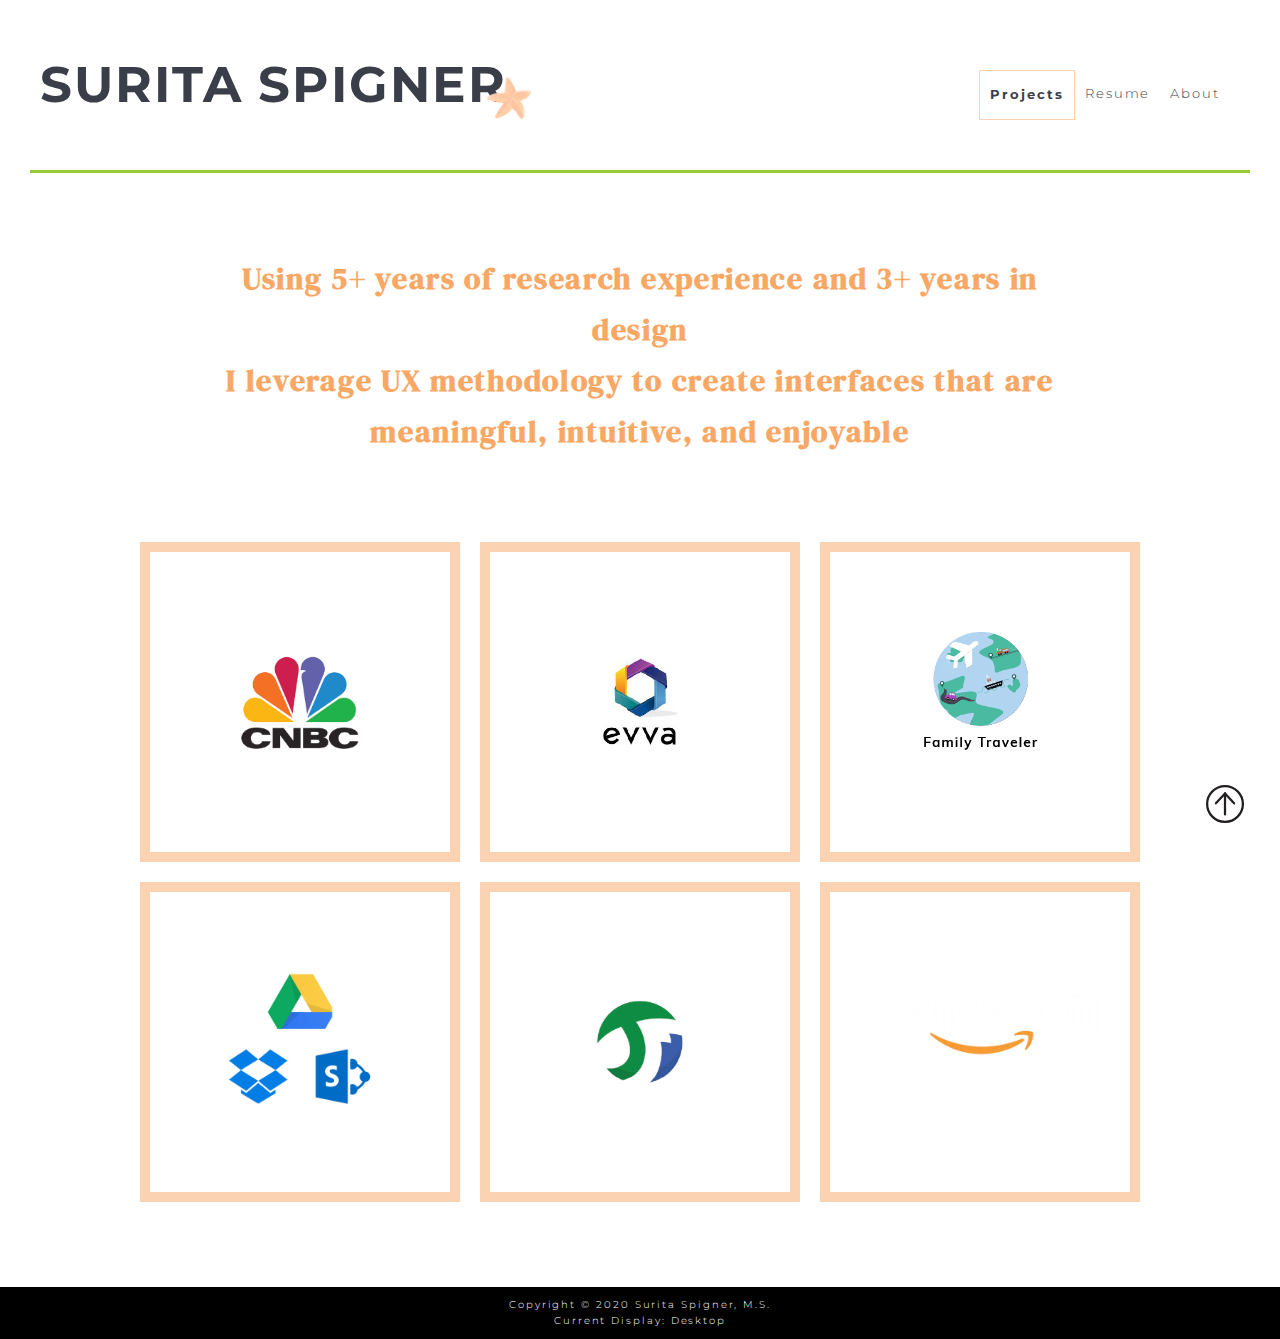
<file: index.html>
<!DOCTYPE html>
<html lang="en">
<!--HEAD: NAME OF PAGE AND REFERENCE TO CSS STYLESHEET-->
	<head>
		<!-- Global site tag (gtag.js) - Google Analytics -->
				<script async src="https://www.googletagmanager.com/gtag/js?id=UA-160395307-1"></script>
				<script>
				  window.dataLayer = window.dataLayer || [];
				  function gtag(){dataLayer.push(arguments);}
				  gtag('js', new Date());
				  gtag('config', 'UA-160395307-1');
				</script>

		<!-- Other Head content -->
		<meta charset="UTF-8">
		<title>Welcome</title>
		<link rel="stylesheet" type="text/css" href="css/html5reset.css">
		<link rel="stylesheet" type="text/css" href="css/style.css">

		<link href="https://fonts.googleapis.com/css?family=Raleway:200&display=swap" rel="stylesheet">

		<link href='https://fonts.googleapis.com/css?family=Montserrat' rel='stylesheet'>

		<link href='https://fonts.googleapis.com/css?family=DM Serif Display' rel='stylesheet'>

		<link rel="shortcut icon" type="image/png" href=images/starfish2.png>
	</head>
	<!-- BODY & NAV -->
		<a id="top"></a><!-- for the button to go to top -->
		<body>
			<header>
				<button id="backtotopbutton">
					<a href="#top">
						<img src="images/uparrow.svg" alt="uparrow"/>
					</a>
				</button>
			<div class="skip">
				<a href="#main">Skip to Main Content</a>
			</div>
			<img src="images/starfish3.png" alt="logo" id = "logo">
			<h1 id = "suritaux">SURITA SPIGNER</h1>
			<nav id = "nav">
				<ul>
					<li class="index"><a class="current" href = index.html> Projects </a></li>
					<li class="resume"><a href = resume.html> Resume </a></li>
					<li class="about"><a href = about.html> About </a></li>
				</ul>
			</nav>
		</header>
		<main id="main">
			<div class="uxanimation1">
				<span class="UX1">Using 5+ years of research experience and 3+ years in design</span>
				<span class="X1">I leverage UX methodology to create interfaces that are <br> meaningful, intuitive, and enjoyable</span>
			</div>
				<div class="gallery">
					<a href="cnbc.html" id="image1" alt="cnbc logo"></a>
					<a href="evva.html" id="image2" alt="evva logo"></a>
					<a href="traveler.html" id="image3" alt="traveler logo"></a>
					<!-- break -->
					<div class="break"></div>
					<!-- break -->
					<a href="fss.html" id="image4" alt="fss logo"></a>
					<a href="justfutures.html" id="image5" alt="just futures logo"></a>
					<a href="amazon.html" id="image6" alt="amazon logo"></a>
				</div>
		</main>
		<footer >
			<p>Copyright &copy; 2020 Surita Spigner, M.S. </p>
			<div class="mobilefooter"> Current Display: Mobile</div>
			<div class="tabletfooter"> Current Display: Tablet</div>
			<div class="desktopfooter"> Current Display: Desktop</div>

		</footer>
	</body>
</html>
</file>
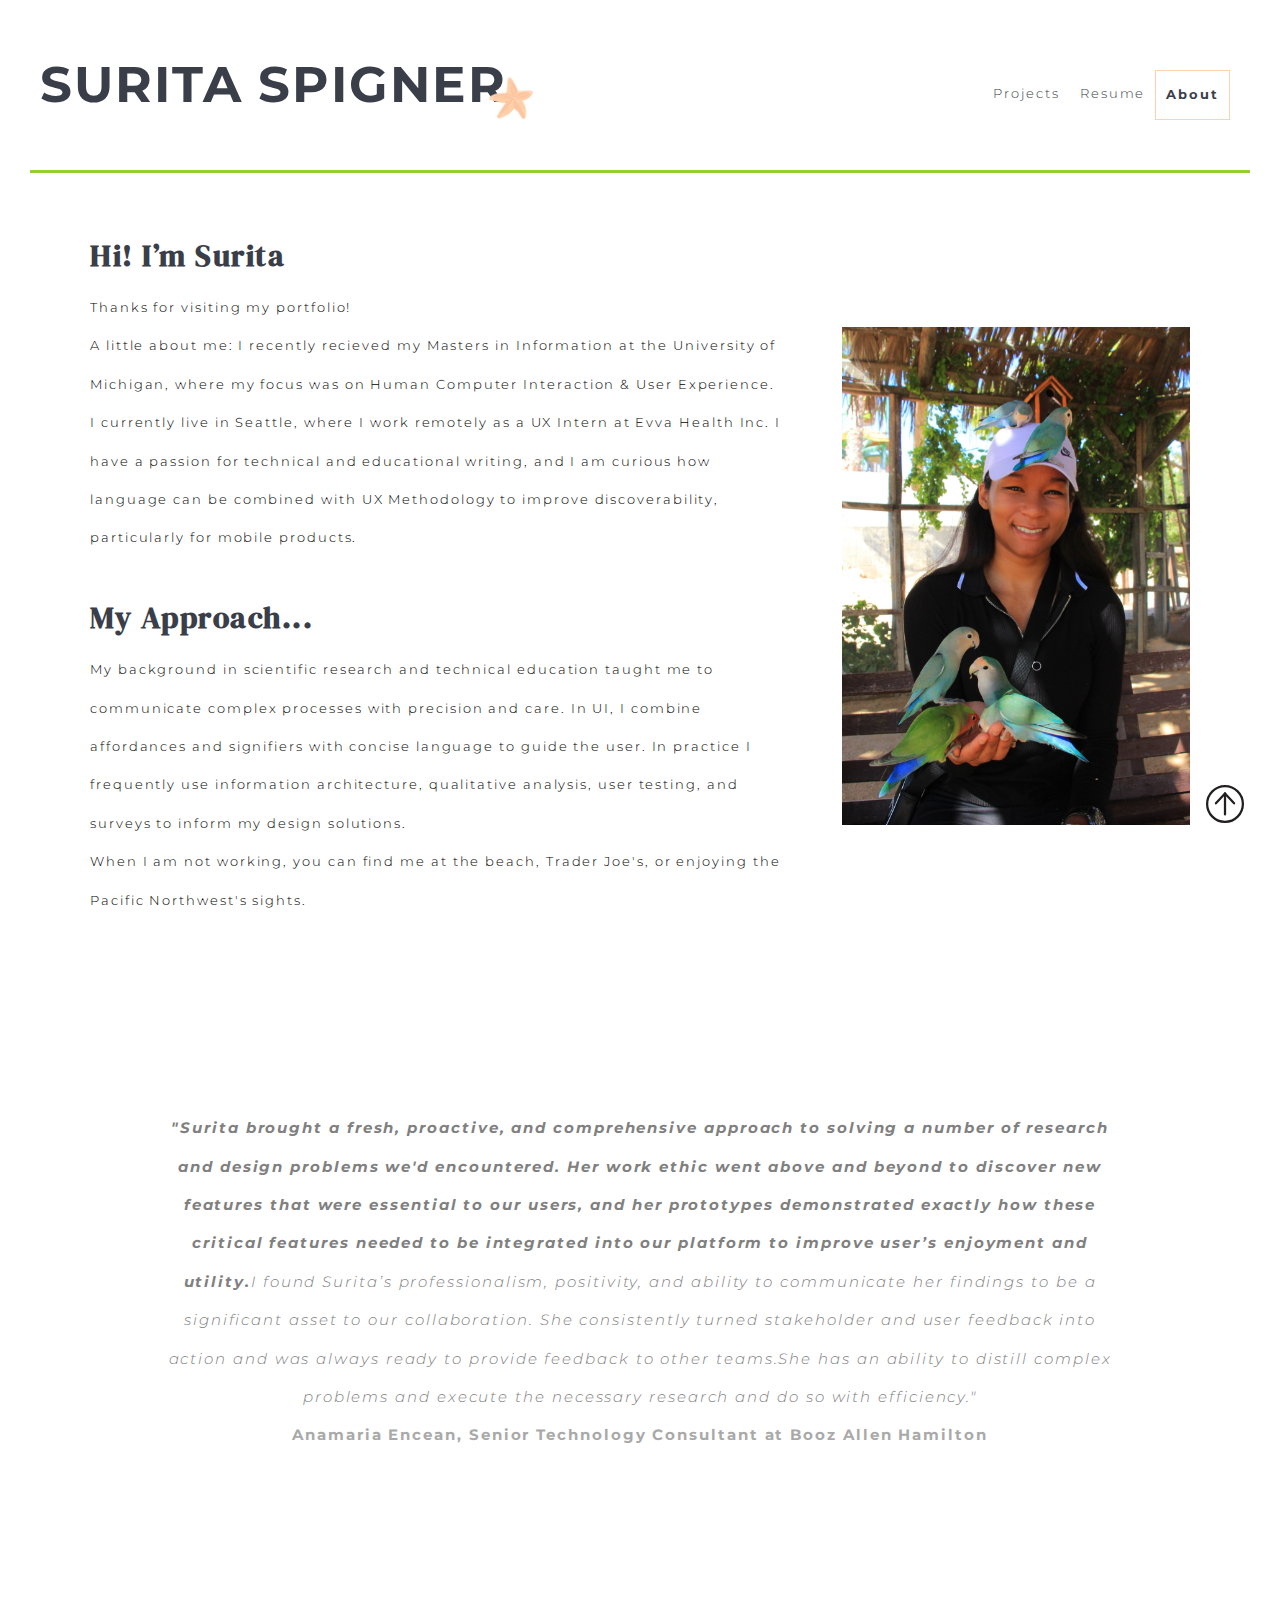
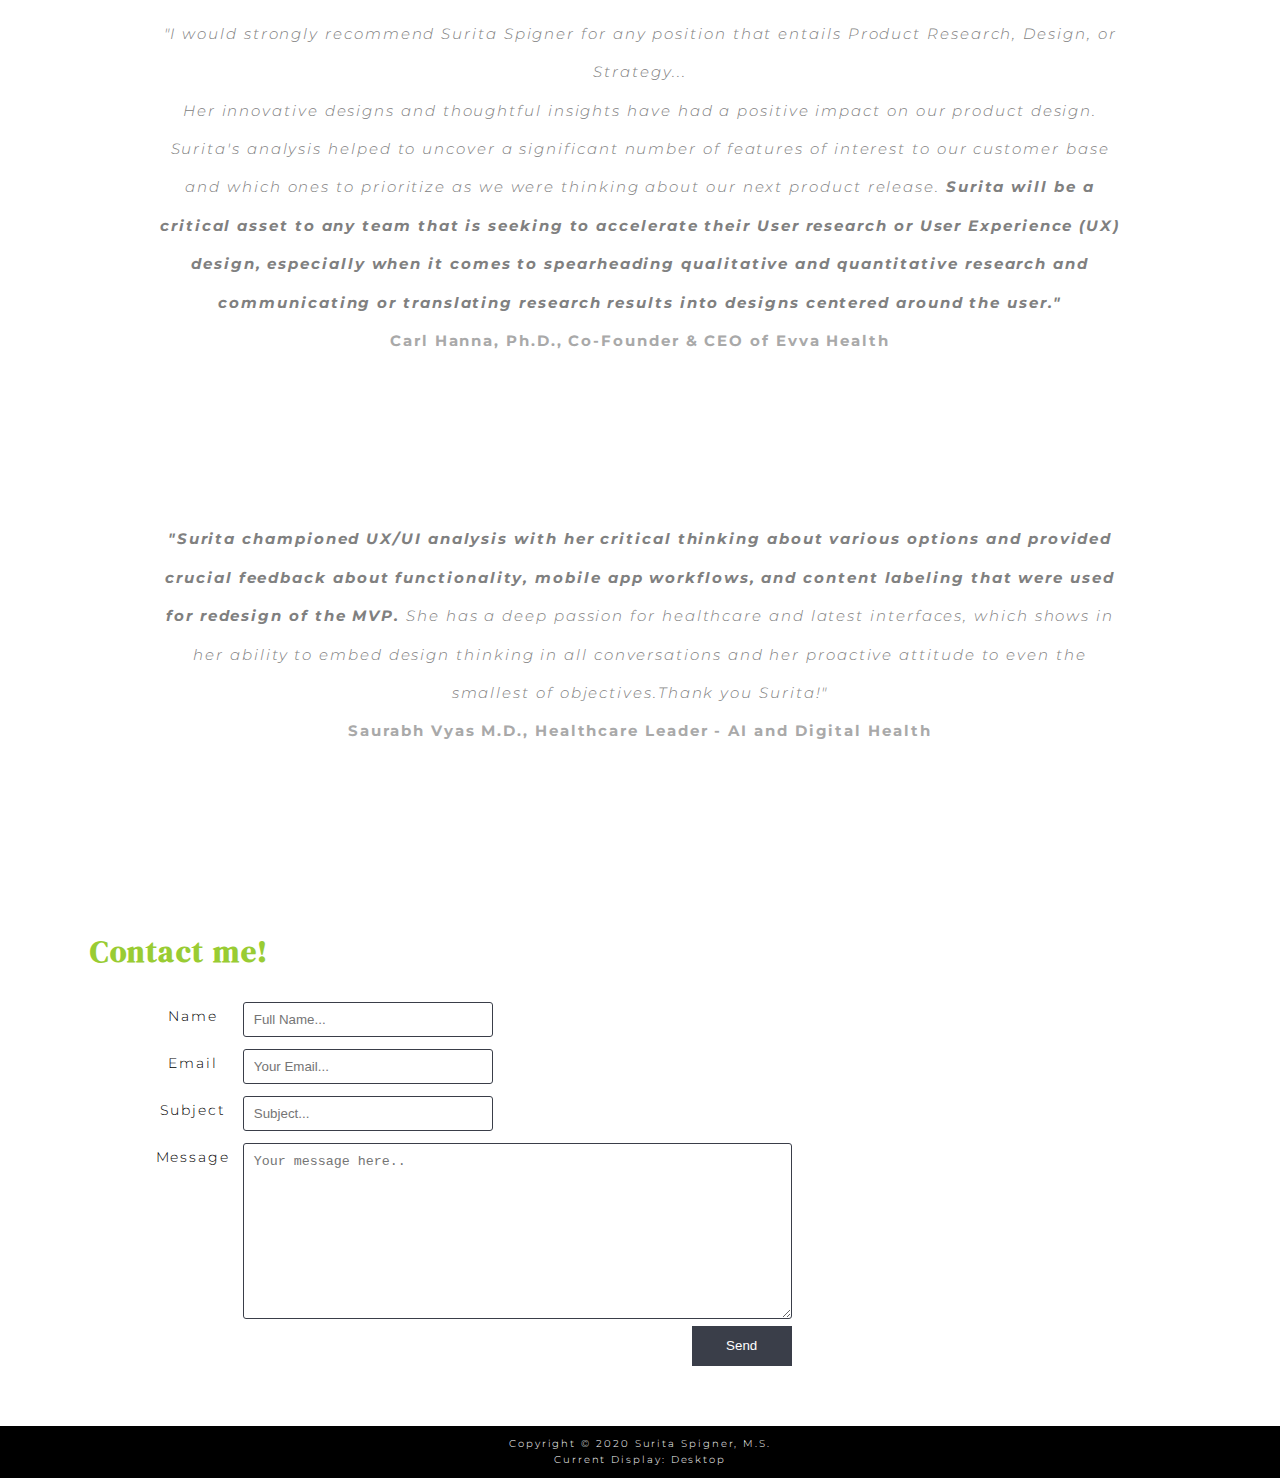
<file: about.html>
<!DOCTYPE html>
<html lang="en">
<!--HEAD: NAME OF PAGE AND REFERENCE TO CSS STYLESHEET-->
	<head>
		<!-- Global site tag (gtag.js) - Google Analytics -->
				<script async src="https://www.googletagmanager.com/gtag/js?id=UA-160395307-1"></script>
				<script>
				  window.dataLayer = window.dataLayer || [];
				  function gtag(){dataLayer.push(arguments);}
				  gtag('js', new Date());
				  gtag('config', 'UA-160395307-1');
				</script>

		<!-- Other Head content -->
		<meta charset="UTF-8">
		<title>About</title>
		<link rel="stylesheet" type="text/css" href="css/html5reset.css">
		<link rel="stylesheet" type="text/css" href="css/style.css">
		<link href="https://fonts.googleapis.com/css?family=Raleway:200&display=swap" rel="stylesheet">
		<link href='https://fonts.googleapis.com/css?family=DM Serif Display' rel='stylesheet'>
		<link href='https://fonts.googleapis.com/css?family=Montserrat' rel='stylesheet'>
		<link rel="shortcut icon" type="image/png" href=images/starfish2.png>		<link rel="shortcut icon" type="image/png" href=images/starfish2.png>
	</head>
	<!-- BODY & NAV -->
		<a id="top"></a><!-- for the button to go to top -->
		<body>
			<header>
				<button id="backtotopbutton">
					<a href="#top">
						<img src="images/uparrow.svg" alt="uparrow"/>
					</a>
				</button>
			<div class="skip">
				<a href="#main">Skip to Main Content</a>
			</div>
			<img src="images/starfish3.png" alt="logo" id = "logo">
			<h1 id = "suritaux">SURITA SPIGNER</h1>
			<nav id = "nav">
				<ul>
					<li class="index"><a  href = index.html> Projects </a></li>
					<li class="resume"><a href = resume.html> Resume </a></li>
					<li class="about"><a class="current" href = about.html> About </a></li>
				</ul>
			</nav>
		</header>
		<main id="main">
			<div id = "about-container">
				<div id = "about-text">
					<img src="images/profilepic1.jpg" alt="surita's profile picture" id = "profile-pic-before">
					<h2>Hi! I’m Surita</h2>
					<p>Thanks for visiting my portfolio!<br>
					A little about me: I recently recieved my Masters in Information at the University of Michigan, where my focus was on Human Computer Interaction & User Experience. I currently live in Seattle, where I work remotely as a UX Intern at Evva Health Inc.  I have a passion for technical and educational writing, and I am curious how language can be combined with UX Methodology to improve discoverability, particularly for mobile products. </p>
					<br>
					<h2>My Approach...</h2>
					<p>My background in scientific research and technical education taught me to communicate complex processes with precision and care. In UI, I combine affordances and signifiers with concise language to guide the user. In practice I frequently use information architecture, qualitative analysis, user testing, and surveys to inform my design solutions. <br>
					When I am not working, you can find me at the beach, Trader Joe's, or enjoying the Pacific Northwest's sights.
					</p>
				</div> <!-- abouttext closer div -->
				<img src="images/profilepic1.jpg" alt="surita's profile picture" id = "profile-pic-after">
			</div> <!-- about container closer div -->
			<div class = "quotes">
				<div class = "recco-quote">
					<p>
					<span class="recco-bold"> "Surita brought a fresh, proactive, and comprehensive approach to solving a number of research and design problems we'd encountered. Her work ethic went above and beyond to discover new features that were essential to our users, and her prototypes demonstrated exactly how these critical features needed to be integrated into our platform to improve user’s enjoyment and utility.</span>I found Surita’s professionalism, positivity, and ability to communicate her findings to be a significant asset to our collaboration. She consistently turned stakeholder and user feedback into action and was always ready to provide feedback to other teams.She has an ability to distill complex problems and execute the necessary research and do so with efficiency."
					</p>
					<p class="recco-person">Anamaria Encean, Senior Technology Consultant at Booz Allen Hamilton</p>
				</div> <!-- reccomendation quote closer div -->
				<div class = "recco-quote">
					<p>"I would strongly recommend Surita Spigner for any position that entails Product Research, Design, or Strategy...
					<br>
					Her innovative designs and thoughtful insights have had a positive impact on our product design. Surita's analysis helped to uncover a significant number of features of interest to our customer base and which ones to prioritize as we were thinking about our next product release. <span class="recco-bold">Surita will be a critical asset to any team that is seeking to accelerate their User research or User Experience (UX) design, especially when it comes to spearheading qualitative and quantitative research and communicating or translating research results into designs centered around the user."</span>
					</p>
					<p class="recco-person">Carl Hanna, Ph.D., Co-Founder & CEO of Evva Health</p>
				</div> <!-- reccomendation quote closer div -->
				<div class = "recco-quote">
					<p>
					<span class="recco-bold"> "Surita championed UX/UI analysis with her critical thinking about various options and provided crucial feedback about functionality, mobile app workflows, and content labeling that were used for redesign of the MVP.</span> She has a deep passion for healthcare and latest interfaces, which shows in her ability to embed design thinking in all conversations and her proactive attitude to even the smallest of objectives.Thank you Surita!"
					</p>
					<p class="recco-person">Saurabh Vyas M.D., Healthcare Leader - AI and Digital Health</p>

				</div> <!-- reccomendation quote closer div -->

			</div> 	<!-- quotes closer div -->
			<h4> Contact me!</h4>
			<!-- contact form -->
			<div class="form-container">
				<form action="https://formspree.io/xayoando" method="POST">

<!-- name -->
							<label for="name">Name</label>
							<input type="text" name="name" placeholder="Full Name..." id="name"/>
<!-- email -->
							<label for="email" id="email-label">Email</label>
							<input type="email" name="_replyto" placeholder="Your Email..." id="email"/>

<!-- subject -->
							<label for="subject">Subject</label>
							<input type="text" name="subject" placeholder="Subject..." id="subject"/>
<!-- Message -->
							<label for="message">Message</label>
							<textarea name="message" placeholder="Your message here.." id="message"></textarea>

						<input type="submit" value="Send" id= "submit-button"/>

				</form>
			</div>
		</main>
		<footer>
			<p>Copyright &copy; 2020 Surita Spigner, M.S. </p>
			<div class="mobilefooter"> Current Display: Mobile</div>
			<div class="tabletfooter"> Current Display: Tablet</div>
			<div class="desktopfooter"> Current Display: Desktop</div>
		</footer>
	</body>
</html>
</file>
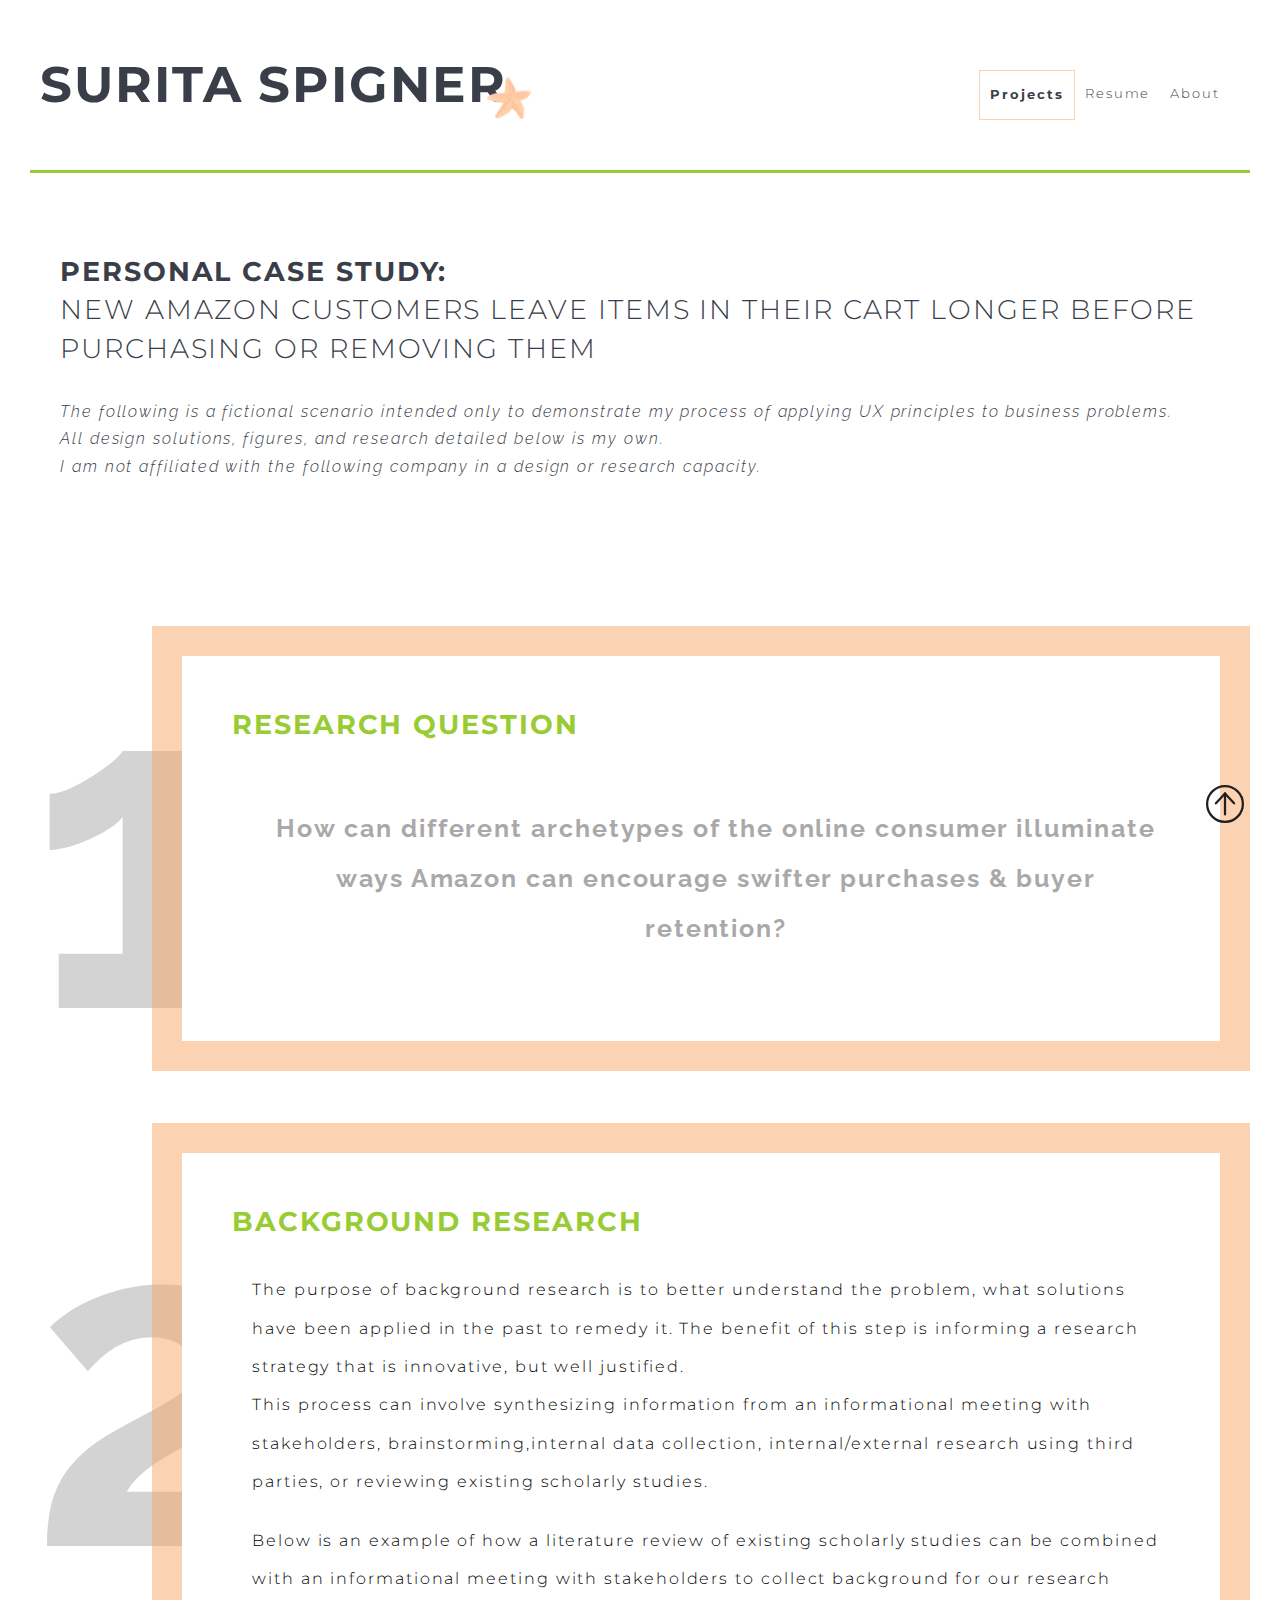
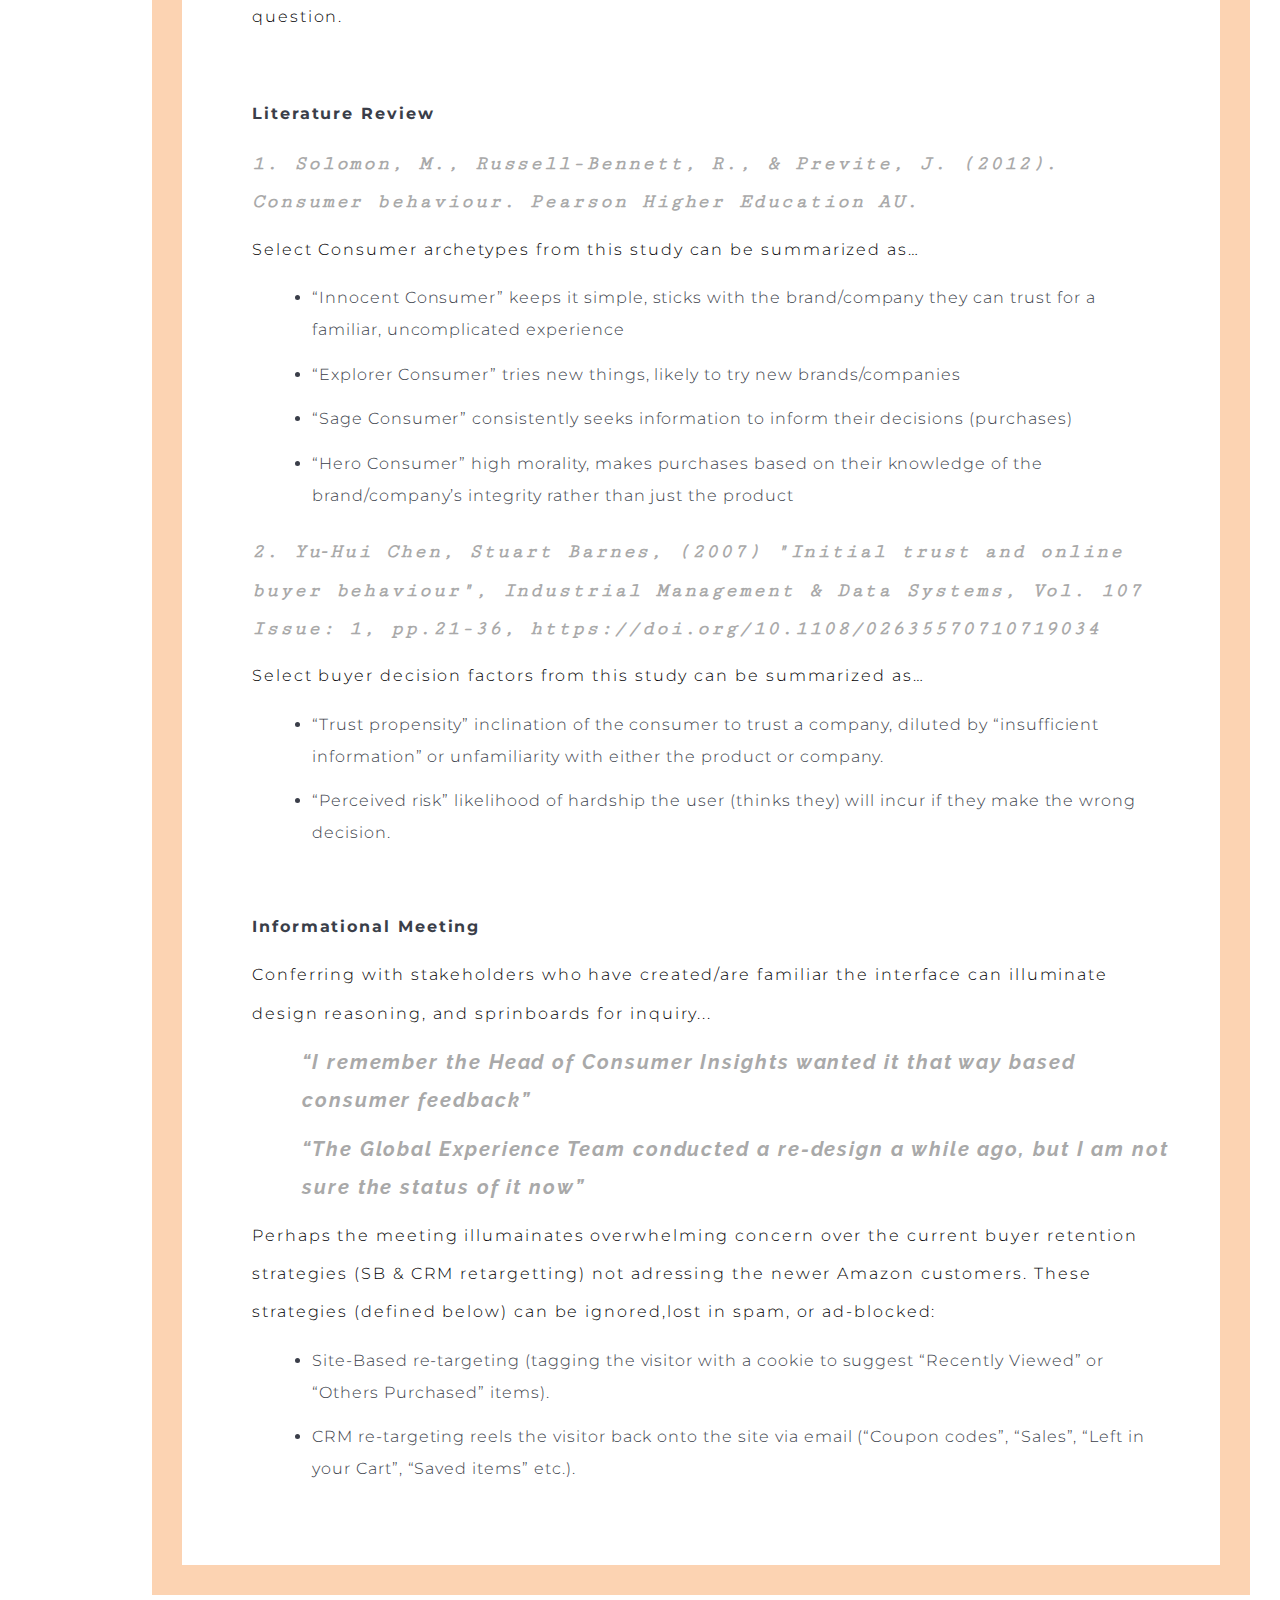
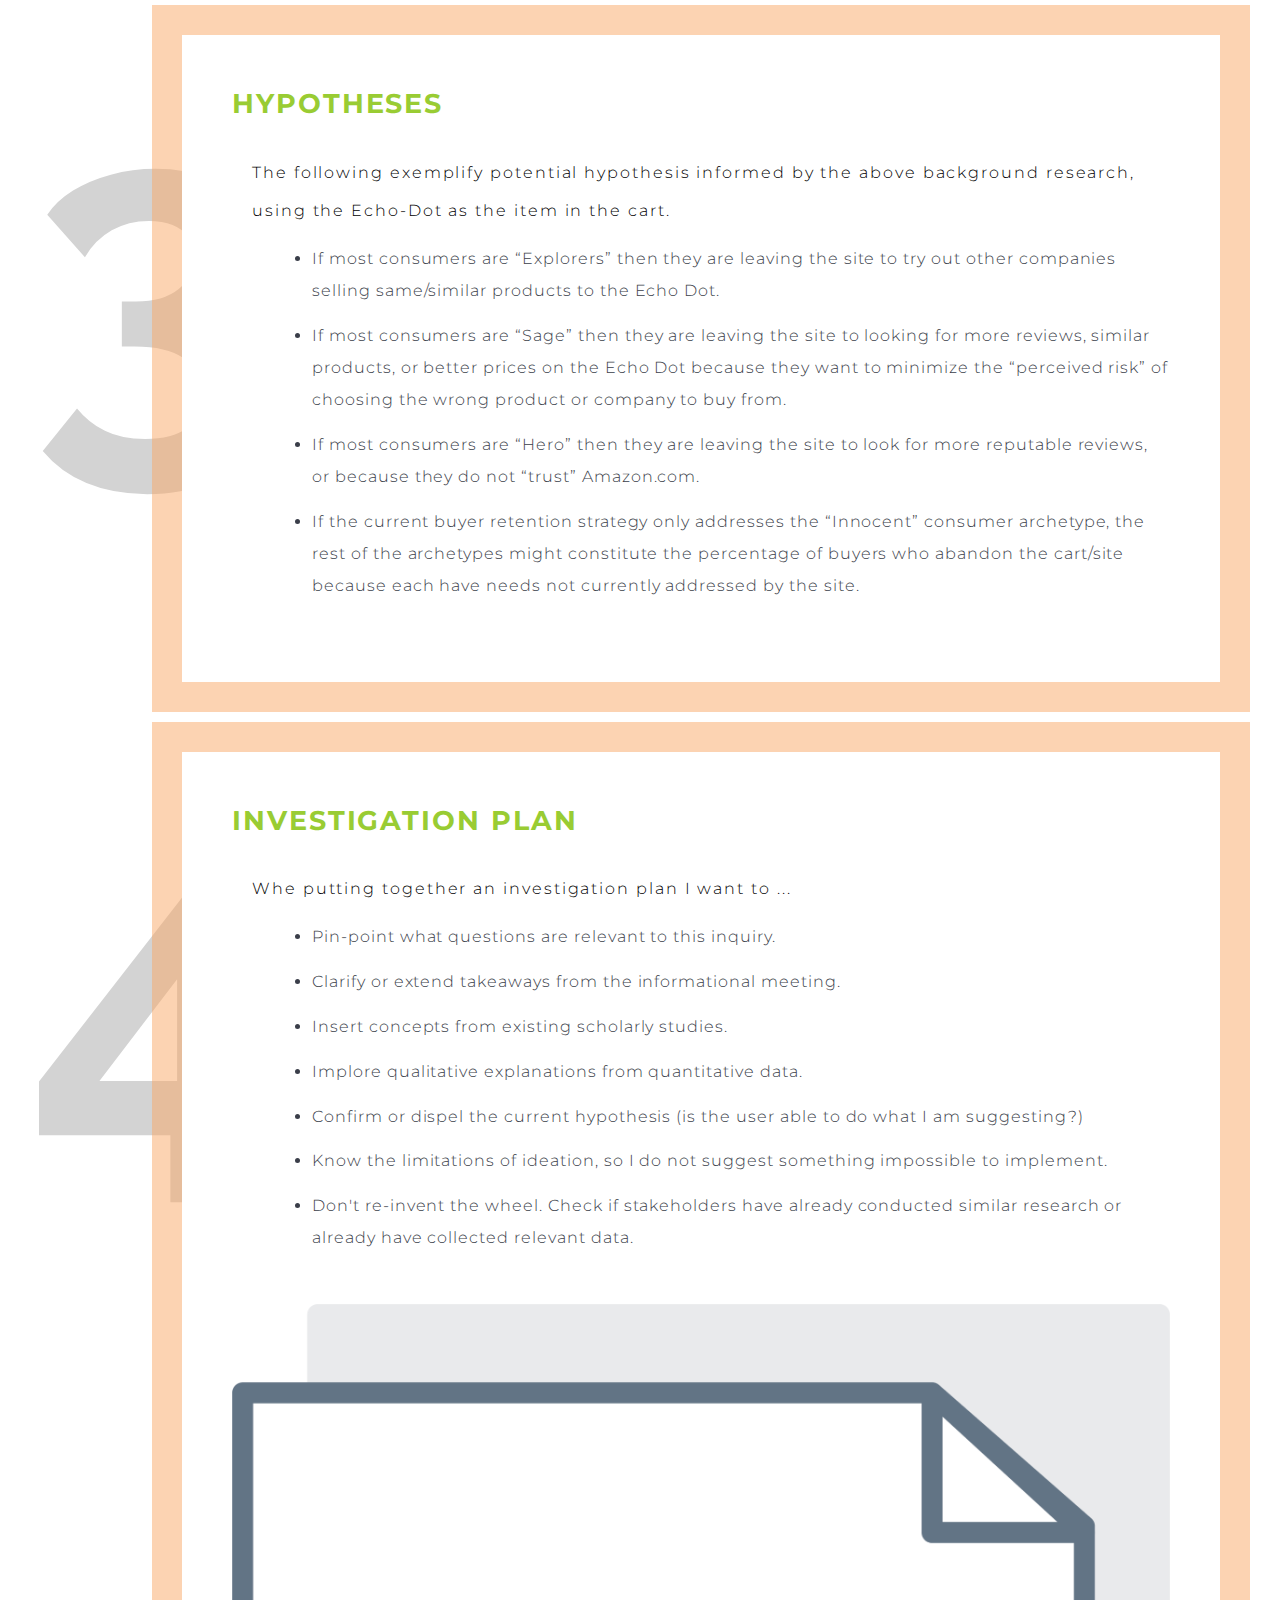
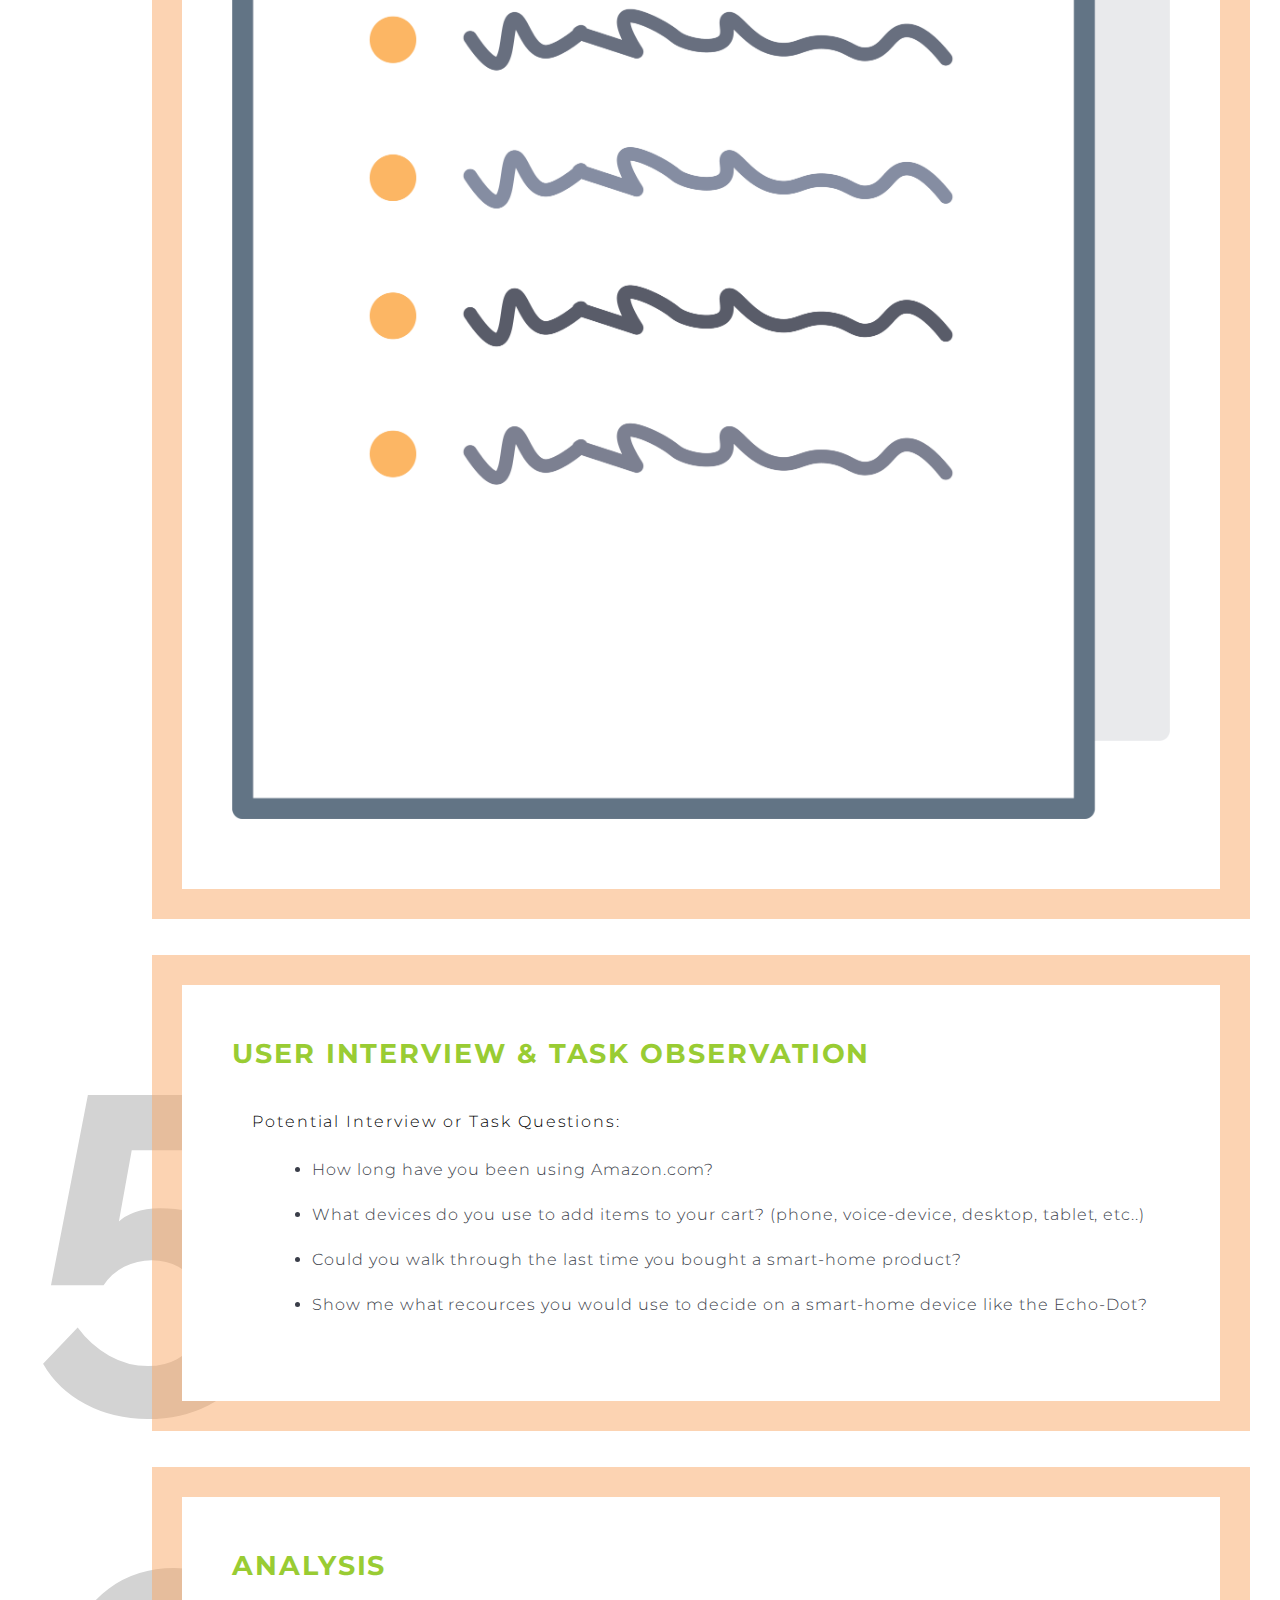
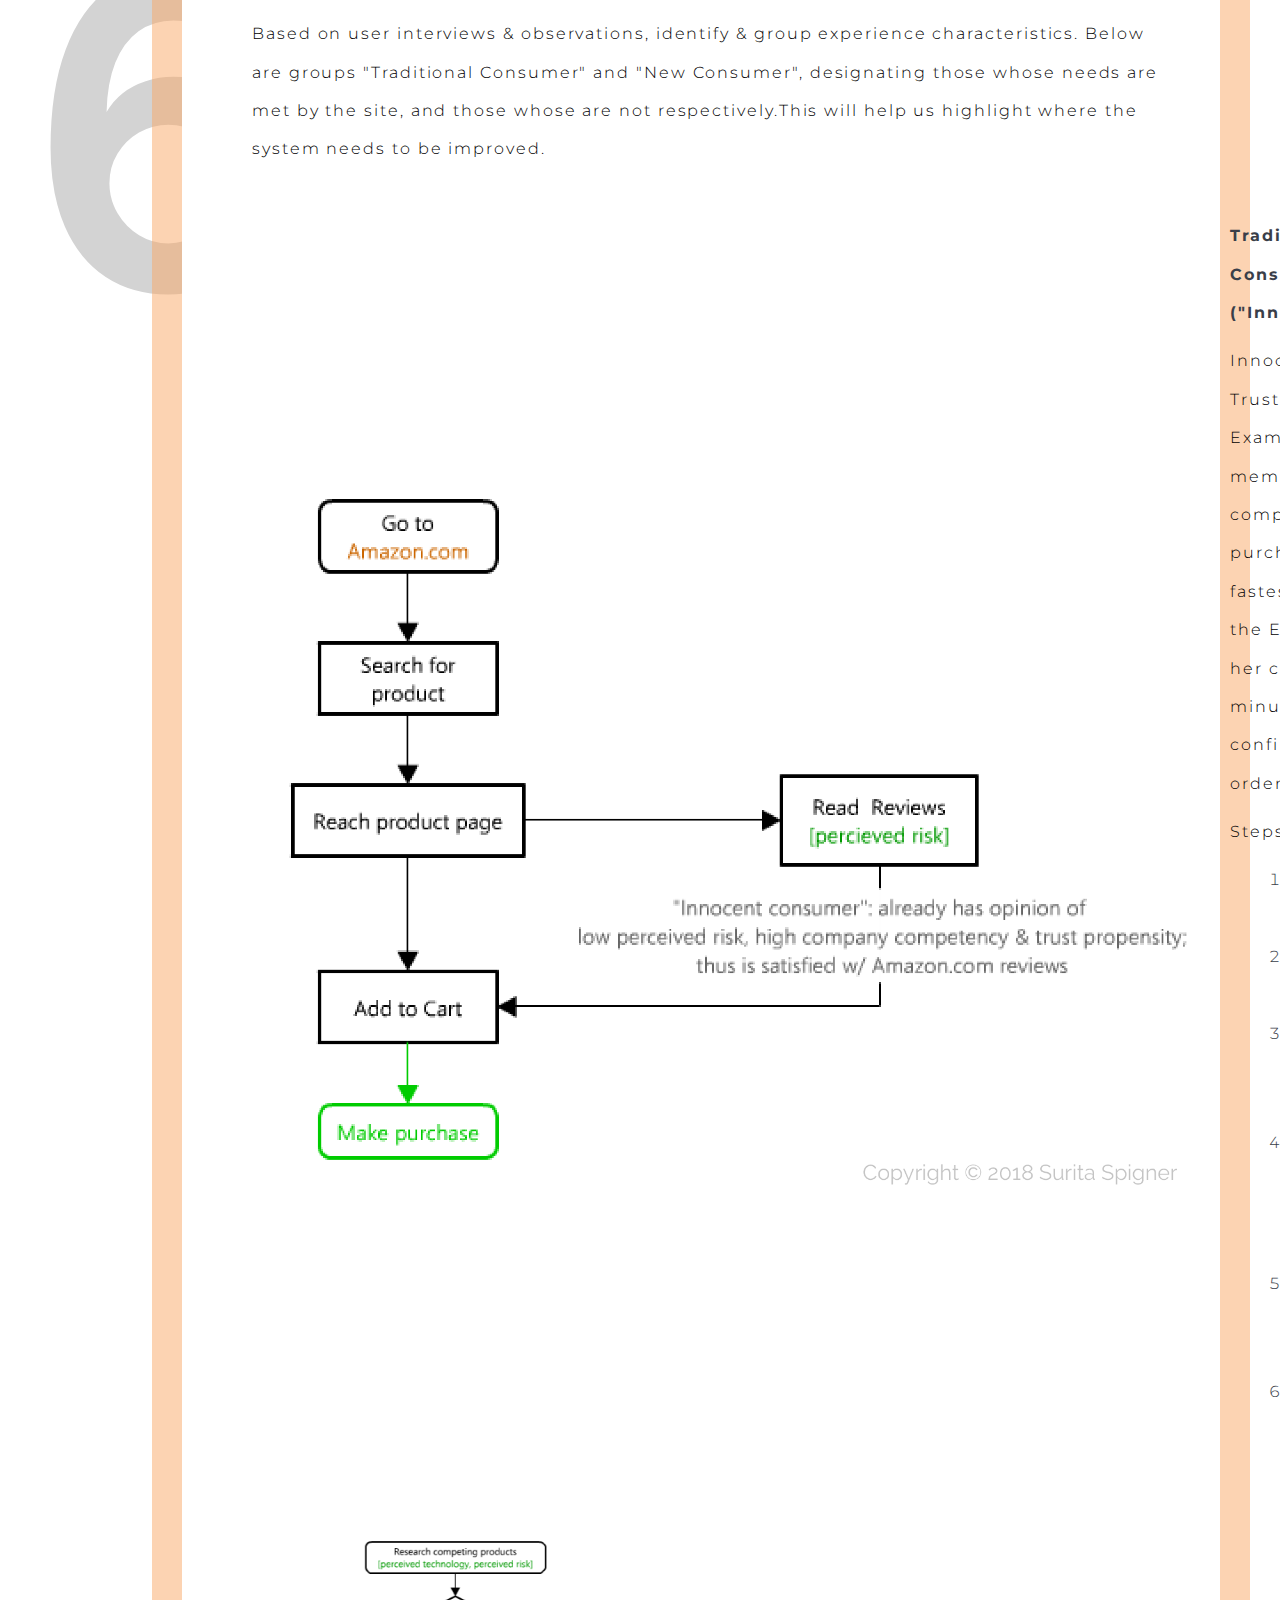
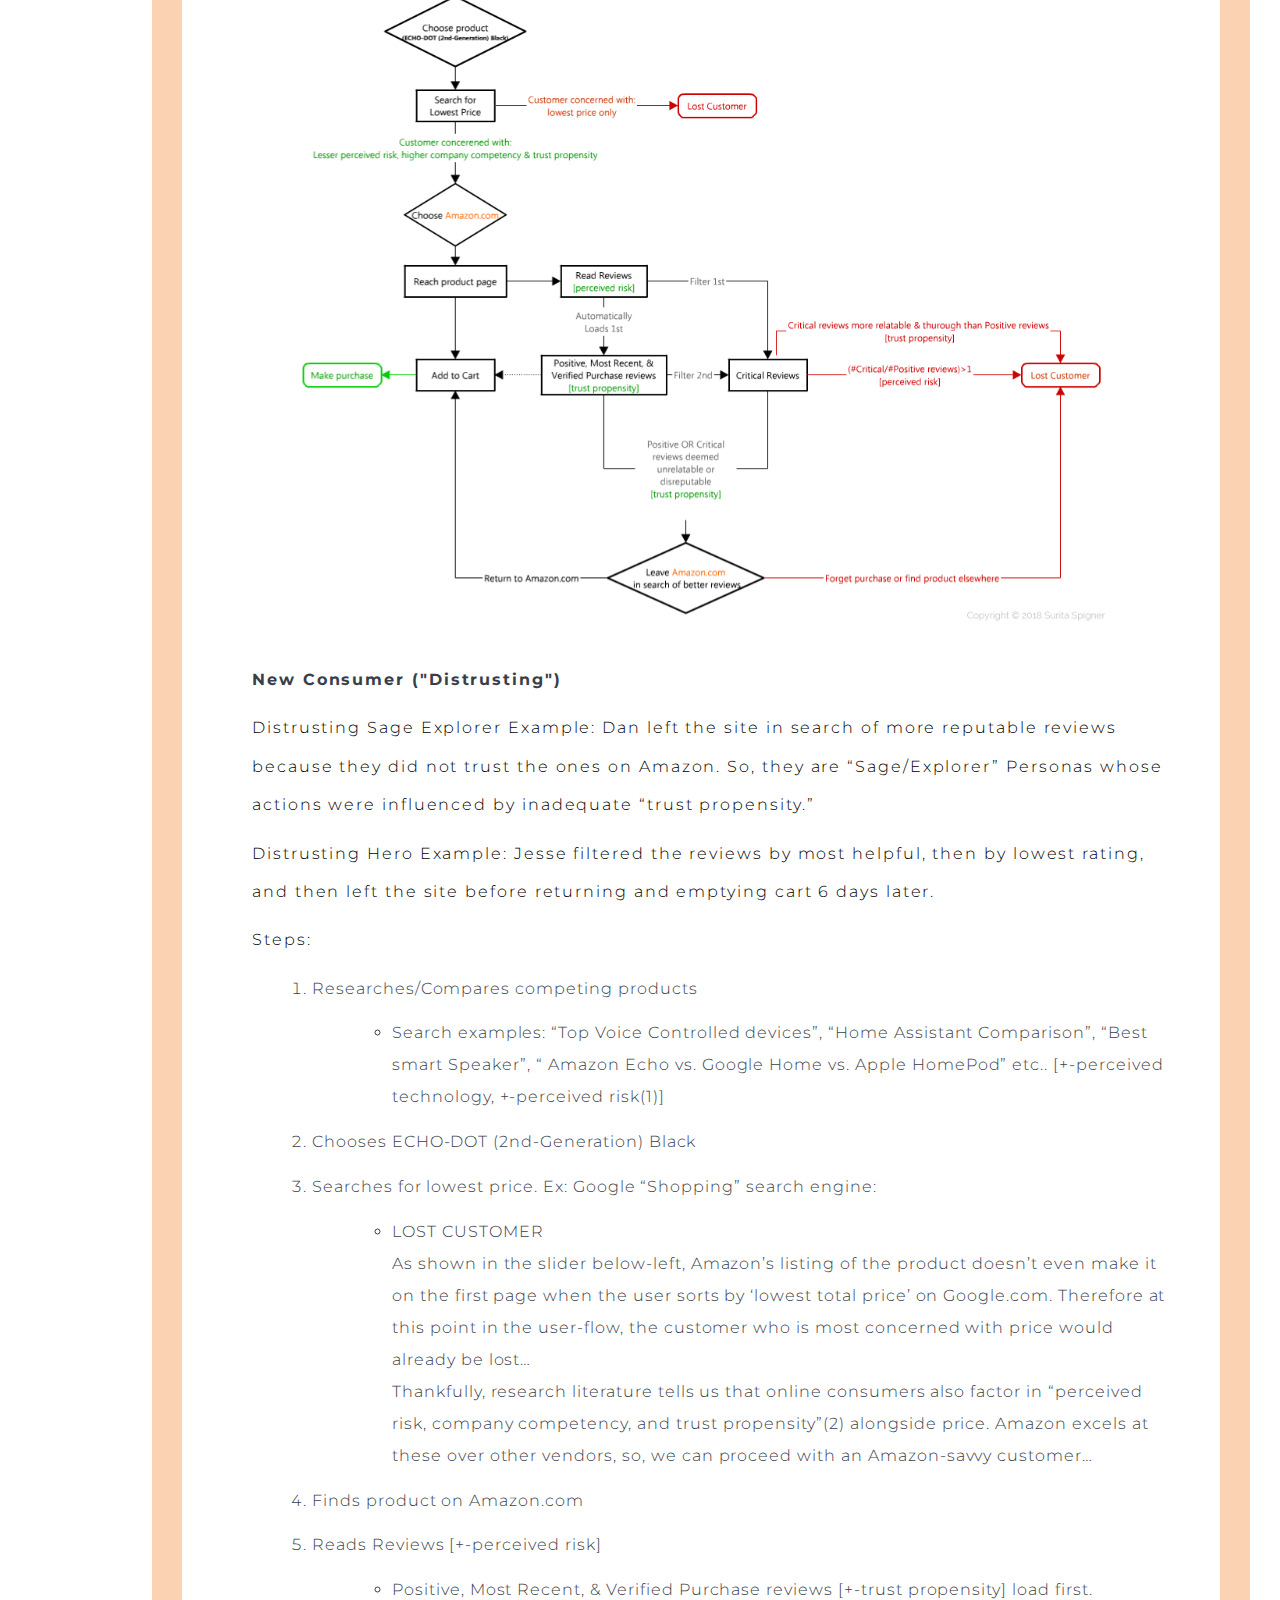
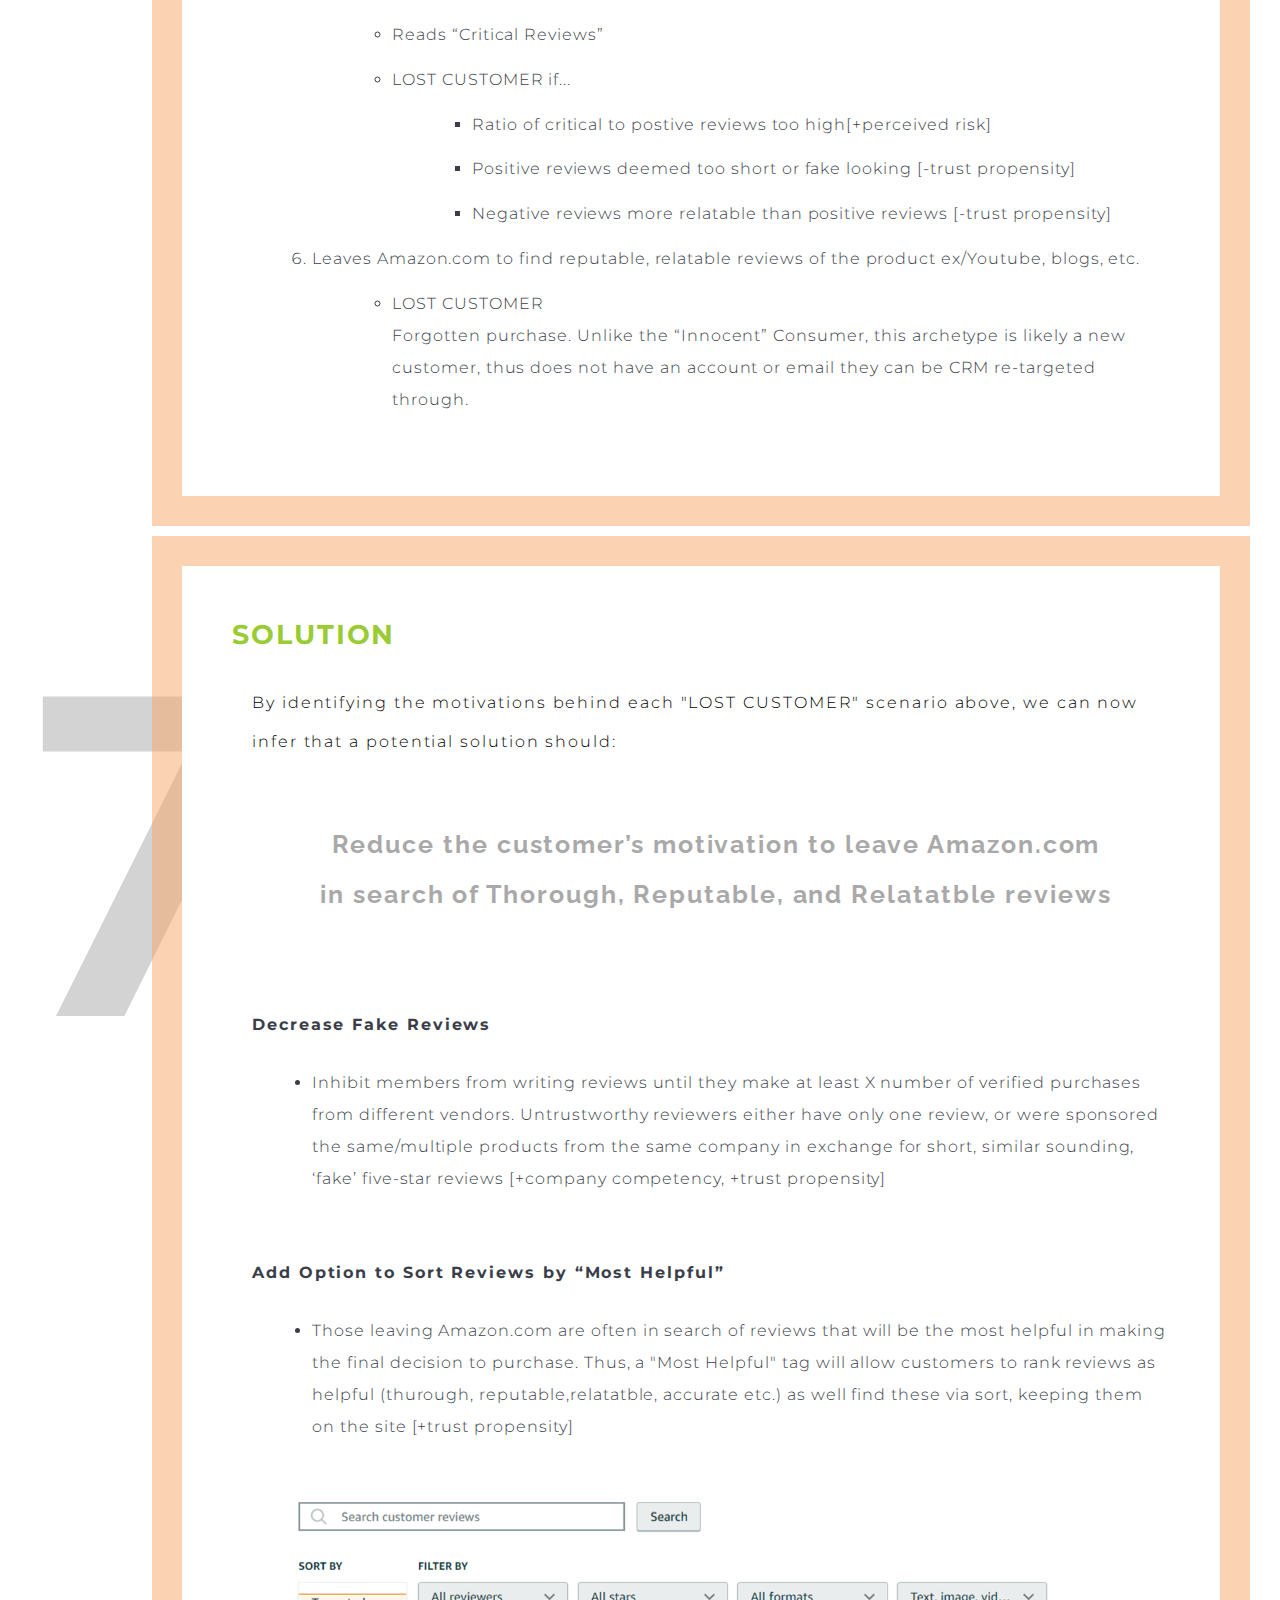
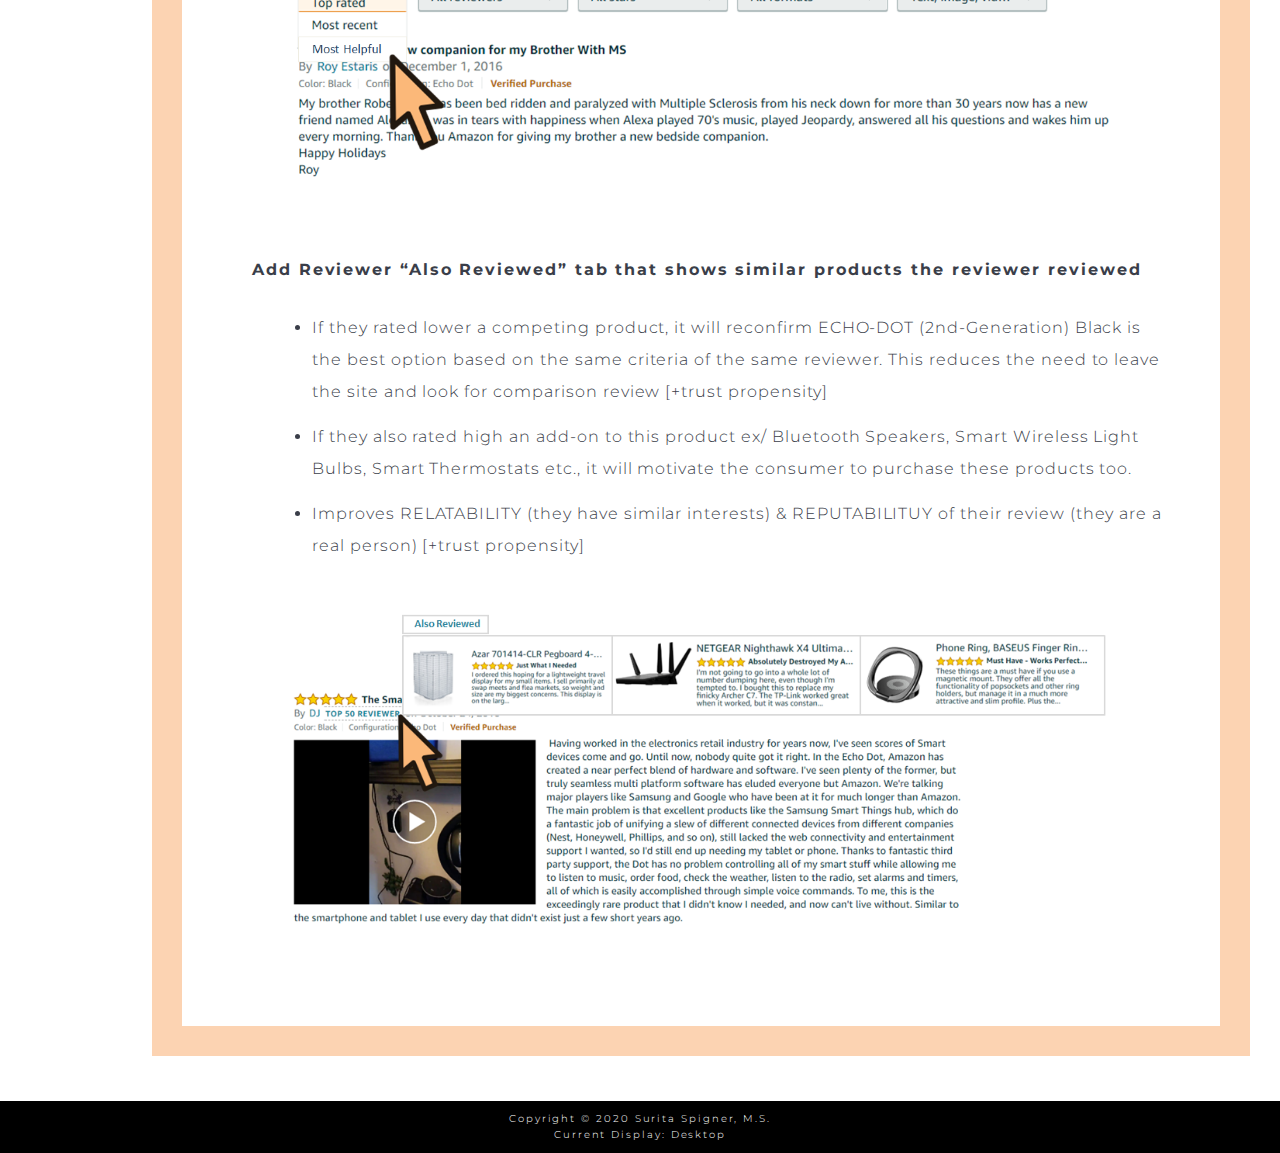
<file: amazon.html>
<!DOCTYPE html>
<html lang="en">
<!--HEAD: NAME OF PAGE AND REFERENCE TO CSS STYLESHEET-->
	<head>
		<!-- Global site tag (gtag.js) - Google Analytics -->
				<script async src="https://www.googletagmanager.com/gtag/js?id=UA-160395307-1"></script>
				<script>
				  window.dataLayer = window.dataLayer || [];
				  function gtag(){dataLayer.push(arguments);}
				  gtag('js', new Date());
				  gtag('config', 'UA-160395307-1');
				</script>

		<!-- Other Head content -->
		<meta charset="UTF-8">
		<title>Process</title>
		<link rel="stylesheet" type="text/css" href="css/html5reset.css">
		<link rel="stylesheet" type="text/css" href="css/style.css">
		<link href="https://fonts.googleapis.com/css?family=Raleway:200&display=swap" rel="stylesheet">

		<link href='https://fonts.googleapis.com/css?family=Montserrat' rel='stylesheet'>
		<link href='https://fonts.googleapis.com/css?family=DM Serif Display' rel='stylesheet'>
		<link href='https://fonts.googleapis.com/css?family=Cutive Mono' rel='stylesheet'>
		<link rel="shortcut icon" type="image/png" href=images/starfish2.png>		<link rel="shortcut icon" type="image/png" href=images/starfish2.png>
	</head>

<!-- BODY & NAV -->
	<a id="top"></a><!-- for the button to go to top -->
	<body>
		<header>
			<button id="backtotopbutton">
				<a href="#top">
					<img src="images/uparrow.svg" alt="uparrow"/>
				</a>
			</button>

			<div class="skip">
				<a href="#main">Skip to Main Content</a>
			</div>
			<img src="images/starfish3.png" alt="logo" id = "logo"/>
			<h1 id = "suritaux">SURITA SPIGNER</h1>
			<nav id = "nav">
				<ul>
					<li class="index"><a class="current" href = index.html> Projects </a></li>
					<li class="resume"><a href = resume.html> Resume </a></li>
					<li class="about"><a href = about.html> About </a></li>
				</ul>
			</nav>
		</header>
<!-- MAIN:PAGE CONTENTS -->
		<main>
<!-- <p id="main" tabindex="-1"> -->

			<!-- <img src="images/cnbc-logo.png" alt="cnbc logo" id = "toplogo"> -->
			<div class="top-flexcontainer">
				<div class="projecttitle-regular"><span class="bold">Personal Case Study:</span><br>NEW AMAZON CUStomers leave items in their cart longer BEFORE PURCHASING OR REMOVING THEm</div>
			</div>
<!-- Text Effect Citation: http://nimbupani.com/using-background-clip-for-text-with-css-fallback.html -->
			<div class="top-description-left">
				<p> The following is a fictional scenario intended only to demonstrate my process of applying UX principles to business problems.
				<br> All design solutions, figures, and research detailed below is my own.
				<br> I am not affiliated with the following company in a design or research capacity.
				</p>
			</div>
			<div class="container">
				<div class="step1"> 1 </div>
        <div class = "stepcontent stepcontentborder">
          <div class = "steptitle">RESEARCH QUESTION</div>
          <br>
          <p id = "researchq2"> How can different archetypes of the online consumer illuminate ways Amazon can encourage swifter purchases & buyer retention?</p>
          <br>
        </div> <!-- closer step 1 div -->
				<div class="step2"> 2 </div>
        <div class = "stepcontent stepcontentborder">
          <div class = "steptitle">BACKGROUND RESEARCH</div>
          <div id = "sc-container">
            <div id = "sc-text-before">
              <p>The purpose of background research is to better understand the problem, what solutions have been applied in the past to remedy it. The benefit of this step is informing a research strategy that is innovative, but well justified. <br> This process can involve synthesizing information from an informational meeting with stakeholders, brainstorming,internal data collection, internal/external research using third parties, or reviewing existing scholarly studies.<p>
							<p>Below is an example of how a literature review of existing scholarly studies can be combined with an informational meeting with stakeholders to collect background for our research question.<p>
							<p class="bold"><br>Literature Review</p>
              <p id = "quote-amazon"> 1. Solomon, M., Russell-Bennett, R., & Previte, J. (2012). Consumer behaviour. Pearson Higher Education AU.
              </p>
							<p>Select Consumer archetypes from this study can be summarized as…
							<ul>
								<li>“Innocent Consumer” keeps it simple, sticks with the brand/company they can trust for a familiar, uncomplicated experience</li>
								<li>“Explorer Consumer” tries new things, likely to try new brands/companies </li>
								<li>“Sage Consumer” consistently seeks information to inform their decisions (purchases)</li>
								<li>“Hero Consumer” high morality, makes purchases based on their knowledge of the brand/company’s integrity rather than just the product </li>
							</ul>
							</p>
							<p id = "quote-amazon"> 2. Yu‐Hui Chen, Stuart Barnes, (2007) "Initial trust and online buyer behaviour", Industrial Management & Data Systems, Vol. 107 Issue: 1, pp.21-36, https://doi.org/10.1108/02635570710719034
              </p>
							<p>Select buyer decision factors from this study can be summarized as…
							<ul>
								<li>“Trust propensity” inclination of the consumer to trust a company, diluted by “insufficient information” or unfamiliarity with either the product or company. </li>
								<li>“Perceived risk” likelihood of hardship the user (thinks they) will incur if they make the wrong decision.</li>
							</ul>
							</p>
							<p class="bold"><br>Informational Meeting</p>
							<p> Conferring with stakeholders who have created/are familiar the interface can illuminate design reasoning, and sprinboards for inquiry... </p>
							<p id="quote-fss">“I remember the Head of Consumer Insights wanted it that way based consumer feedback”</
							</p>
							<p id="quote-fss">“The Global Experience Team conducted a re-design a while ago, but I am not sure the status of it now”</
							</p>
              <p>Perhaps the meeting illumainates overwhelming concern over the current buyer retention strategies (SB & CRM retargetting) not adressing the newer Amazon customers. These strategies (defined below) can be ignored,lost in spam, or ad-blocked:
								<ul>
									<li>Site-Based re-targeting (tagging the visitor with a cookie to suggest  “Recently Viewed” or “Others Purchased” items).</li>
									<li>CRM re-targeting reels the visitor back onto the site via email (“Coupon codes”, “Sales”, “Left in your Cart”, “Saved items” etc.).
								</ul>
							</p>
					 </div> <!--text closer div -->
          </div>
        </div> <!--step 2 closer div -->
				<div class="step3"> 3 </div>
					<div class = "stepcontent stepcontentborder">
						<div class = "steptitle">HYPOTHESES</div>
						<div id = "sc-container">
	            <div id = "sc-text-before">
		            <p> The following exemplify potential hypothesis informed by the above background research, using the Echo-Dot as the item in the cart.
									<ul>
										<li>If most consumers are “Explorers” then they are leaving the site to try out other companies selling same/similar products to the Echo Dot.</li>
										<li>If most consumers are “Sage” then they are leaving the site to  looking for more reviews, similar products, or better prices on the Echo Dot because they want to minimize the “perceived risk” of choosing the wrong product or company to buy from.
										<li>If most consumers are “Hero” then they are leaving the site to look for more reputable reviews, or because they do not “trust” Amazon.com.</li>
										<li>If the current buyer retention strategy only addresses the “Innocent” consumer archetype, the rest of the archetypes might constitute the percentage of buyers who abandon the cart/site because each have needs not currently addressed by the site.
									</ul>
								</p>
						</div> <!--text closer div -->
					 </div>
					</div> <!--step 3 closer div -->
					<div class="step4"> 4 </div>
          <div class = "stepcontent stepcontentborder">
            <div class = "steptitle">INVESTIGATION PLAN</div>
            <div id = "sc-container">
              <div id = "sc-text-before">
                <p> Whe putting together an investigation plan I want to ...
									<ul>
										<li>Pin-point what questions are relevant to this inquiry.</li>
										<li>Clarify or extend takeaways from the informational meeting.</li>
										<li>Insert concepts from existing scholarly studies.</li>
										<li>Implore qualitative explanations from quantitative data.</li>
										<li>Confirm or dispel the current hypothesis (is the user able to do what I am suggesting?)</li>
										<li>Know the limitations of ideation, so I do not suggest something impossible to implement.</li>
										<li>Don't re-invent the wheel. Check if stakeholders have already conducted similar research or already have collected relevant data.</li>
                	</ul>
                </p>
              </div> <!--text closer div -->
              <img src="images/amazonlisticon.png" alt="icon of amazon list" id = "sc-pic-before">
					  </div>
          </div> <!--step 4 closer div -->
          <div class="step5"> 5 </div>
          <div class = "stepcontent stepcontentborder">
            <div class = "steptitle">USER INTERVIEW & TASK OBSERVATION</div>
            <div id = "sc-container">
              <div id = "sc-text-before">
                <p>Potential Interview or Task Questions:
									<ul>
										<li>How long have you been using Amazon.com?</li>
										<li>What devices do you use to add items to your cart? (phone, voice-device, desktop, tablet, etc..)</li>
										<li>Could you walk through the last time you bought a smart-home product? </li>
										<li>Show me what recources you would use to decide on a smart-home device like the Echo-Dot?</li>
									</ul>
								</p>
              </div> <!--text closer div -->
            </div>
          </div> <!--step 5 closer div -->
					<div class="step6"> 6 </div>
          <div class = "stepcontent stepcontentborder">
            <div class = "steptitle">Analysis</div>
            <div id = "sc-container">
              <div id = "sc-text-before">
								<p>Based on user interviews & observations, identify & group experience characteristics. Below are groups "Traditional Consumer" and "New Consumer", designating those whose needs are met by the site, and those whose are not respectively.This will help us highlight where the system needs to be improved.</p>
								<br>
								<div id="bs-inner-container1">
									<img src="images/ux_amazon_traditionalconsumer.png" alt="innocent buyer chart" class = "amz-pic-before">
									<div>
									<p class="bold">Traditional Consumer ("Innocent") </p>
									<p> Innocent & Trusting Example: Prime member Parkavi completed her purchase the fastest, leaving the Echo Dot in her cart for only 5 minutes before confirming her order.
									</p>
									<p>Steps:
										<ol>
											<li>Goes to Amazon.com</li>
											<li>Searches product</li>
											<li>Lands on product page</li>
											<li>Reads Amazon.com User Reviews</li>
				 							<li>Adds product to cart</li>
											<li>Completes Purchase </li>
										</ol>
									</p>
								</div>
								</div><!-- closer bs innnercontainer1 -->
								<br>
								<img src="images/ux_amazon_newconsumer.png" alt="innocent buyer chart" class = "step-fleximage">
								<div>
								<p class="bold">New Consumer ("Distrusting")</p>
								<p>Distrusting Sage Explorer Example: Dan left  the site in search of more reputable reviews because they did not trust the ones on Amazon. So, they are “Sage/Explorer” Personas whose actions were influenced by inadequate “trust propensity.” </p>
								<p>Distrusting Hero Example: Jesse filtered the reviews by most helpful, then by lowest rating, and then left the site before returning and emptying cart 6 days later.
								</p>
								<p>Steps:
									<ol>
										<li>Researches/Compares competing products
											<ul>
												<li>Search examples: “Top Voice Controlled devices”, “Home Assistant Comparison”, “Best smart Speaker”, “ Amazon Echo vs. Google     Home vs. Apple HomePod” etc.. [+-perceived technology, +-perceived risk(1)]</li>
											</ul>
										</li>
										<li>Chooses ECHO-DOT (2nd-Generation) Black</li>
										<li>Searches for lowest price. Ex: Google “Shopping” search engine:
											<ul>
												<li>LOST CUSTOMER
												<br>
												As shown in the slider below-left, Amazon’s listing of the product doesn’t even make it on the first page when the user sorts by ‘lowest total price’ on Google.com. Therefore at this point in the user-flow, the customer who is most concerned with price would already be lost…
												<br>
												Thankfully, research literature tells us that online consumers also factor in “perceived risk, company competency, and trust propensity”(2) alongside price. Amazon excels at these over other vendors, so, we can proceed with an Amazon-savvy customer…
											</li>
										</ul>
									</li>
										<li> Finds product on Amazon.com</li>
										<li>Reads Reviews [+-perceived risk]
											<ul>
												<li>Positive, Most Recent, & Verified Purchase reviews [+-trust propensity] load first.
												</li>
												<li>Reads “Critical Reviews”
												</li>
												<li>LOST CUSTOMER if...
												</li>
												<ul>
													<li> Ratio of critical to postive reviews too high[+perceived risk]</li>
													<li> Positive reviews deemed too short or fake looking [-trust propensity]</li>
													<li>  Negative reviews more relatable than positive reviews [-trust propensity]</li>
												</ul>
											</ul>
										</li>
										<li>Leaves Amazon.com to find reputable, relatable reviews of the product ex/Youtube, blogs, etc.
											<ul>
												<li>LOST CUSTOMER<br>
												Forgotten purchase. Unlike the “Innocent” Consumer, this archetype is likely a new customer, thus does not have an account or email they can be CRM re-targeted through. </li>
											</ul>
										</li>
									</ol>
								</p>
              </div> <!--text closer div -->
            </div>
					</div>
          </div> <!--step 6 closer div -->
					<div class="step7"> 7 </div>
          <div class = "stepcontent stepcontentborder">
            <div class = "steptitle">Solution</div>
            <div id = "sc-container">
              <div id = "sc-text-before">
								<p>By identifying the motivations behind each "LOST CUSTOMER" scenario above, we can now infer that a potential solution should:</p>
								<br>
								<p id = "researchq2">Reduce the customer’s motivation to leave Amazon.com <br>in search of Thorough, Reputable, and Relatatble reviews</p>
								<br>
								<br>
								<p class="bold">Decrease Fake Reviews</p>
								<p>
									<ul>
										<li>Inhibit members from writing reviews until they make at least X number of verified purchases from different vendors. Untrustworthy reviewers either have only one review, or were sponsored the same/multiple products from the same company in exchange for short, similar sounding, ‘fake’ five-star reviews [+company competency, +trust propensity]</li>
									</ul>
								</p>
								<br>
								<p class="bold">Add Option to Sort Reviews by “Most Helpful”</p>
								<p>
									<ul>
										<li>Those leaving Amazon.com are often in search of reviews that will be the most helpful in making the final decision to purchase. Thus, a "Most Helpful" tag will allow customers to rank reviews as helpful (thurough, reputable,relatatble, accurate etc.) as well find these via sort, keeping them on the site [+trust propensity]</li>
									</ul>
								</p>
								<img src="images/amazon+most+helpful+option.png" alt="mockup of host helpful dropdown option" class = "step-fleximage">
								<br>
								<p class="bold">Add Reviewer “Also Reviewed” tab that shows similar products the reviewer reviewed</p>
								<p>
									<ul>
										<li>If they rated lower a competing product, it will reconfirm ECHO-DOT (2nd-Generation) Black  is the best option based on the same criteria of the same reviewer. This reduces the need to leave the site and look for comparison review [+trust propensity]</li>
										<li>If they also rated high an add-on to this product ex/ Bluetooth Speakers, Smart Wireless Light Bulbs, Smart Thermostats etc., it will motivate the consumer to purchase these products too.</li>
										<li>Improves RELATABILITY (they have similar interests) & REPUTABILITUY of their review (they are a real person) [+trust propensity]
										</li>
									</ul>
								</p>
								<img src="images/reviewer+also+reviewed+amazon.png" alt="mockup of reviewer also reviewed" class = "step-fleximage">
              </div> <!--text closer div -->
					</div>
				</div> <!--step 7 closer div -->
				</div> <!-- all steps containercloser -->
		</main>
		<footer>
			<p>Copyright &copy; 2020 Surita Spigner, M.S. </p>
			<div class="mobilefooter"> Current Display: Mobile</div>
			<div class="tabletfooter"> Current Display: Tablet</div>
			<div class="desktopfooter"> Current Display: Desktop</div>
		</footer>
	</body>
</html>
</file>
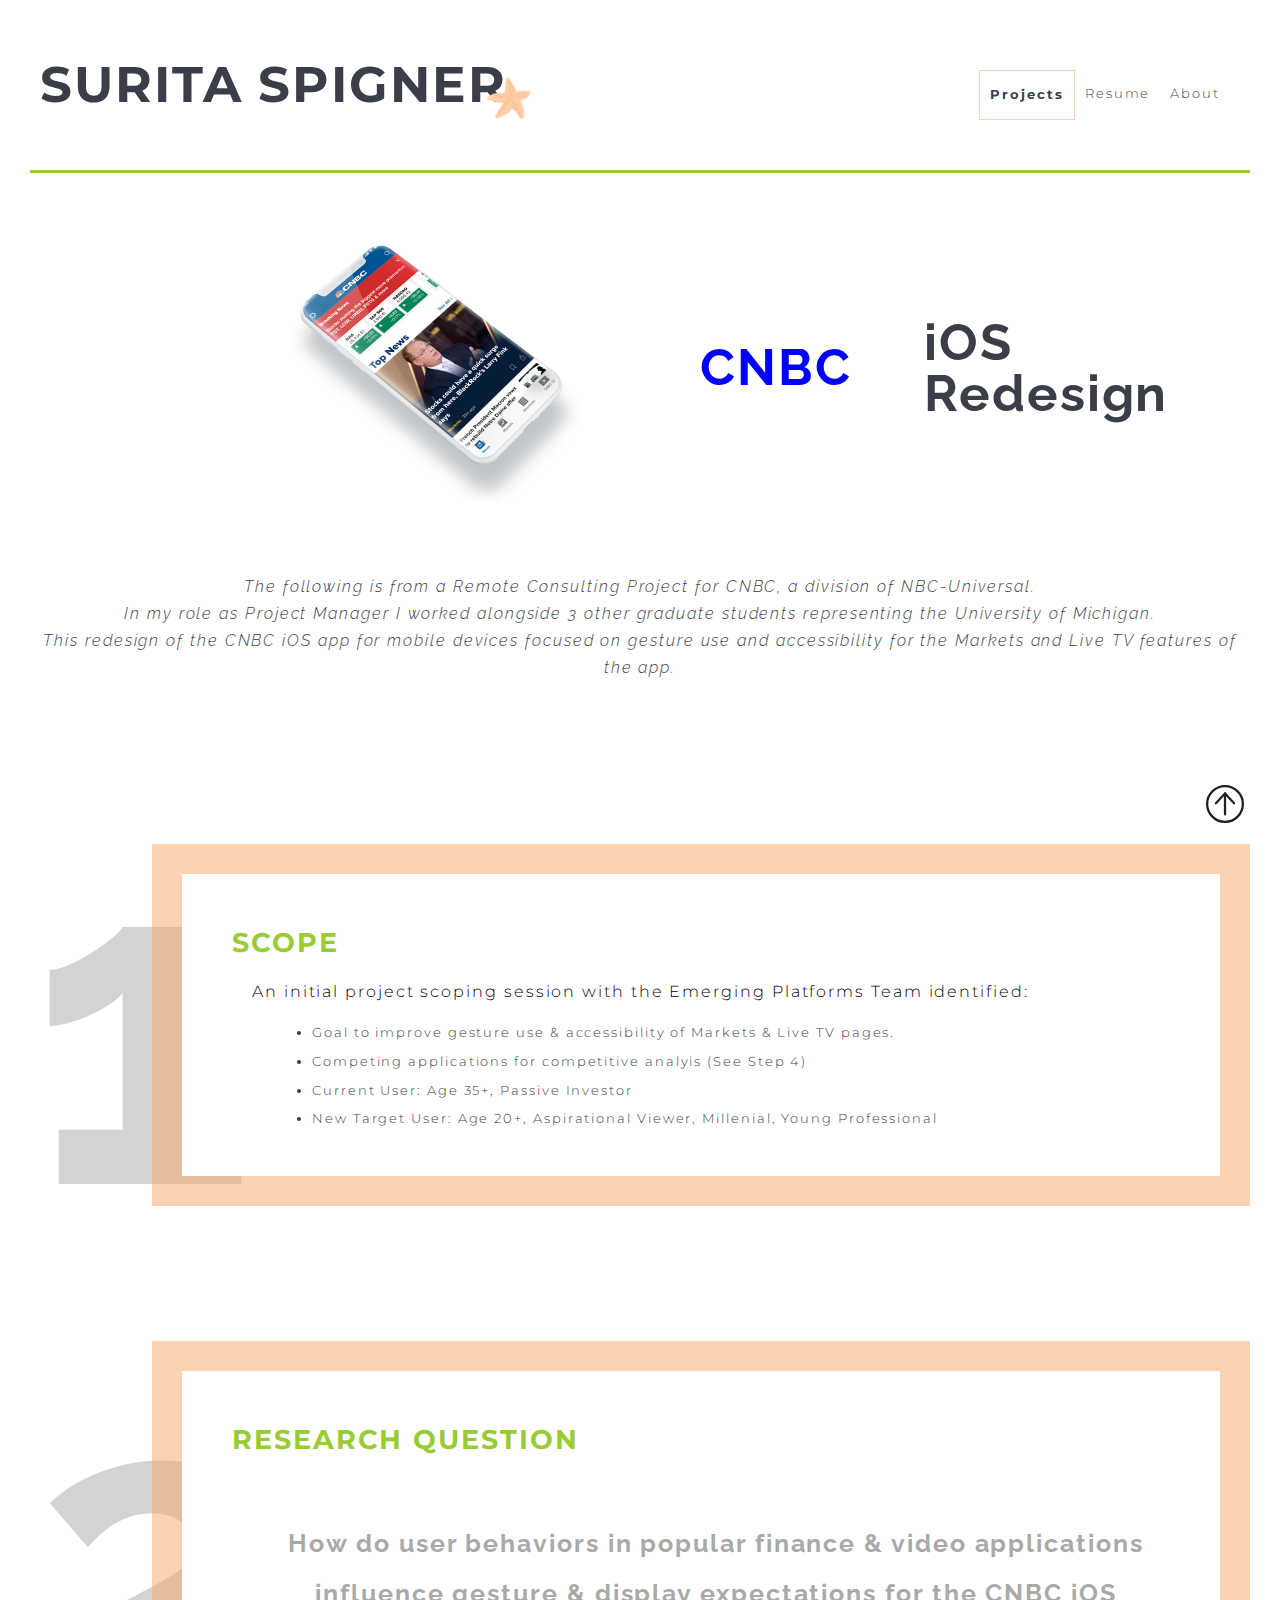
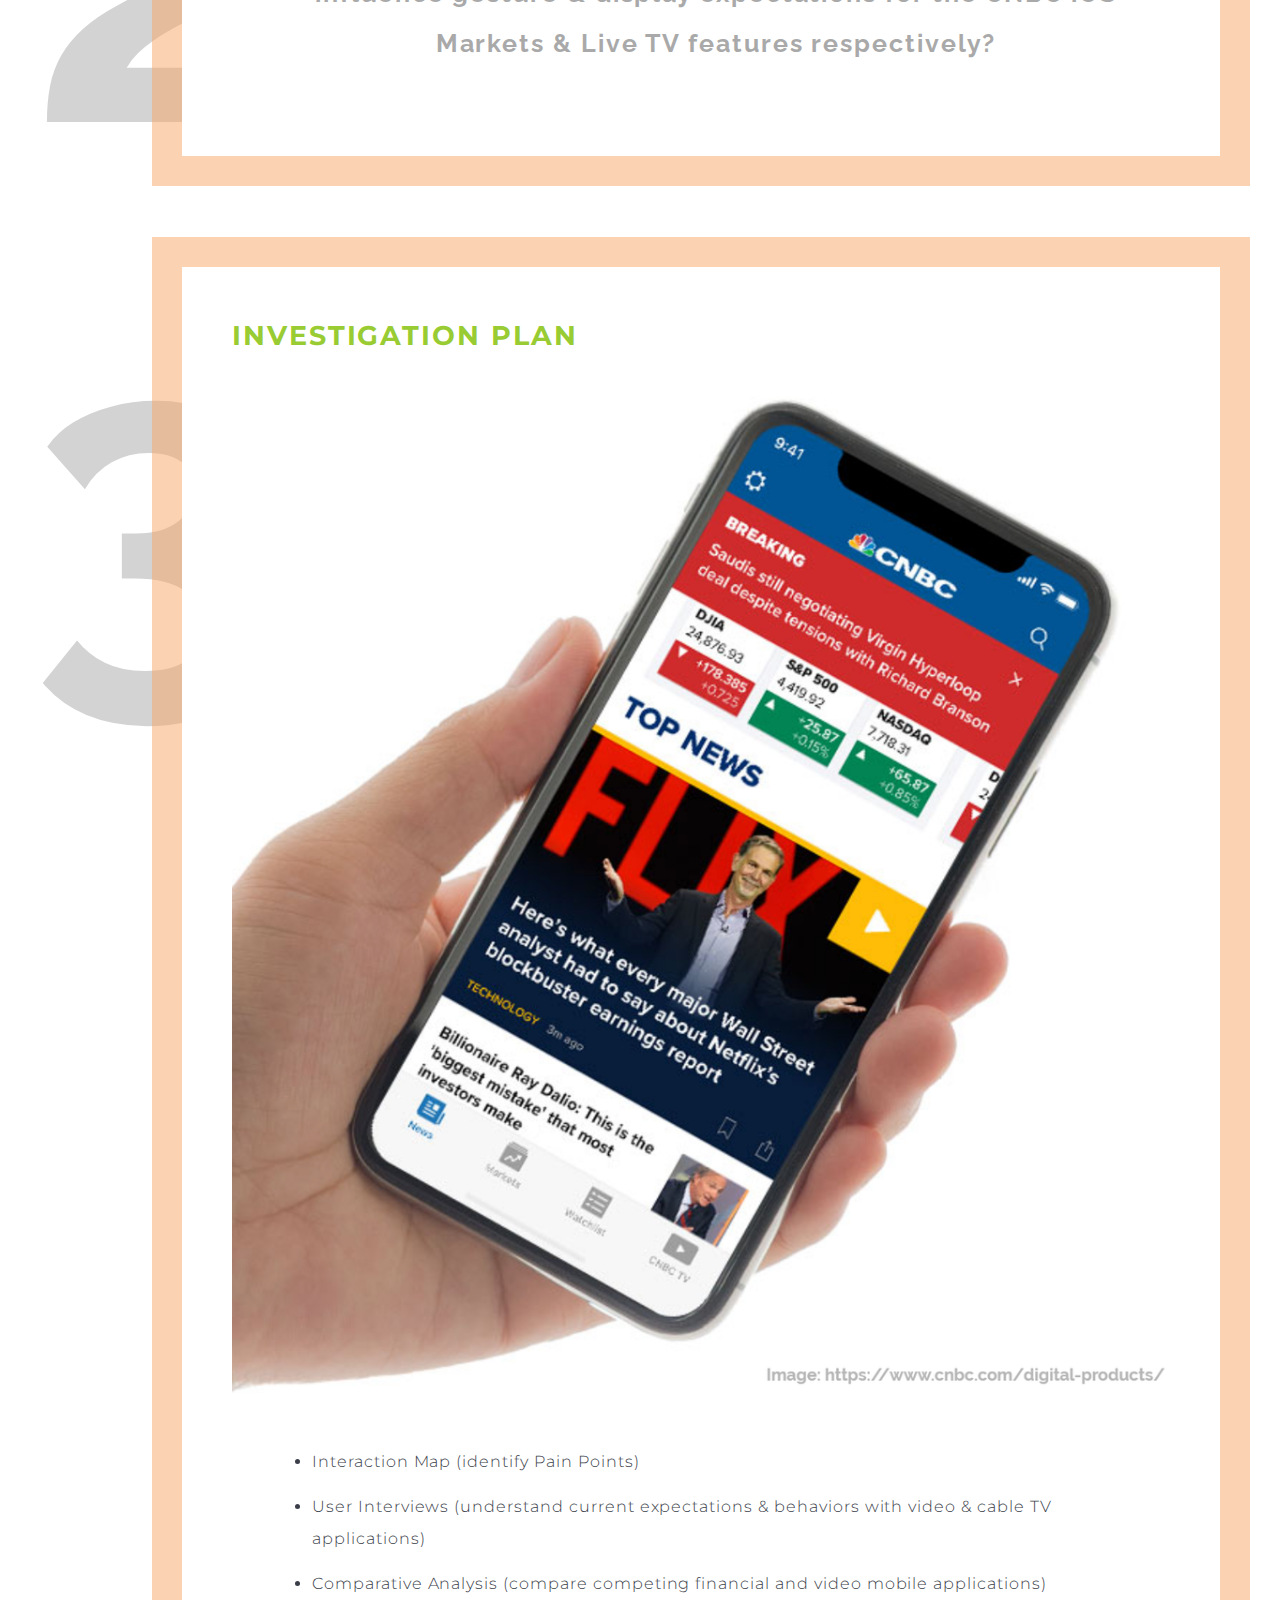
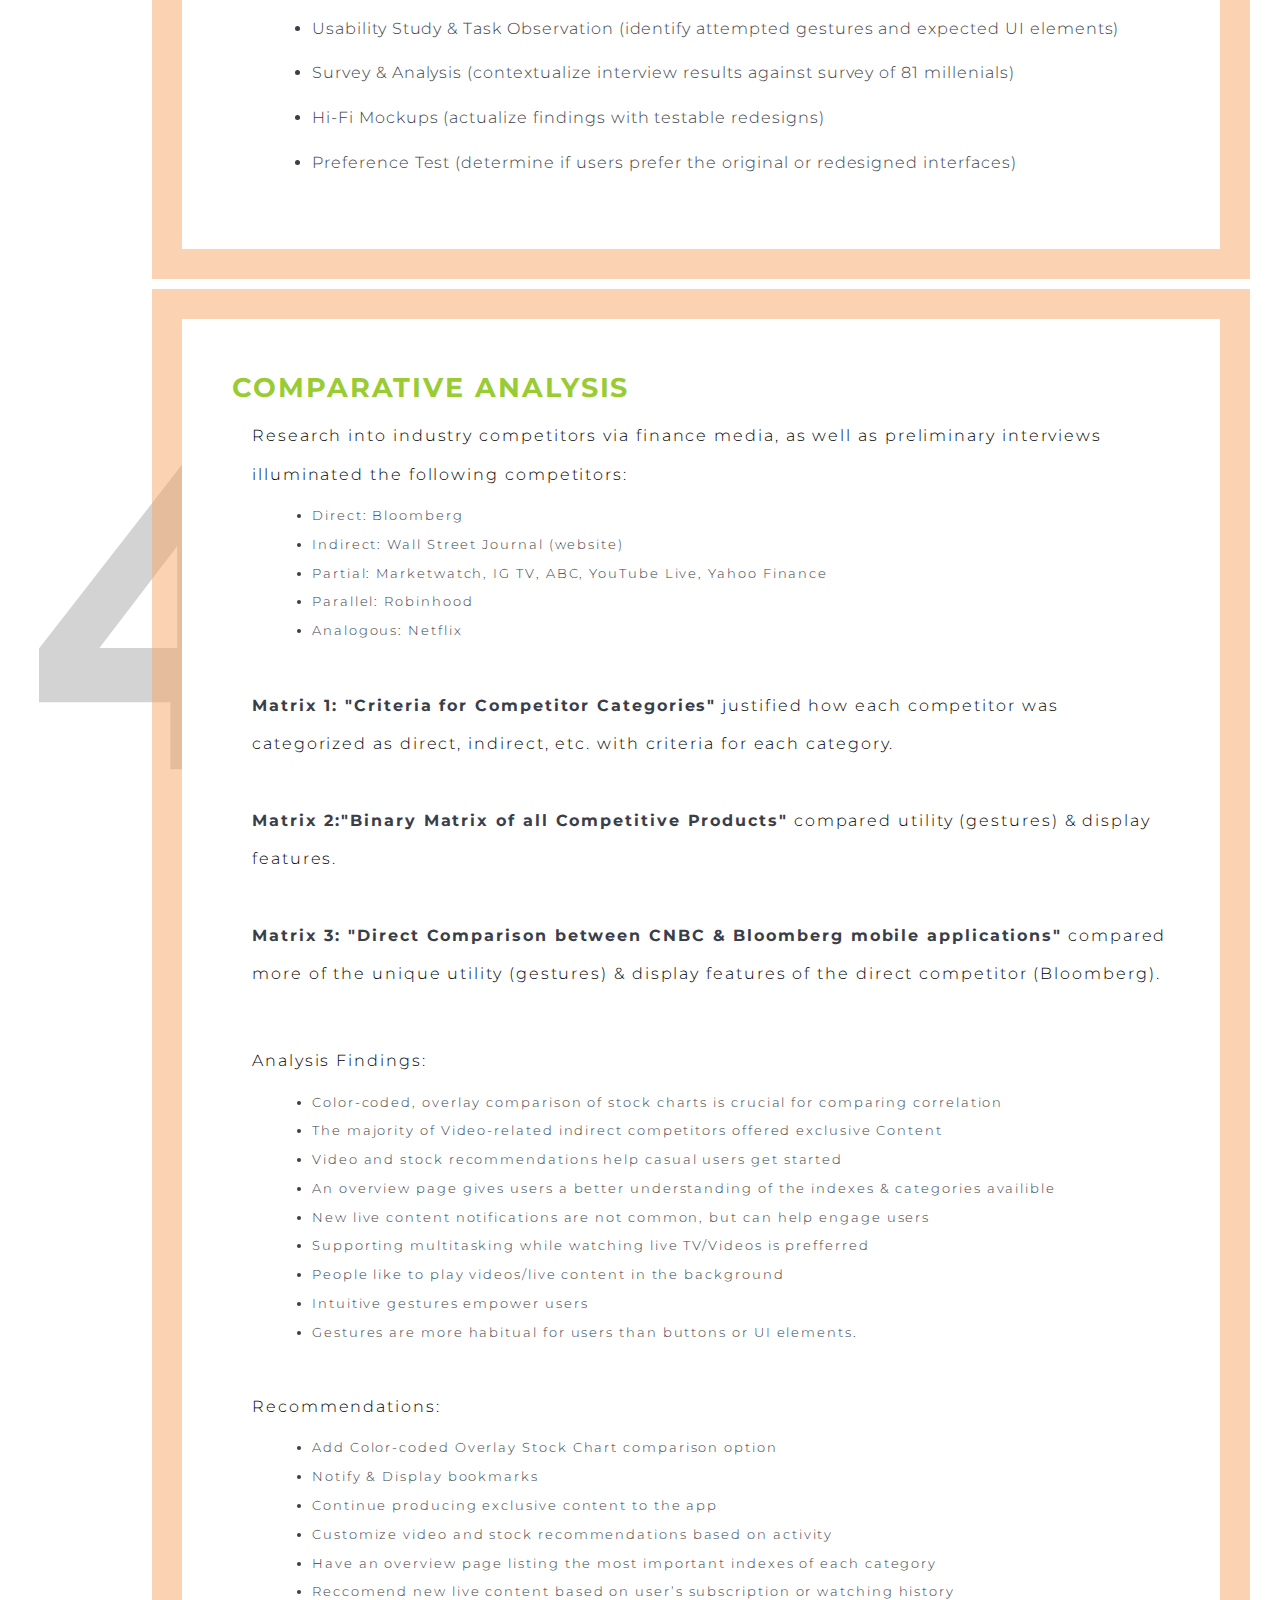
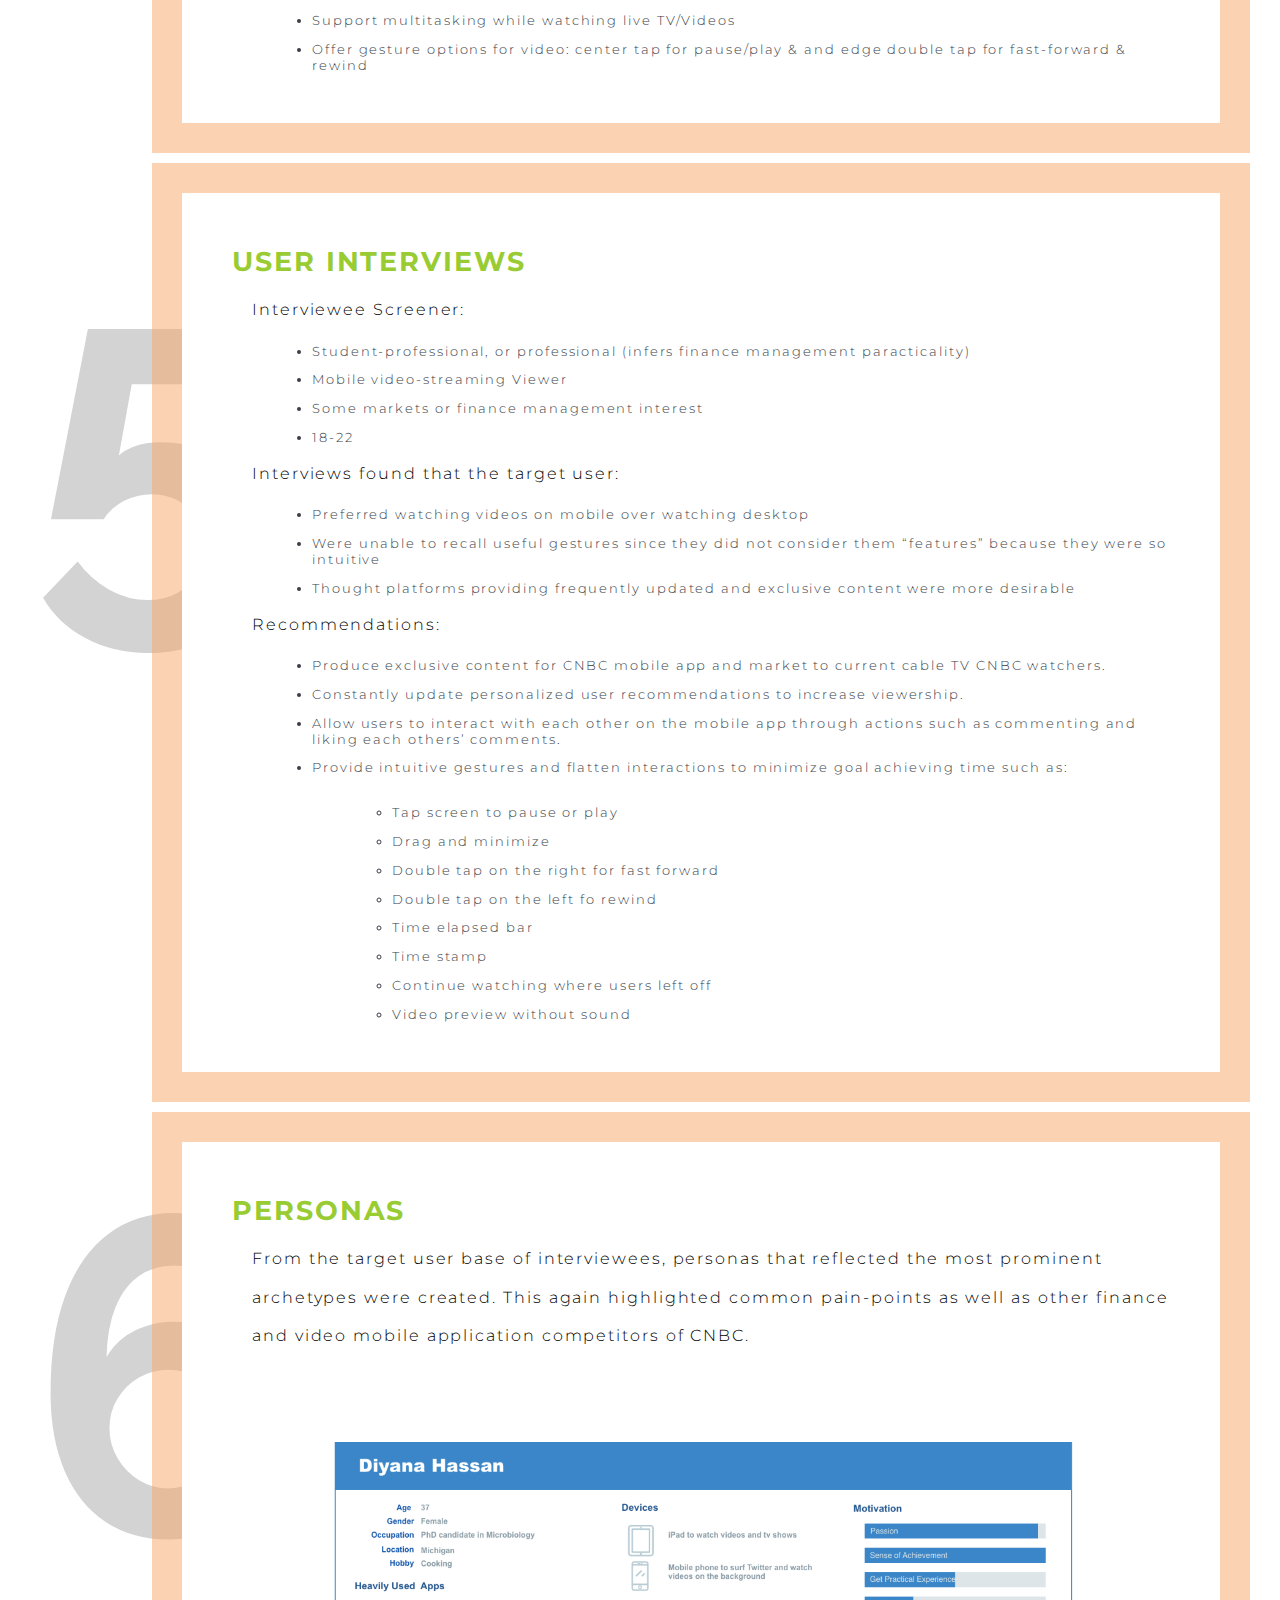
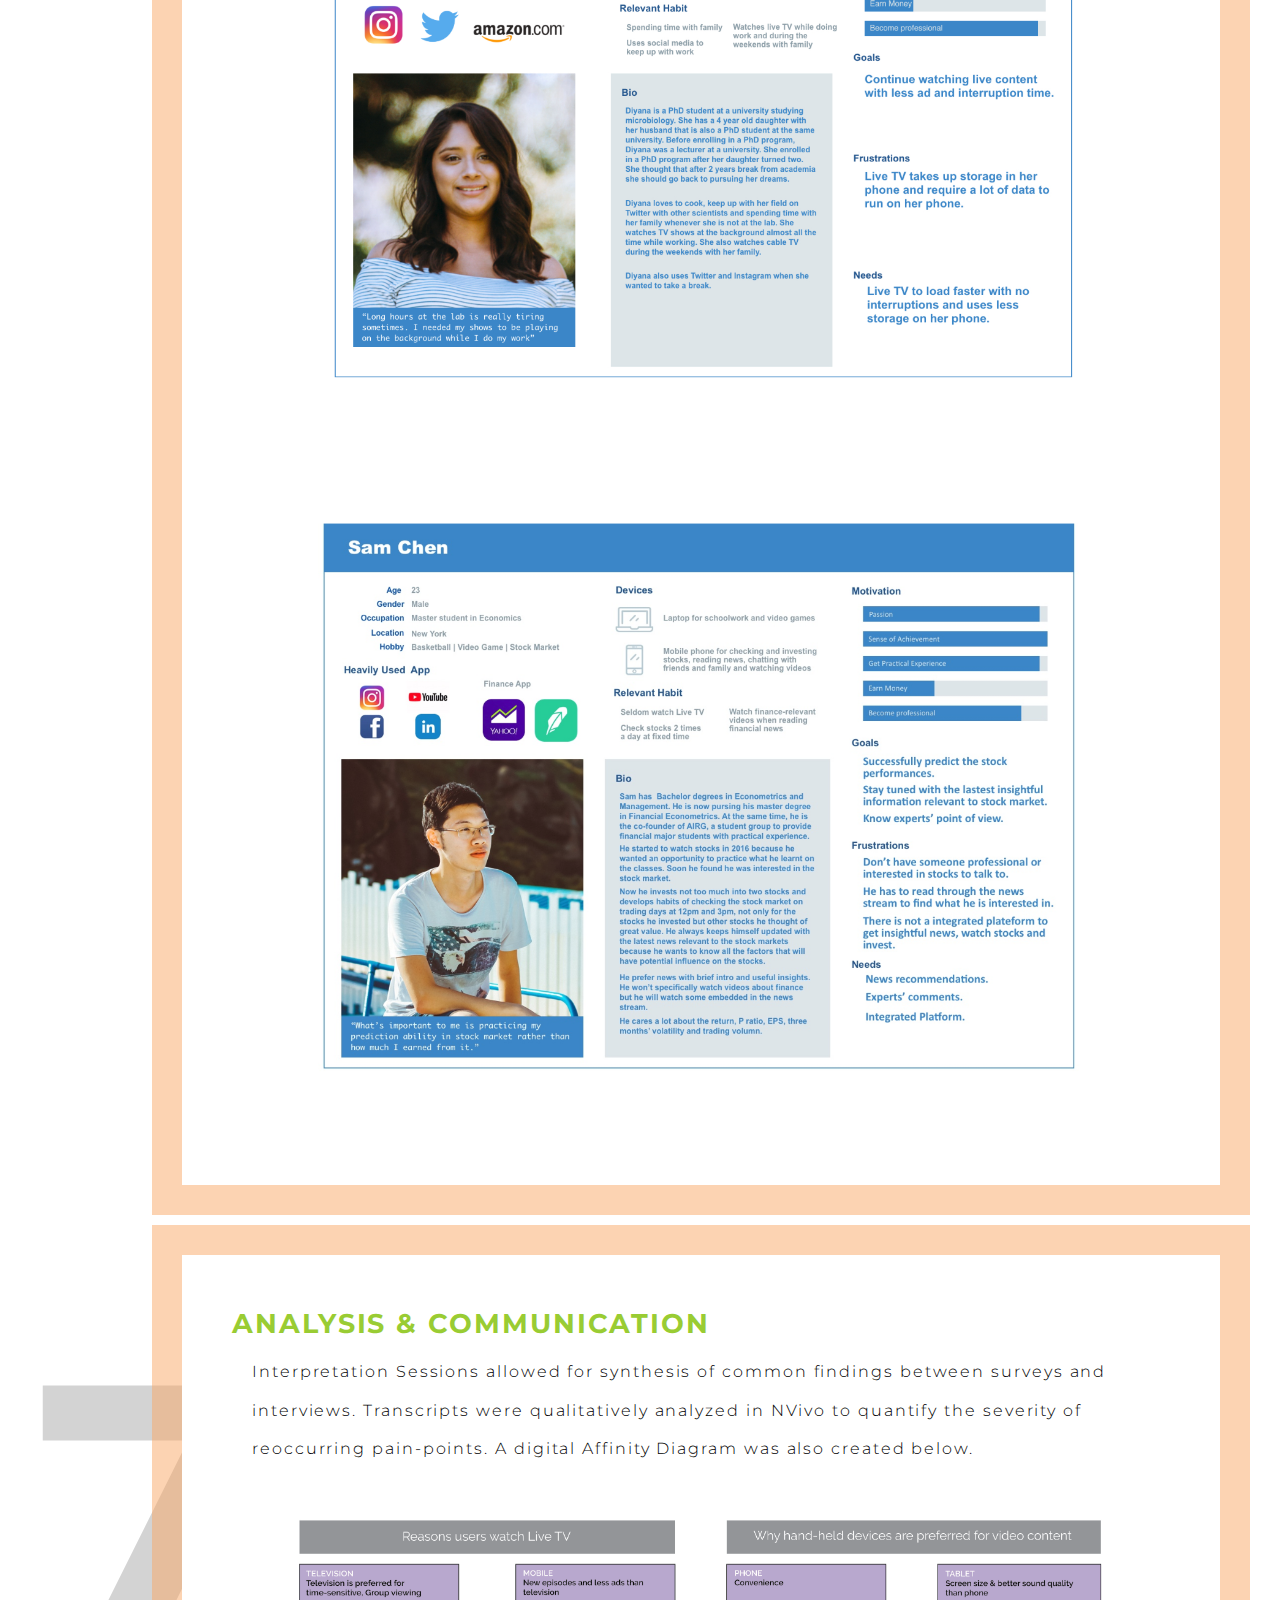
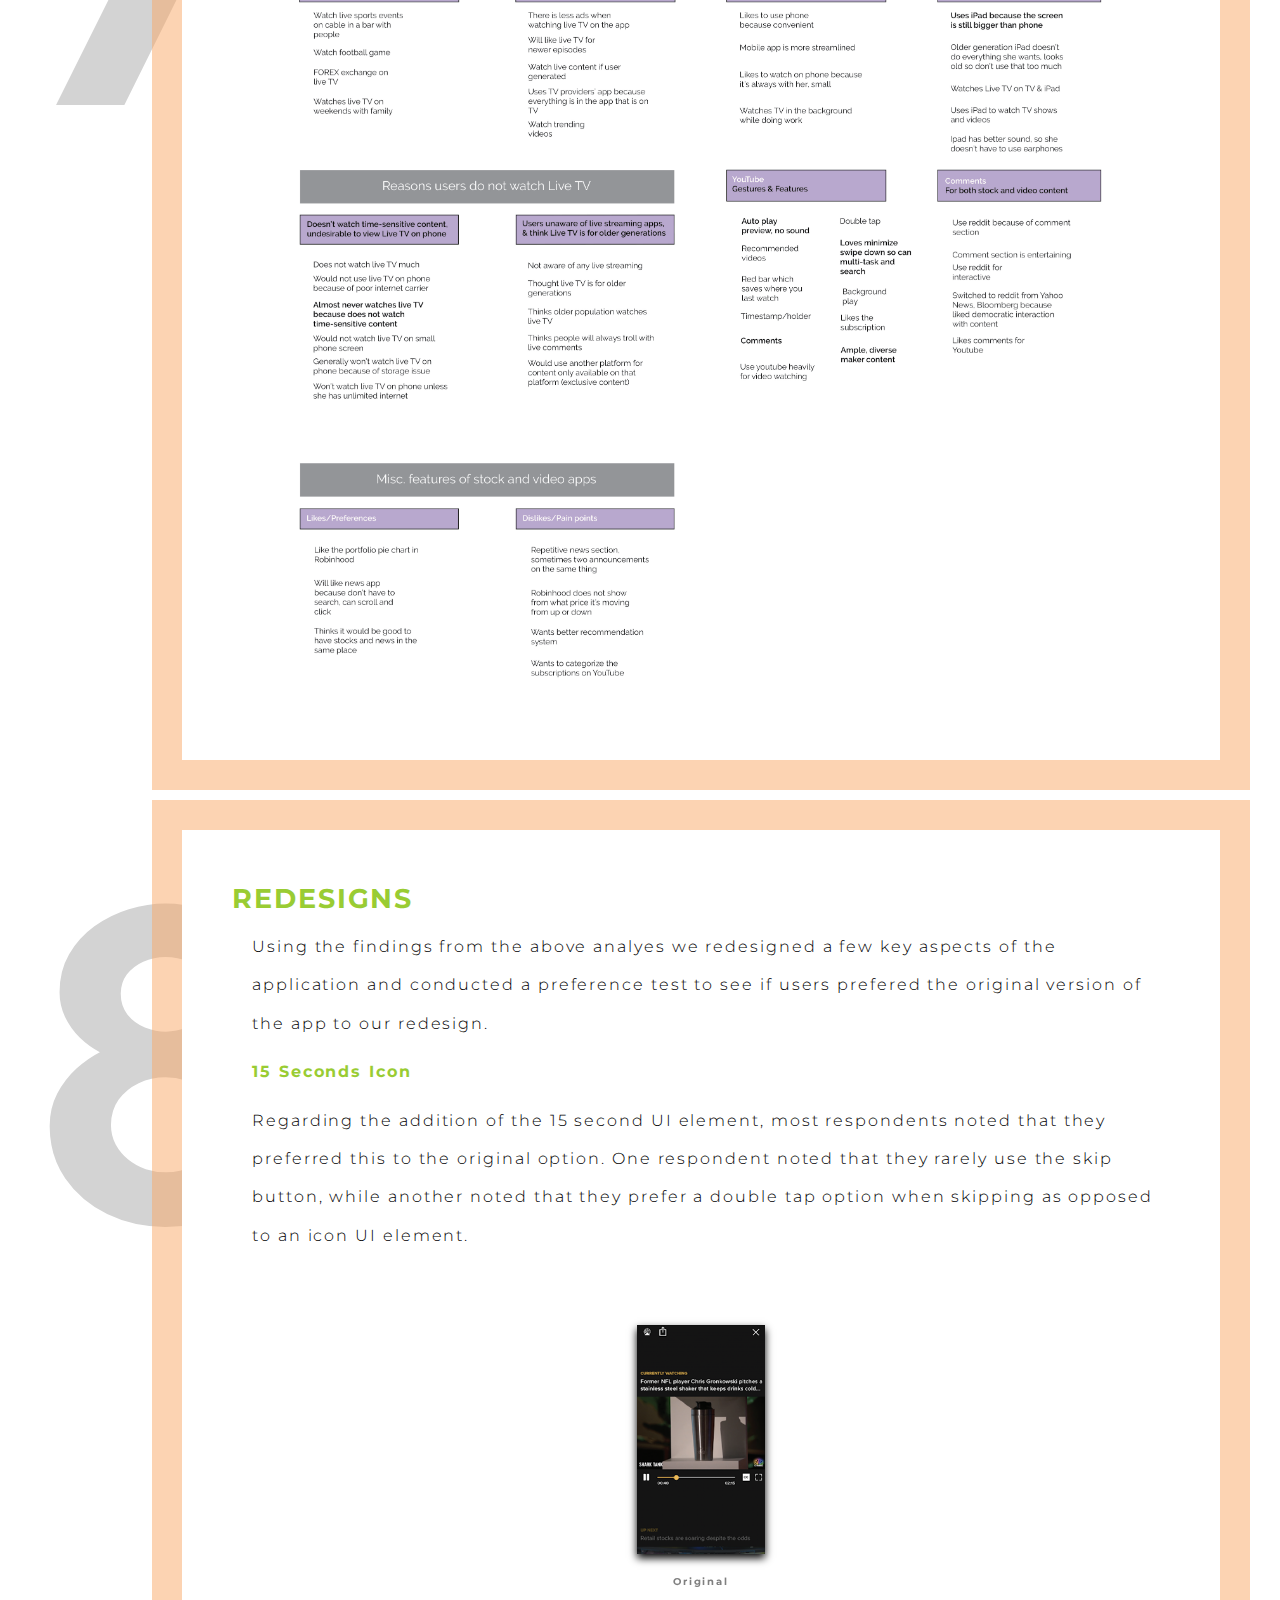
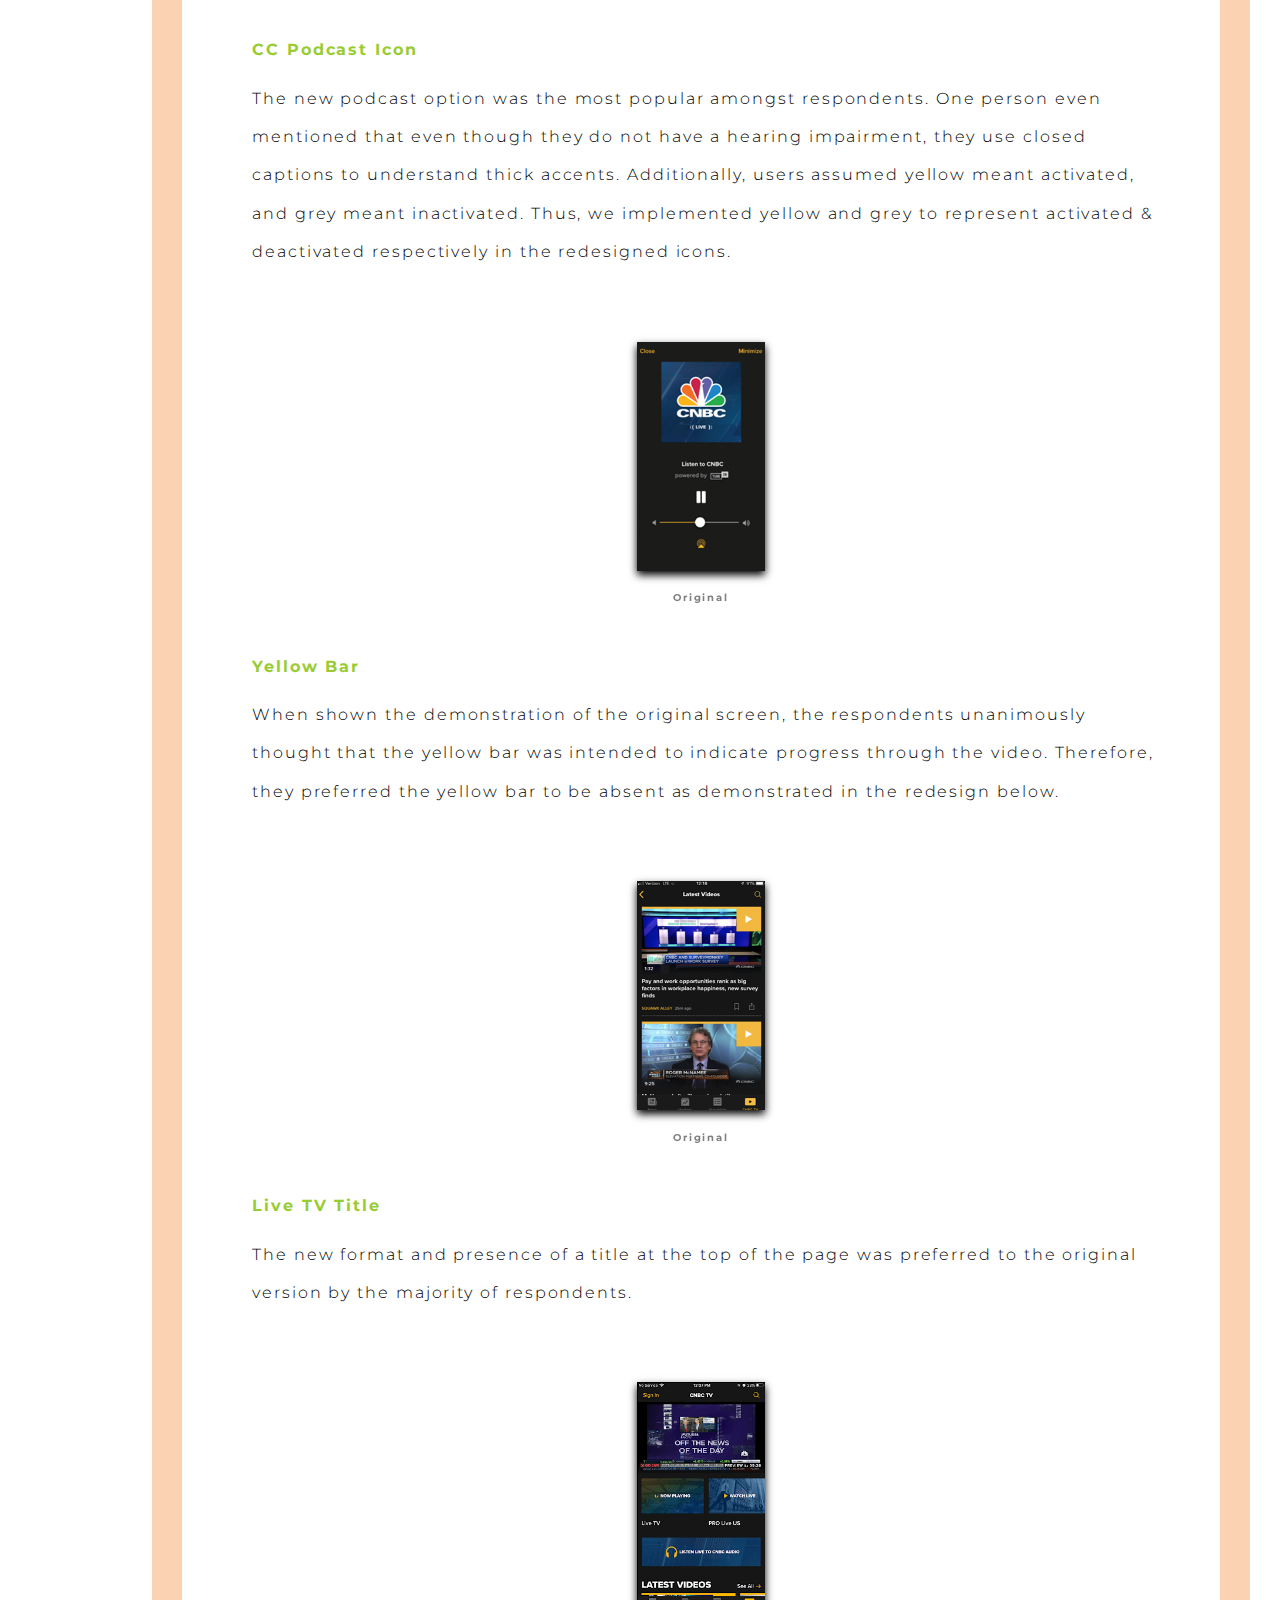
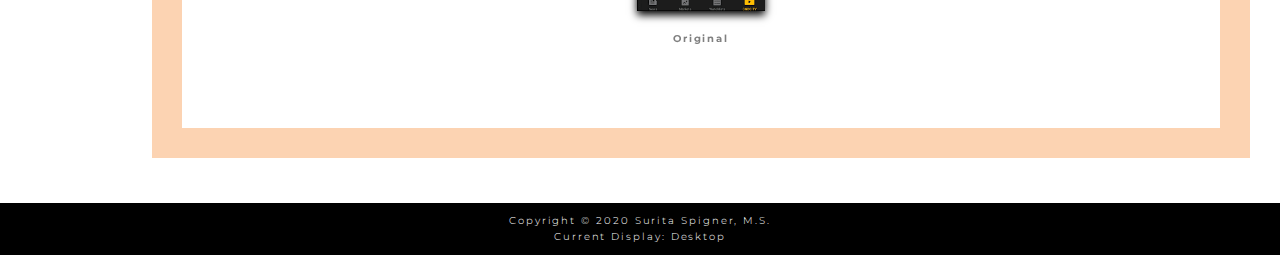
<file: cnbc.html>
<!DOCTYPE html>
<html lang="en">
<!--HEAD: NAME OF PAGE AND REFERENCE TO CSS STYLESHEET-->
	<head>
		<!-- Global site tag (gtag.js) - Google Analytics -->
				<script async src="https://www.googletagmanager.com/gtag/js?id=UA-160395307-1"></script>
				<script>
				  window.dataLayer = window.dataLayer || [];
				  function gtag(){dataLayer.push(arguments);}
				  gtag('js', new Date());
				  gtag('config', 'UA-160395307-1');
				</script>

		<!-- Other Head content -->
		<meta charset="UTF-8">
		<title>Process</title>
		<link rel="stylesheet" type="text/css" href="css/html5reset.css">
		<link rel="stylesheet" type="text/css" href="css/style.css">
		<link href="https://fonts.googleapis.com/css?family=Raleway:200&display=swap" rel="stylesheet">

		<link href='https://fonts.googleapis.com/css?family=Montserrat' rel='stylesheet'>
		<link href='https://fonts.googleapis.com/css?family=DM Serif Display' rel='stylesheet'>
		<link rel="shortcut icon" type="image/png" href=images/starfish2.png>		<link rel="shortcut icon" type="image/png" href=images/starfish2.png>
	</head>

<!-- BODY & NAV -->
	<a id="top"></a><!-- for the button to go to top -->
	<body>
		<header>
			<button id="backtotopbutton">
				<a href="#top">
					<img src="images/uparrow.svg" alt="uparrow"/>
				</a>
			</button>

			<div class="skip">
				<a href="#main">Skip to Main Content</a>
			</div>
			<img src="images/starfish3.png" alt="logo" id = "logo"/>
			<h1 id = "suritaux">SURITA SPIGNER</h1>
			<nav id = "nav">
				<ul>
					<li class="index"><a class="current" href = index.html> Projects </a></li>
					<li class="resume"><a href = resume.html> Resume </a></li>
					<li class="about"><a href = about.html> About </a></li>
				</ul>
			</nav>
		</header>
<!-- MAIN:PAGE CONTENTS -->
		<main>
<!-- <p id="main" tabindex="-1"> -->

			<!-- <img src="images/cnbc-logo.png" alt="cnbc logo" id = "toplogo"> -->
			<div class="top-flexcontainer">
				<div class="projecttitle-before">CNBC iOS Redesign</div>
				<img id = "cnbcphone" src="images/cnbcphone.png" alt="hand holding phone with cnbc app"/>
				<div class="projecttitle-after">
					<span style="color: blue;
											margin-right: 7vw;
											text-align: right;"
							class="projecttitle-after">CNBC</span>
					<div class="projecttitle-after">iOS Redesign</div>
				</div>
			</div>
<!-- Text Effect Citation: http://nimbupani.com/using-background-clip-for-text-with-css-fallback.html -->
			<div class="top-description">
				<p> The following is from a Remote Consulting Project for CNBC, a division of NBC-Universal.
				<br> In my role as Project Manager I worked alongside 3 other graduate students representing the University of Michigan.
				<br> This redesign of the CNBC iOS app for mobile devices focused on gesture use and accessibility for the Markets and Live TV features of the app.
					<!-- Deliverables included interaction maps, survey & interview analysis using NVivo, comparative & heuristic evaluation, and hi-fi mockups. -->
				</p>
			</div>
			<div class="container">
				<div class="step1"> 1 </div>
					<div class = "stepcontent stepcontentborder">
						<div class = "steptitle">SCOPE</div>
						<p>An initial project scoping session with the Emerging Platforms Team identified:</p>
										<ul>
											<li>Goal to improve gesture use & accessibility of Markets & Live TV pages.</li>
											<li>Competing applications for competitive analyis (See Step 4)</li>
											<li>Current User: Age 35+, Passive Investor</li>
											<li>New Target User: Age 20+, Aspirational Viewer, Millenial, Young Professional</li>
										</ul>
					</div> <!--step 1 closer div -->
					<!-- CITATION: How to add captions to flex images:https://stackoverflow.com/questions/28949683/get-image-and-caption-into-one-flex-item -->
				<div class="step2"> 2 </div>
					<div class = "stepcontent stepcontentborder">
						<div class = "steptitle">RESEARCH QUESTION</div>
						<br>
						<p id = "researchq2">How do user behaviors in popular finance & video applications influence gesture & display expectations for the CNBC iOS Markets & Live TV features respectively?
						</p>
						<br>
					</div>
				<div class="step3"> 3 </div>
					<div class = "stepcontent stepcontentborder">
						<div class = "steptitle">INVESTIGATION PLAN</div>
						<div id = "sc-container">
							<img src="images/handcnbc.png" alt="hand holding cnbc app" id = "sc-pic-before">
							<div id = "sc-text-before">
								<ul>
									<li>Interaction Map (identify Pain Points)</li>
									<li>User Interviews (understand current expectations & behaviors with video & cable TV applications)</li>
									<li>Comparative Analysis (compare competing financial and video mobile applications)</li>
									<li>Usability Study & Task Observation (identify attempted gestures and expected UI elements)</li>
									<li>Survey & Analysis (contextualize interview results against survey of 81 millenials)</li>
									<li>Hi-Fi Mockups (actualize findings with testable redesigns)</li>
									<li>Preference Test (determine if users prefer the original or redesigned interfaces)</li>
								</ul>
							</div> <!--text closer div -->
						</div>
					</div> <!--step 3 closer div -->
					<div class="step4"> 4 </div>
						<div class = "stepcontent stepcontentborder">
							<div class = "steptitle">COMPARATIVE ANALYSIS</div>
								<p>
								Research into industry competitors via finance media, as well as preliminary interviews illuminated the following competitors:</p>
								<ul>
									<li>Direct: Bloomberg</li>
									<li>Indirect: Wall Street Journal (website)</li>
									<li>Partial: Marketwatch, IG TV, ABC, YouTube Live, Yahoo Finance</li>
									<li>Parallel: Robinhood</li>
									<li>Analogous: Netflix</li>
								</ul>
								<br>
								<p>
								<span class="bold">Matrix 1: "Criteria for Competitor Categories"</span> justified how each competitor was categorized as direct, indirect, etc. with criteria for each category.
								<br>
								<br>
								<span class="bold">Matrix 2:"Binary Matrix of all Competitive Products"</span> compared utility (gestures) & display features.
								<br>
								<br>
								<span class="bold">
								Matrix 3: "Direct Comparison between CNBC & Bloomberg mobile applications"</span> compared more of the unique utility (gestures) & display features of the direct competitor (Bloomberg).
								<br>
								<br>
								</p>
								<p>Analysis Findings:</p>
								<ul>
									<li>Color-coded, overlay comparison of stock charts is crucial for comparing correlation</li>
									<li>The majority of Video-related indirect competitors offered exclusive Content </li>
									<li>Video and stock recommendations help casual users get started</li>
									<li>An overview page gives users a better understanding of the indexes & categories availible</li>
									<li>New live content notifications are not common, but can help engage users </li>
									<li>Supporting multitasking while watching live TV/Videos is prefferred</li>
									<li>People like to play videos/live content in the background</li>
									<li>Intuitive gestures empower users</li>
									<li>Gestures are more habitual for users than buttons or UI elements. </li>
								</ul>
								<br>
									<p>Recommendations:</p>
									<ul>
										<li>Add Color-coded Overlay Stock Chart comparison option</li>
										<li>Notify & Display bookmarks</li>
										<li>Continue producing exclusive content to the app</li>
										<li>Customize video and stock recommendations based on activity</li>
										<li>Have an overview page listing the most important indexes of each category </li>
										<li>Reccomend new live content based on user’s subscription or watching history</li>
										<li>Support multitasking while watching live TV/Videos</li>
										<li>Offer gesture options for video: center tap for pause/play & and edge double tap for fast-forward & rewind</li>
									</ul>
							</div>
						<div class="step5"> 5 </div>
							<div class = "stepcontent stepcontentborder">
								<div class = "steptitle">USER INTERVIEWS</div>
									<p>Interviewee Screener:</p>
									<ul>
									  <li>Student-professional, or professional (infers finance management paracticality)</li>
									  <li>Mobile video-streaming Viewer</li>
									  <li>Some markets or finance management interest</li>
										<li>18-22</li>
									</ul>
									<p>Interviews found that the target user:</p>
									<ul>
										<li>Preferred watching videos on mobile over watching desktop</li>
										<li>Were unable to recall useful gestures since they did not consider them “features” because they were so intuitive </li>
										<li>Thought platforms providing frequently updated and exclusive content were more desirable</li>
									</ul>
									<p>Recommendations:</p>
									<ul>
										<li>Produce exclusive content for CNBC mobile app and market to current cable TV CNBC watchers. </li>
										<li>Constantly update personalized user recommendations to increase viewership.</li>
										<li>Allow users to interact with each other on the mobile app through actions such as commenting and liking each others’ comments.</li>
										<li>Provide intuitive gestures and flatten interactions to minimize goal achieving time such as:
											<ul>
												<br>
												<li>Tap screen to pause or play</li>
												<li>Drag and minimize </li>
												<li>Double tap on the right for fast forward </li>
												<li>Double tap on the left fo rewind</li>
												<li>Time elapsed bar </li>
												<li>Time stamp </li>
												<li>Continue watching where users left off </li>
												<li>Video preview without sound</li>
											</ul>
										</li>
									</ul>

							</div>
							<div class="step6"> 6 </div>
								<div class = "stepcontent stepcontentborder">
									<div class = "steptitle">PERSONAS</div>
										<div class="step-flexcontainer">
											<p class="stepcontent-before"> From the target user base of interviewees, personas that reflected the most prominent archetypes were created. This again highlighted common pain-points as well as other finance and video mobile application competitors of CNBC.
											</p>
											<img class="step-fleximage" src="images/diynapersona.png" alt="Persona of Diyna user for the CNBC app"/>
											<img class="step-fleximage" src="images/chenpersona.png" alt="Persona of Chen user for the CNBC app"/>

										</div>
								</div>

								<div class="step7"> 7 </div>
									<div class = "stepcontent stepcontentborder">
										<div class = "steptitle">ANALYSIS & COMMUNICATION</div>
											<div class="step-flexcontainer">
												<p class="stepcontent-before"> Interpretation Sessions allowed for synthesis of common findings between surveys and interviews.
												Transcripts were qualitatively analyzed in NVivo to quantify the severity of reoccurring pain-points.
												A digital Affinity Diagram was also created below.
												</p>
												<img class="step-fleximage" src="images/cnbc-affinity.png" alt="Affinity Diagram for the CNBC app"/>
											</div>
									</div>
									<div class="step8"> 8 </div>
										<div class = "stepcontent stepcontentborder">
											<div class = "steptitle">REDESIGNS</div>
												<p>
													Using the findings from the above analyes we redesigned a few key aspects of the application and conducted a preference test to see if users prefered the original version of the app to our redesign.
												</p>
												<p class="subtitle">15 Seconds Icon </p>
												<p>Regarding the addition of the 15 second UI element, most respondents noted that they preferred this to the original option. One respondent noted that they rarely use the skip button, while another noted that they prefer a double tap option when skipping as opposed to an icon UI element.
												</p>

														<div tabindex="0" class="flip-card">
															<div class="flip-card-inner">
																<div class="flip-card-front">
																	<img src="images/15sec_cnbcredesign_before.png" alt="cnbc screen without 15 second icons before" class = "sec15">
																	<div class="figstate">Original</div>
																</div>
																<div class="flip-card-back">
																	<img src="images/15sec_cnbcredesign_after.png" alt="cnbc screen 15 second icon screen after" class = "sec15" >
																	<div class="figstate">Redesign</div>
																</div>
															</div>
														</div>
														<p class="subtitle">CC Podcast Icon </p>
														<p>The new podcast option was the most popular amongst respondents. One person even mentioned that even though they do not have a hearing impairment, they use closed captions to understand thick accents. Additionally, users assumed yellow meant activated, and grey meant inactivated. Thus, we implemented yellow and grey to represent activated & deactivated respectively in the redesigned icons.
														</p>

														<div tabindex="0" class="flip-card">
															<div class="flip-card-inner">
																<div class="flip-card-front">
																	<img src="images/cc_cnbcredesign_before.png" alt="cnbc screen without closed captioning before" class = "cc">
																	<div class="figstate">Original</div>
																</div>
																<div class="flip-card-back">
																	<img src="images/cc_cnbcredesign_after.png" alt="cnbc screen with closed captioning after" class = "cc" >
																	<div class="figstate">Redesign</div>
																</div>
															</div>
														</div>
														<p class="subtitle">Yellow Bar </p>
														<p>When shown the demonstration of the original screen, the respondents unanimously thought that the yellow bar was intended to indicate progress through the video. Therefore, they preferred the yellow bar to be absent as demonstrated in the redesign below.
														</p>
															<div tabindex="0" class="flip-card">
																<div class="flip-card-inner">
																	<div class="flip-card-front">
																		<img src="images/yellowbar_cnbcredesign_before.png" alt="cnbc screen with yellow bar before" class = "ybar">
																		<div class="figstate">Original</div>
																	</div>
																	<div class="flip-card-back">
																		<img src="images/yellowbar_cnbcredesign_after.png" alt="cnbc screen with yellow bar after" class = "ybar" >
																		<div class="figstate">Redesign</div>
																	</div>
																</div>
															</div>
														<p class="subtitle">Live TV Title</p>
														<p>The new format and presence of a title at the top of the page was preferred to the original version by the majority of respondents.
														</p>
															<div tabindex="0" class="flip-card">
																<div class="flip-card-inner">
																	<div class="flip-card-front">
																		<img src="images/livetv_cnbcredesign_before.png" alt="cnbc live tv screen before" class = "livetv">
																		<div class="figstate">Original</div>
																	</div>
																	<div class="flip-card-back">
																		<img src="images/livetv_cnbcredesign_after.png" alt="cnbc live tv screen after" class = "livetv" >
																		<div class="figstate">Redesign</div>
																	</div>
																</div>
															</div>

										</div> <!-- step 8 containercloser -->
									</div> <!-- all steps containercloser -->
		</main>
		<footer>
			<p>Copyright &copy; 2020 Surita Spigner, M.S. </p>
			<div class="mobilefooter"> Current Display: Mobile</div>
			<div class="tabletfooter"> Current Display: Tablet</div>
			<div class="desktopfooter"> Current Display: Desktop</div>
		</footer>
	</body>
</html>
</file>
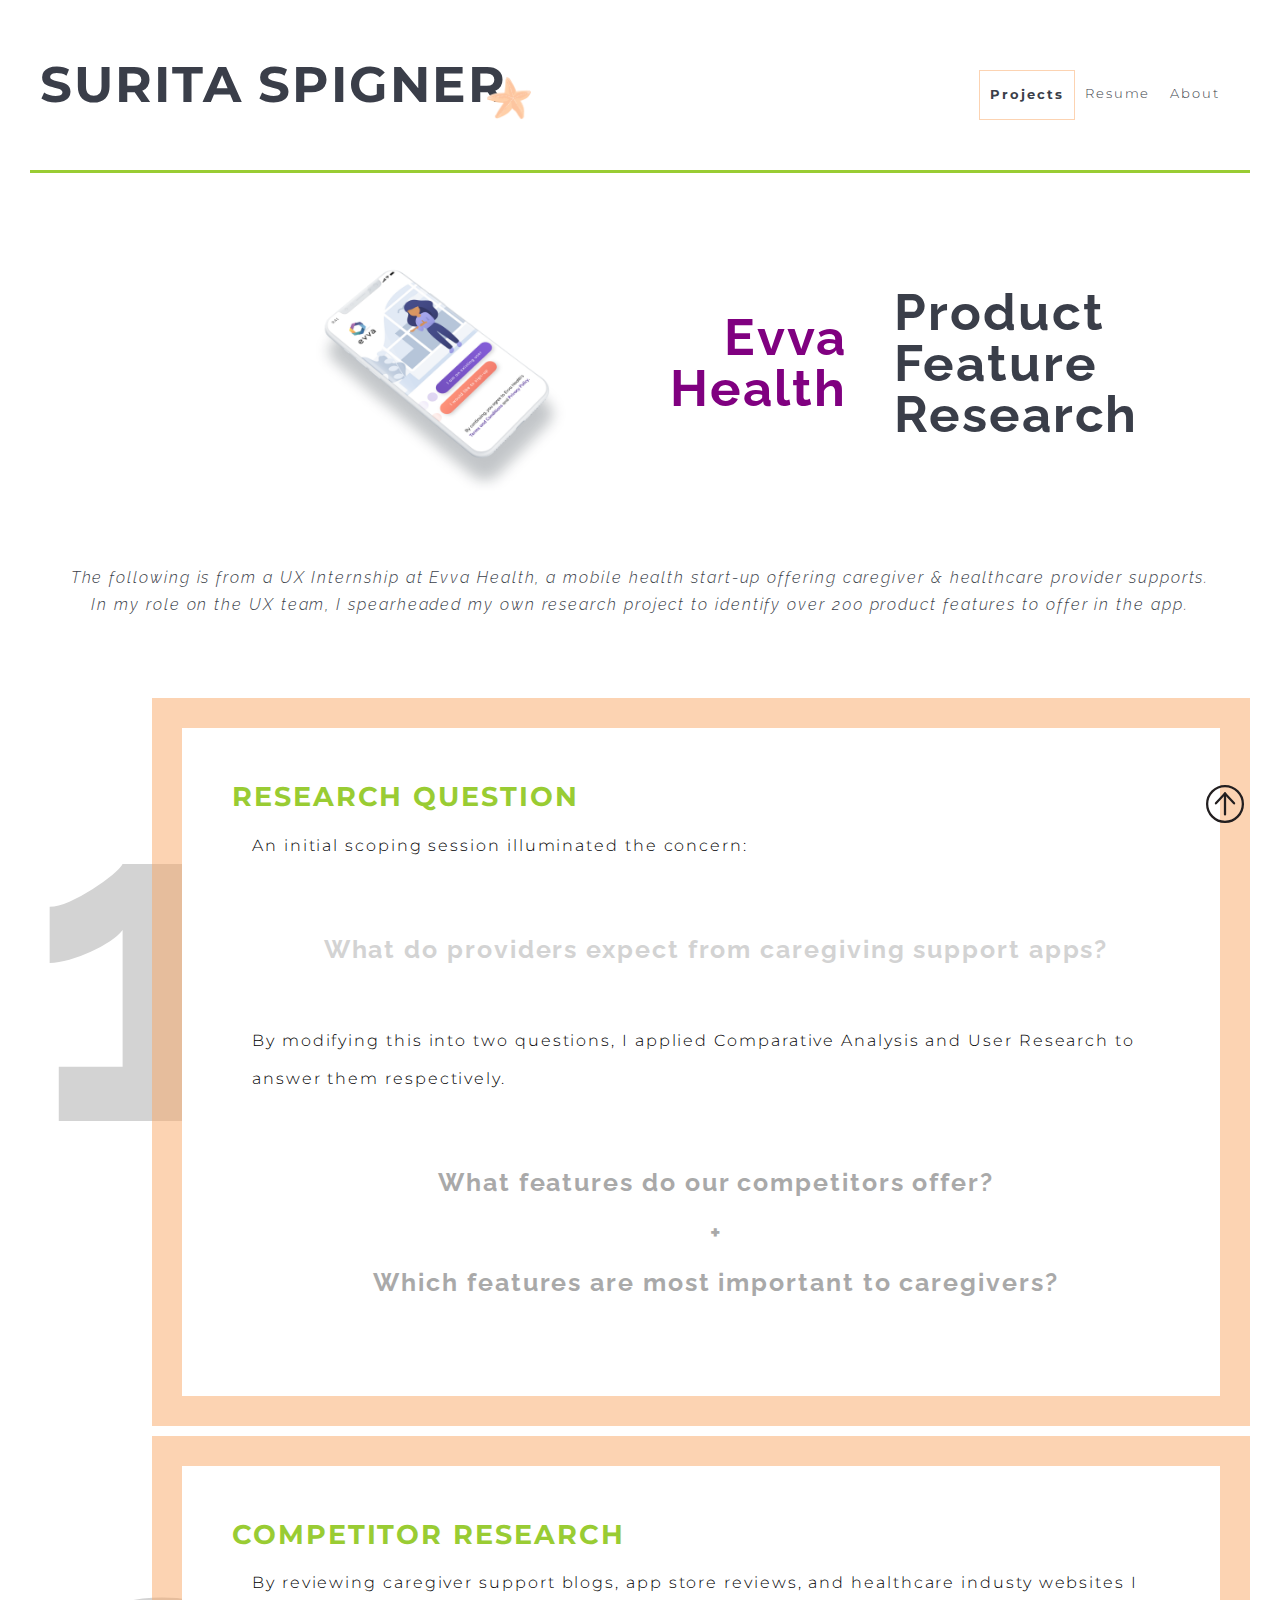
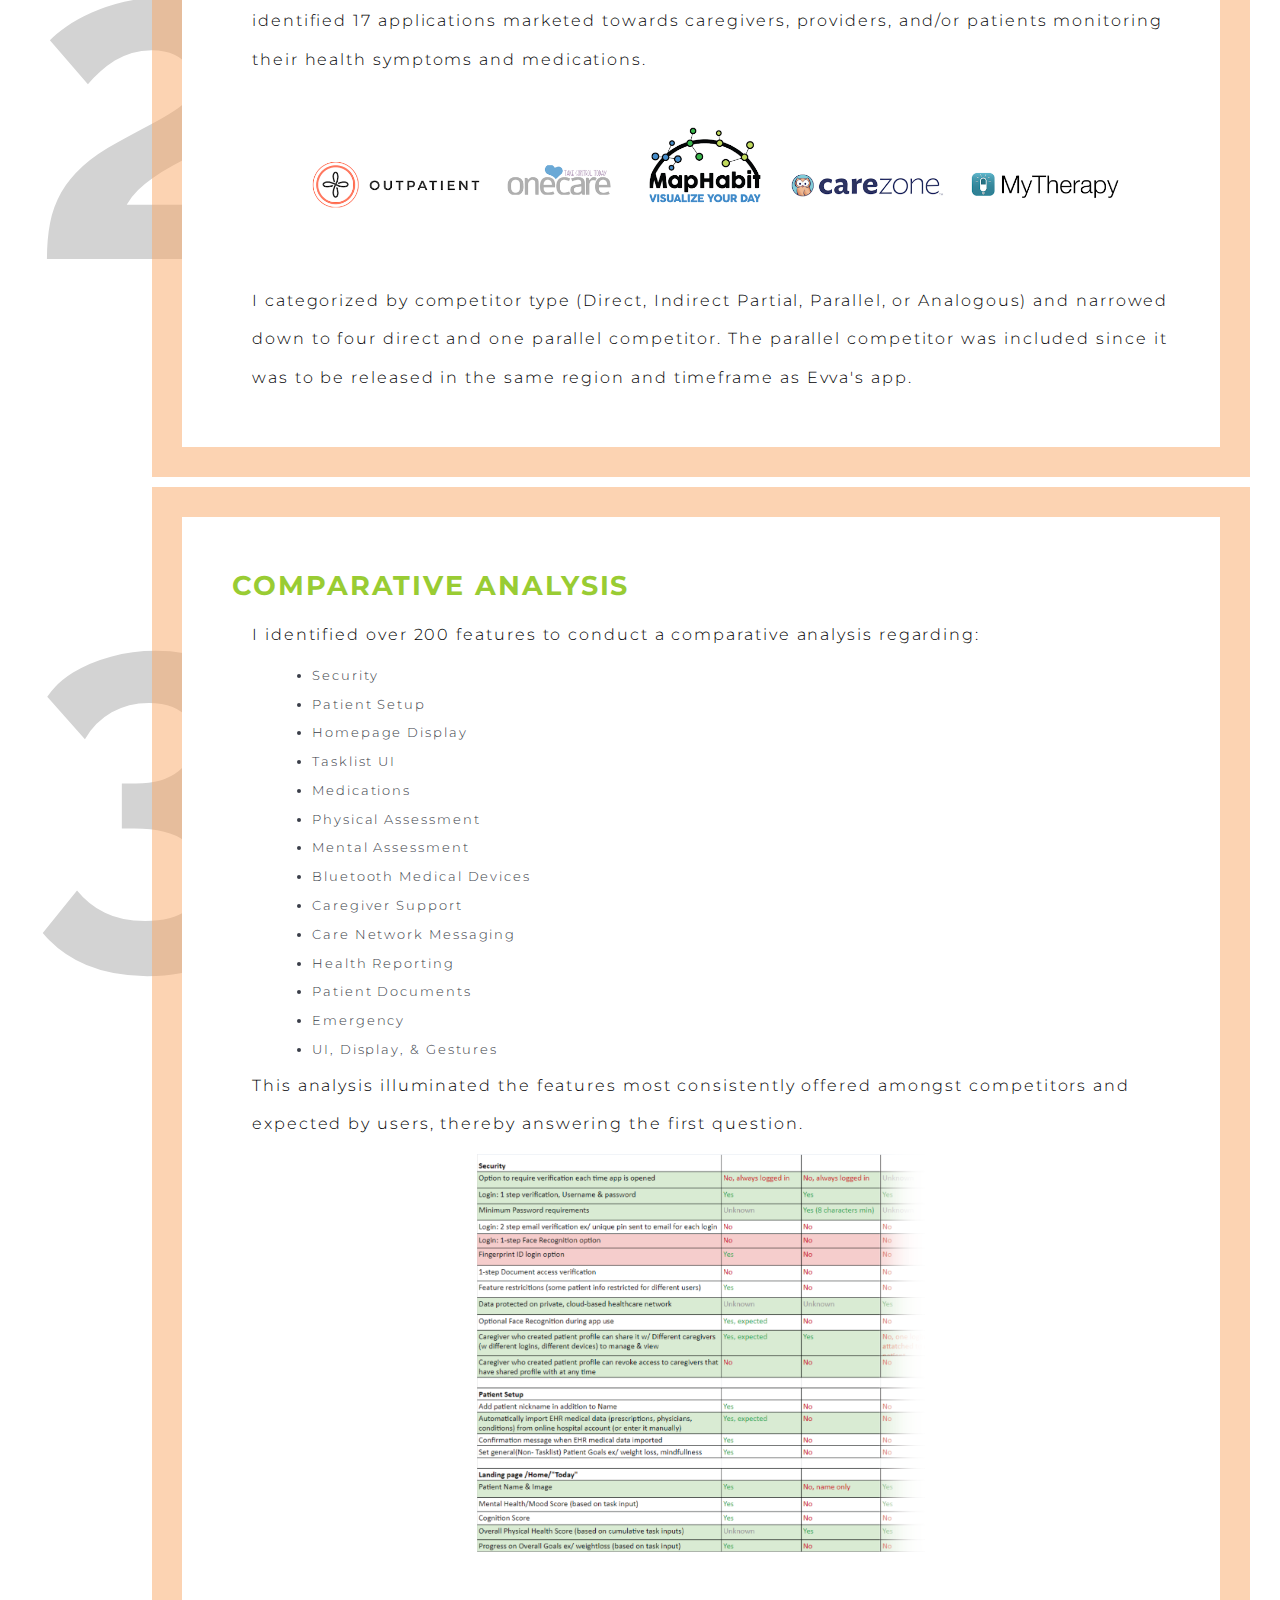
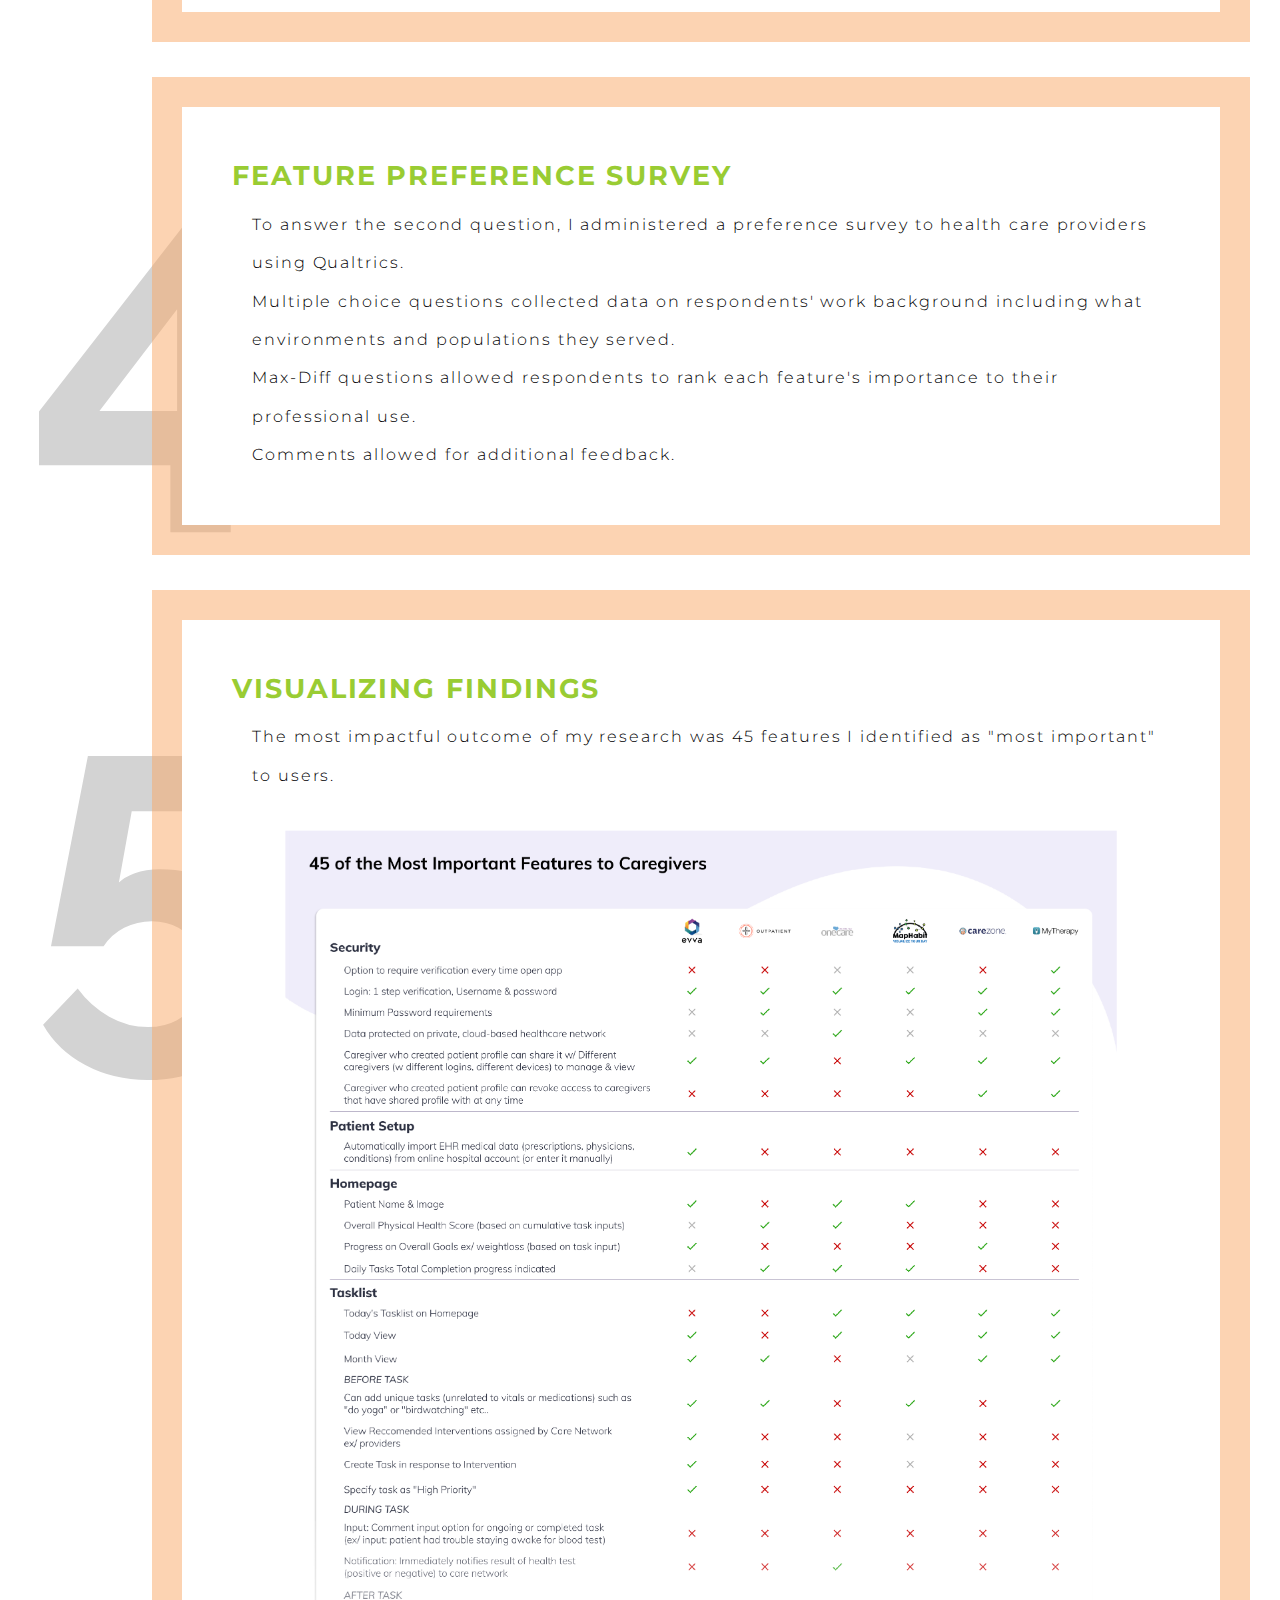
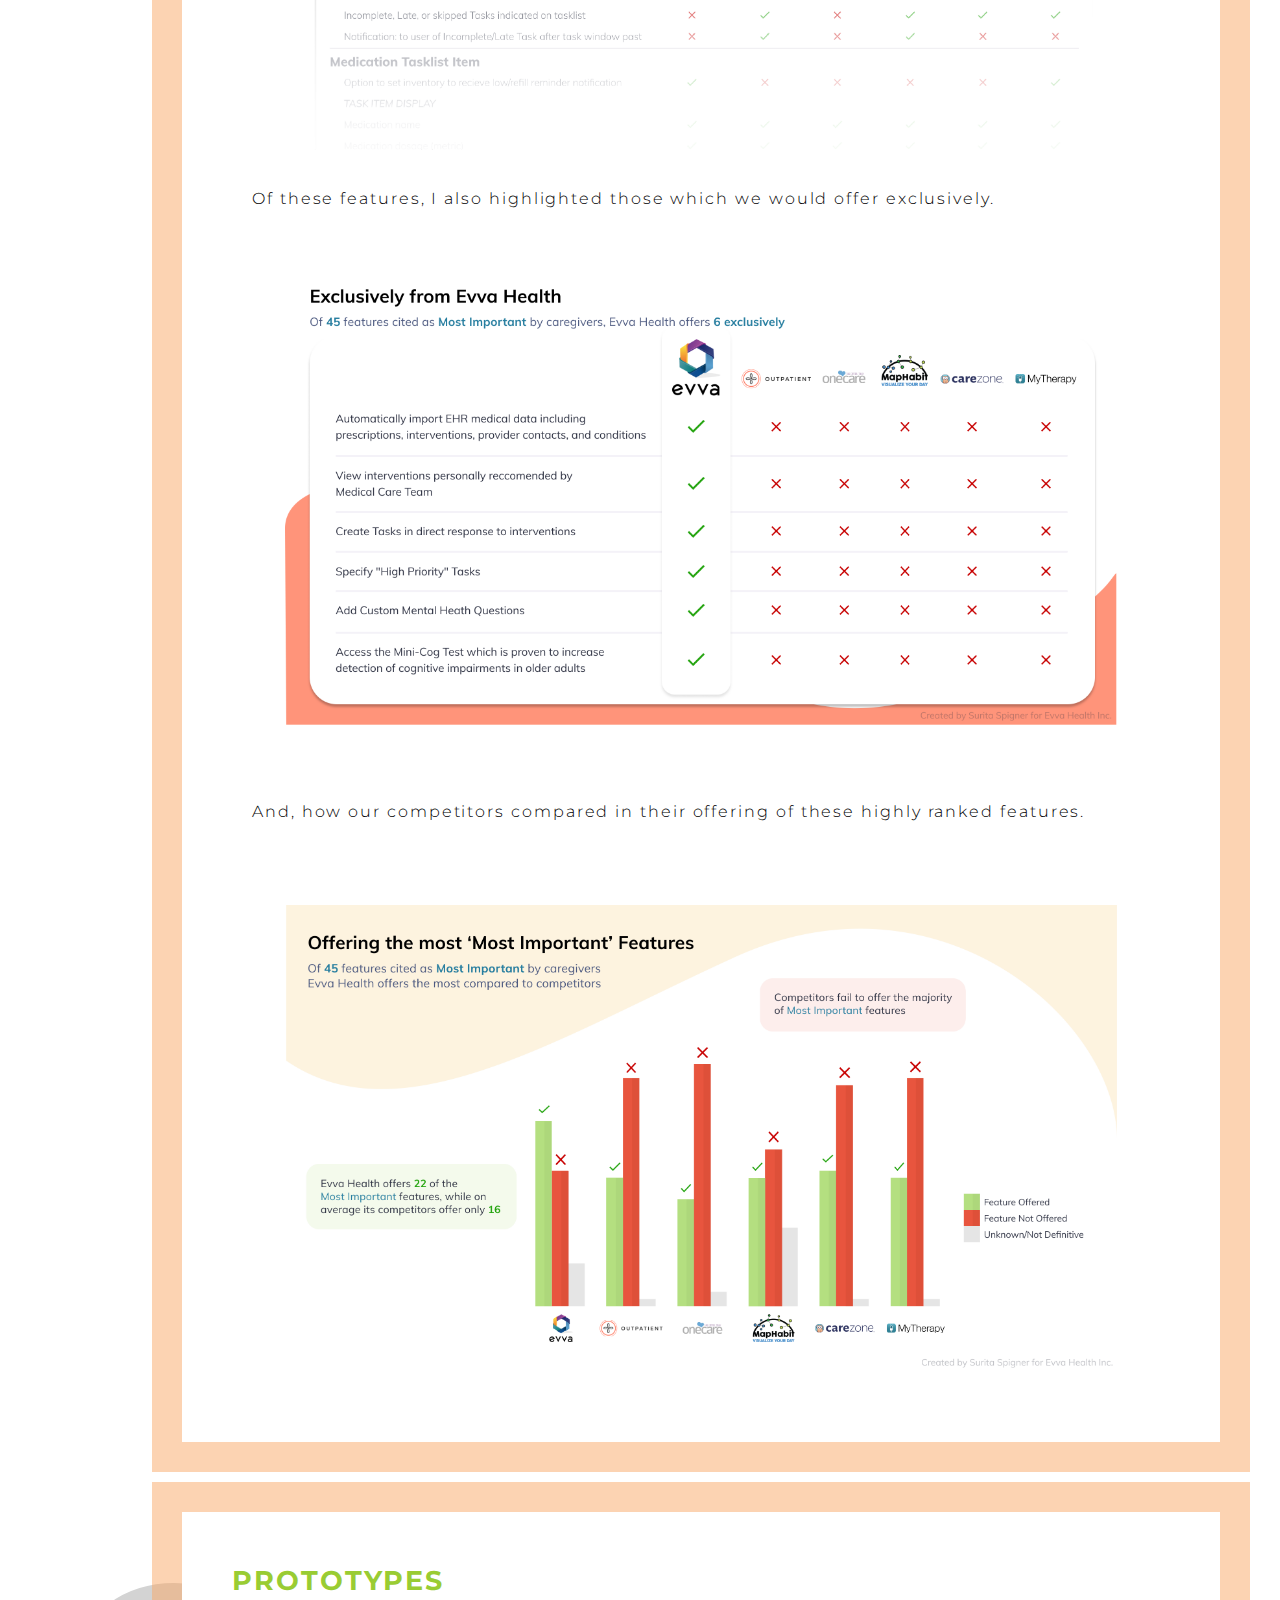
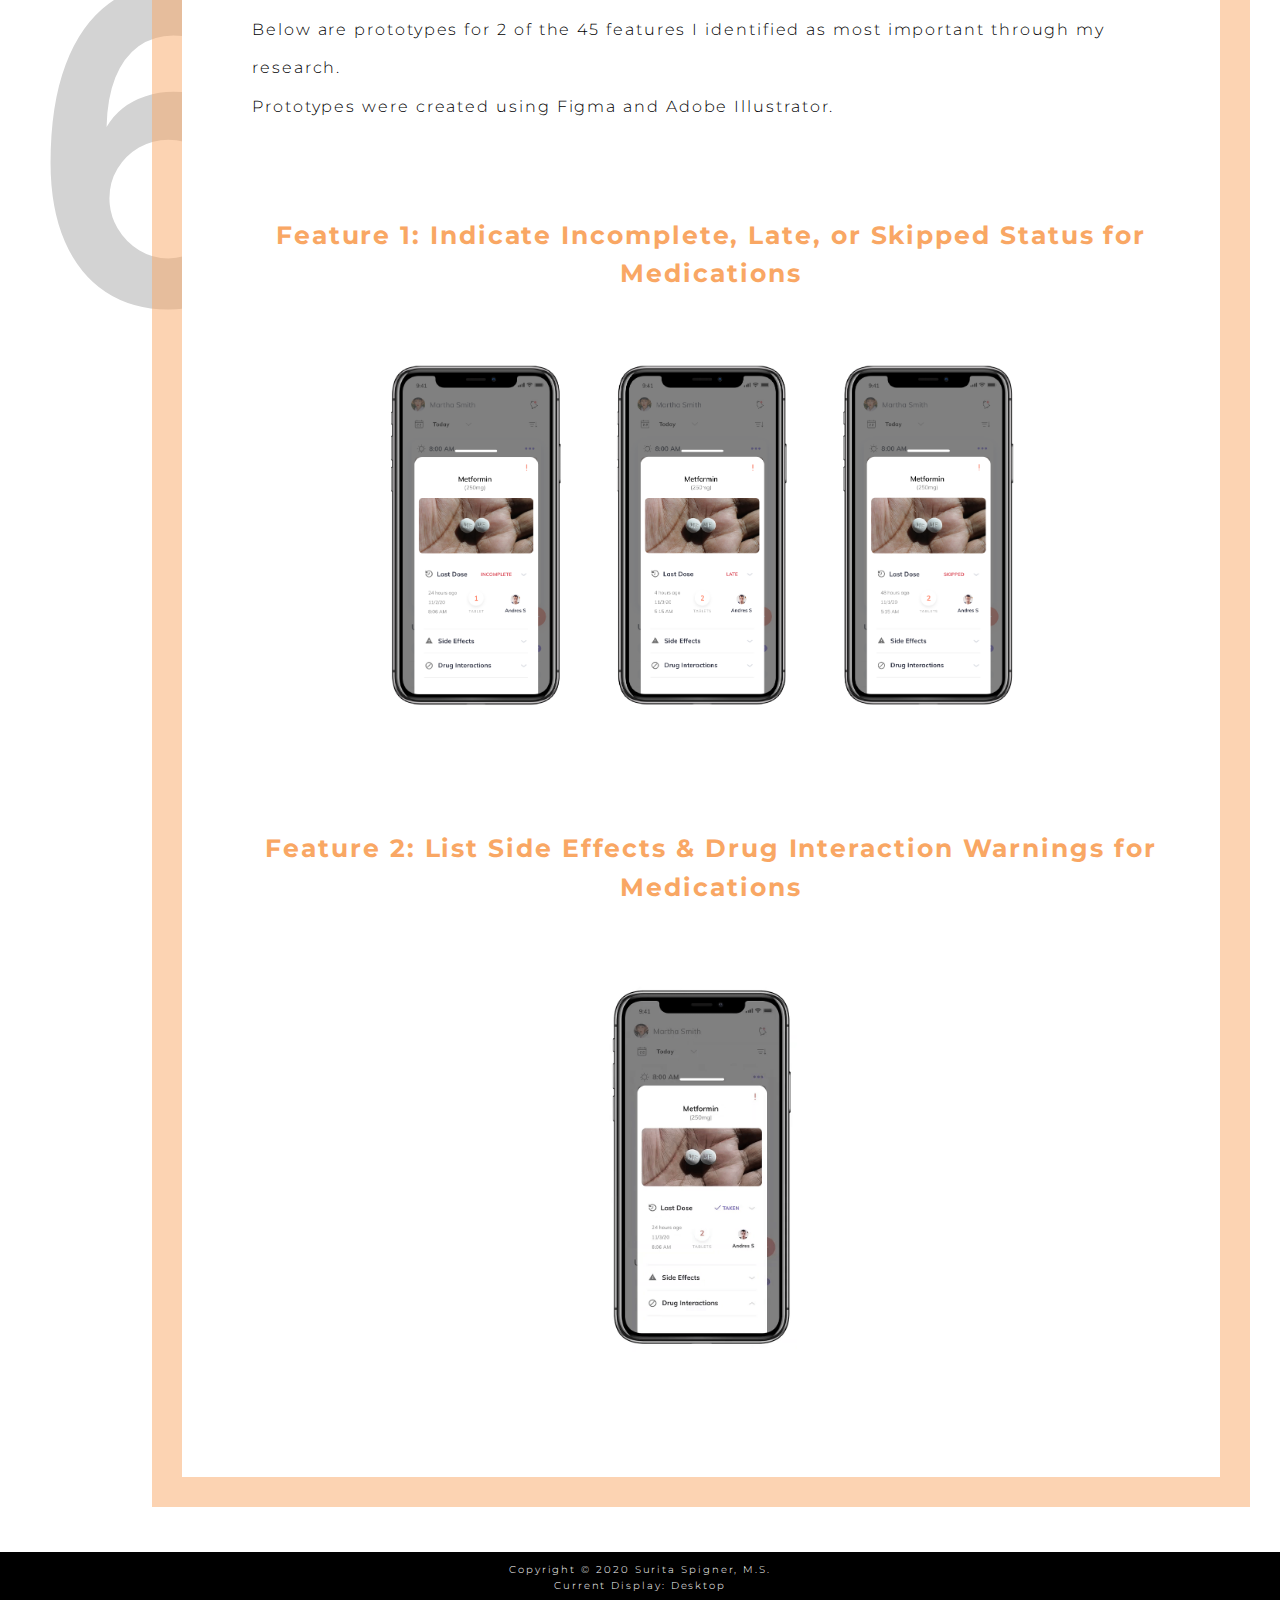
<file: evva.html>
<!DOCTYPE html>
<html lang="en">
<!--HEAD: NAME OF PAGE AND REFERENCE TO CSS STYLESHEET-->
	<head>
		<!-- Global site tag (gtag.js) - Google Analytics -->
				<script async src="https://www.googletagmanager.com/gtag/js?id=UA-160395307-1"></script>
				<script>
				  window.dataLayer = window.dataLayer || [];
				  function gtag(){dataLayer.push(arguments);}
				  gtag('js', new Date());
				  gtag('config', 'UA-160395307-1');
				</script>

		<!-- Other Head content -->
		<meta charset="UTF-8">
		<title>Process</title>
		<link rel="stylesheet" type="text/css" href="css/html5reset.css">
		<link rel="stylesheet" type="text/css" href="css/style.css">
		<link href="https://fonts.googleapis.com/css?family=Raleway:200&display=swap" rel="stylesheet">
		<link href='https://fonts.googleapis.com/css?family=DM Serif Display' rel='stylesheet'>
		<link href='https://fonts.googleapis.com/css?family=Montserrat' rel='stylesheet'>
		<link rel="shortcut icon" type="image/png" href=images/starfish2.png>		<link rel="shortcut icon" type="image/png" href=images/starfish2.png>
	</head>
	<!-- BODY & NAV -->
		<a id="top"></a><!-- for the button to go to top -->
		<body>
			<header>
				<button id="backtotopbutton">
					<a href="#top">
						<img src="images/uparrow.svg" alt="uparrow"/>
					</a>
				</button>
			<div class="skip">
				<a href="#main">Skip to Main Content</a>
			</div>
			<img src="images/starfish3.png" alt="logo" id = "logo">
			<h1 id = "suritaux">SURITA SPIGNER</h1>
			<nav id = "nav">
				<ul>
					<li class="index"><a class="current" href = index.html> Projects </a></li>
					<li class="resume"><a href = resume.html> Resume </a></li>
					<li class="about"><a href = about.html> About </a></li>
				</ul>
			</nav>
		</header>
<!-- MAIN:PAGE CONTENTS -->
		<main>
<!-- <p id="main" tabindex="-1"> -->

			<!-- <img src="images/cnbc-logo.png" alt="cnbc logo" id = "toplogo"> -->
			<div class="top-flexcontainer">
				<div class="projecttitle-before">CNBC iOS Redesign</div>
				<img id = "cnbcphone" src="images/iphone_x-evva.png" alt="phone with screen of evva app prototype"/>
        <div class="projecttitle-after">
          <span style= "color: purple;
                      margin-right: 7vw;
                      margin-left: 0px;
                      text-align: right;"
              class="projecttitle-after">Evva Health</span>
          <div class="projecttitle-after">Product Feature Research</div>
        </div>
			</div>
<!-- Text Effect Citation: http://nimbupani.com/using-background-clip-for-text-with-css-fallback.html -->
			<div class="top-description">
        <p> The following is from a UX Internship at Evva Health, a mobile health start-up offering caregiver & healthcare provider supports.
				<br> In my role on the UX team, I spearheaded my own research project to identify over 200 product features to offer in the app.
				</p>
			</div>
			<div class="container">
				<div class="step1"> 1 </div>
					<div class = "stepcontent stepcontentborder">
						<div class = "steptitle">RESEARCH QUESTION</div>
						<p>An initial scoping session illuminated the concern:</p>
            <br>
            <p id = "researchq1"> What do providers expect from caregiving support apps?</p>
            <br>
            <p> By modifying this into two questions, I applied Comparative Analysis and User Research to answer them respectively. </p>
            <br>
            <p id = "researchq2">
            What features do our competitors offer?
            <br>+<br>
            Which features are most important to caregivers?
            </p>
            <br>
					</div>
					<!-- CITATION: How to add captions to flex images:https://stackoverflow.com/questions/28949683/get-image-and-caption-into-one-flex-item -->
				<div class="step2"> 2 </div>
					<div class = "stepcontent stepcontentborder">
						<div class = "steptitle">COMPETITOR RESEARCH</div>
						<p>By reviewing caregiver support blogs, app store reviews, and healthcare industy websites I identified 17 applications marketed towards caregivers, providers, and/or patients monitoring their health symptoms and medications. <br>
              <img class="step-fleximage"
              style='box-shadow: none;'
              src="images/5comparativelogos.png" alt="Logos of 5 companies for comparative analysis"/>
            <br>
            I categorized by competitor type (Direct, Indirect	Partial, Parallel, or Analogous) and narrowed down to four direct and one parallel competitor. The parallel competitor was included since it was to be released in the same region and timeframe as Evva's app.
						</p>
					</div>
				<div class="step3"> 3 </div>
					<div class = "stepcontent stepcontentborder">
						<div class = "steptitle">COMPARATIVE ANALYSIS</div>
							<div id = "dr-container">
									<div id = "dr-text-before">
									<p> I identified over 200 features to conduct a comparative analysis regarding:</p>
			                <ul>
			                  <li>Security</li>
			                  <li>Patient Setup</li>
			                  <li>Homepage Display</li>
			                  <li>Tasklist UI</li>
			                  <li>Medications</li>
			                  <li>Physical Assessment</li>
			                  <li>Mental Assessment</li>
			                  <li>Bluetooth Medical Devices</li>
			                  <li>Caregiver Support</li>
			                  <li>Care Network Messaging</li>
			                  <li>Health Reporting</li>
			                  <li>Patient Documents</li>
			                  <li>Emergency</li>
			                  <li> UI, Display, & Gestures</li>
			                </ul>
			              <p>This analysis illuminated the features most consistently offered amongst competitors and expected by users, thereby answering the first question.
			              </p>
								</div> <!--text closer div -->
								<img src="images/evvatable.png" alt="Portion of table for comparative analysis of app competitors" id = "dr-pic-after">
							</div> <!-- small container closer div -->
					</div>
					<div class="step4"> 4 </div>
					<div class = "stepcontent stepcontentborder">
						<div class = "steptitle">FEATURE PREFERENCE SURVEY</div>
							<div id = "dr-container">
								<div id = "dr-text-before">
										<p>
										To answer the second question, I administered a preference survey to health care providers using Qualtrics. <br>Multiple choice questions collected data on respondents' work background including what environments and populations they served. <br>
										Max-Diff questions allowed respondents to rank each feature's importance to their professional use.<br>
										Comments allowed for additional feedback.
										</p>
								</div> <!--text closer div -->
								<!-- <img src="images/balloticon.png" alt="survey ballot icon" id = "dr-pic-after"> -->
							</div> <!-- small container closer div -->
					</div>
						<div class="step5"> 5 </div>
							<div class = "stepcontent stepcontentborder">
								<div class = "steptitle">VISUALIZING FINDINGS</div>
									<p>The most impactful outcome of my research was 45 features I identified as "most important" to users.</p>
									<img class="step-fleximage"
									style='box-shadow: none;'
									src="images/45featurestable.png" alt="45 app features ranked most important by users"/>
									<p>Of these features, I also highlighted those which we would offer exclusively.</p>
									<img class="step-fleximage"
									style='box-shadow: none;'
									src="images/featurestable.png" alt="most imporant ranked app features that are exclusively offered by Evva Inc."/>
									<p><br>And, how our competitors compared in their offering of these highly ranked features.<br><br></p>
									<img class="step-fleximage"
									style='box-shadow: none;'
									src="images/featuresgraph.png" alt="visual comparison of offerings by evva and its competitors"/>
							</div>
							<div class="step6"> 6 </div>
								<div class = "stepcontent stepcontentborder">
									<div class = "steptitle">PROTOTYPES</div>
											<p>Below are prototypes for 2 of the 45 features I identified as most important through my research.<br> Prototypes were created using Figma and Adobe Illustrator.
											</p>
											<p id = "feature-title">Feature 1: Indicate Incomplete, Late, or Skipped Status for Medications</p>
											<br>
											<img class= "threephones" src="images/3evvaphones.png" alt="late incomplete and skipped phone mockups for evva app prototype"/>
											<p id = "feature-title">Feature 2: List Side Effects & Drug Interaction Warnings for Medications
											</p>
											<img class= "miniphonegif" src="videos/evva_prototype_gif.gif" alt="gif demo of evva prototype for side effect and drug interactions"/>
				           </div><!-- div closer for step 6-->
				</div> <!-- all steps containercloser -->
		</main>
		<footer>
			<p>Copyright &copy; 2020 Surita Spigner, M.S. </p>
			<div class="mobilefooter"> Current Display: Mobile</div>
			<div class="tabletfooter"> Current Display: Tablet</div>
			<div class="desktopfooter"> Current Display: Desktop</div>
		</footer>
	</body>
</html>
</file>
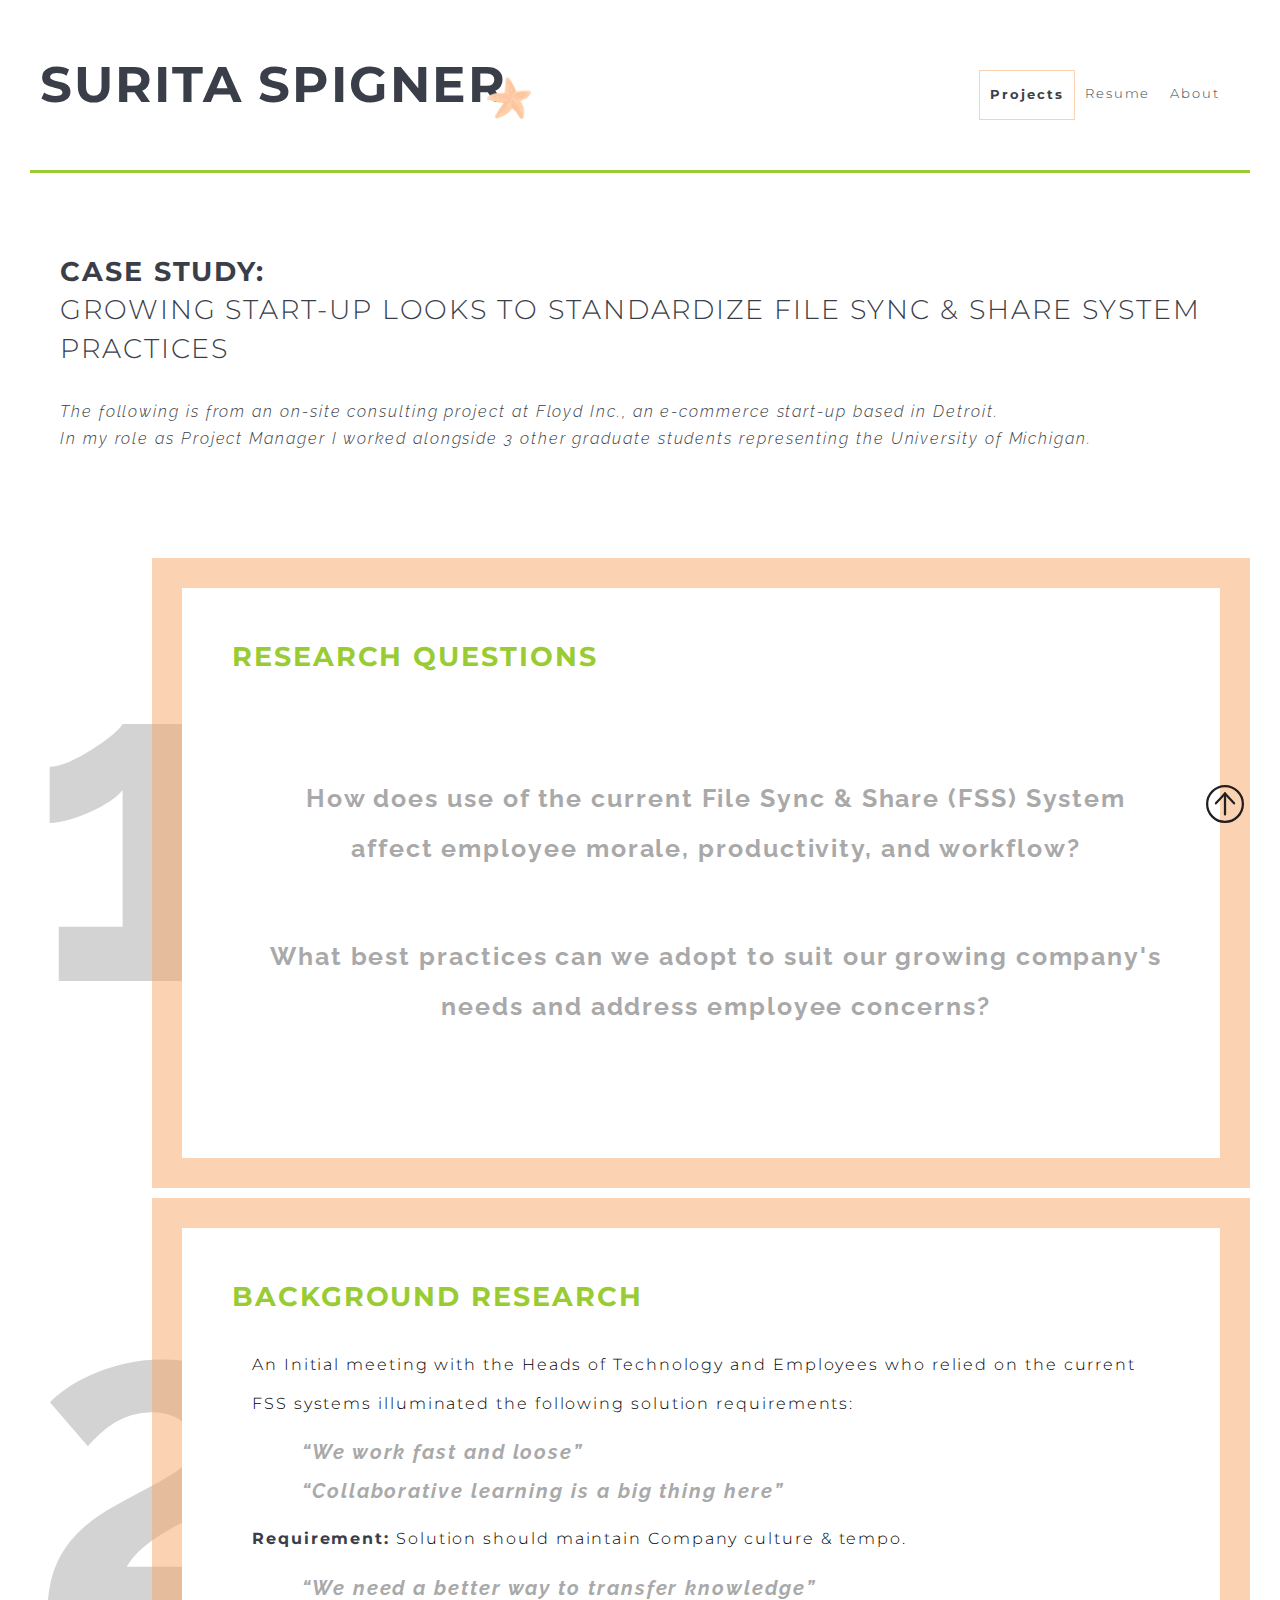
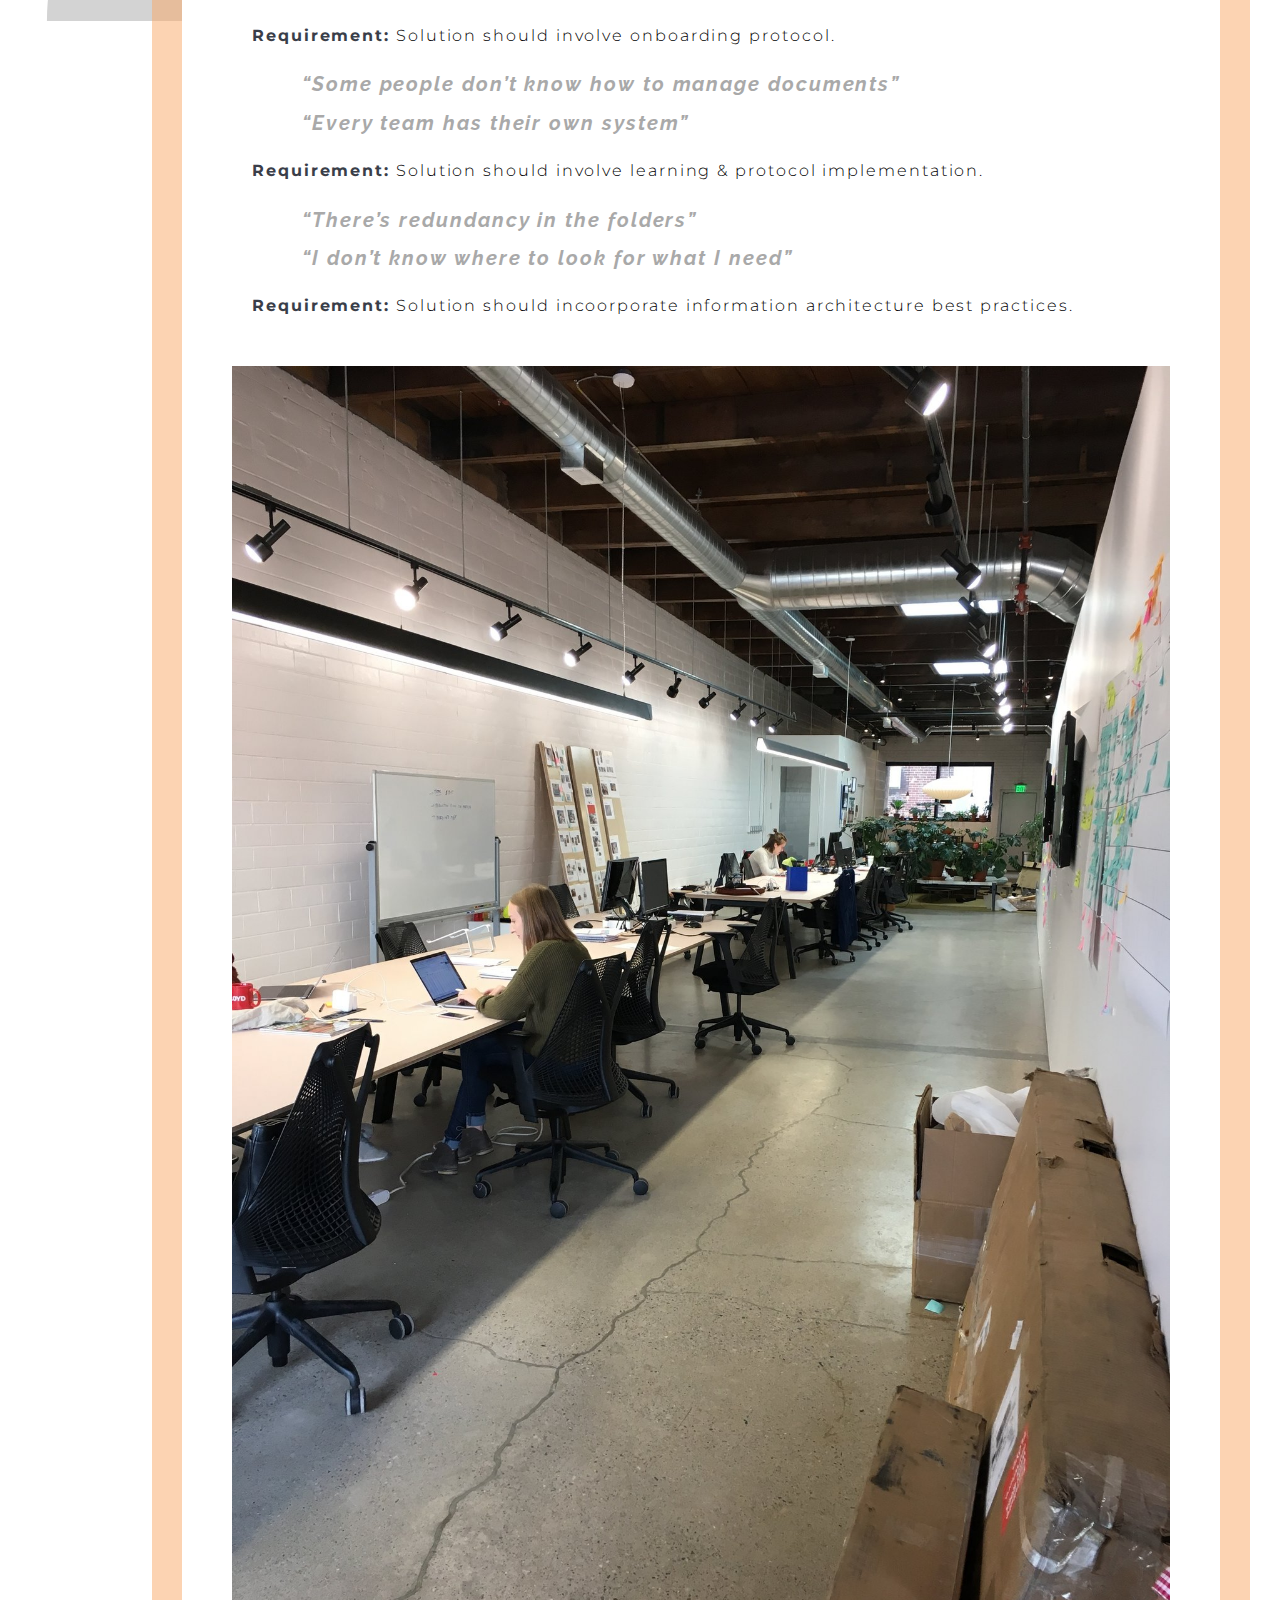
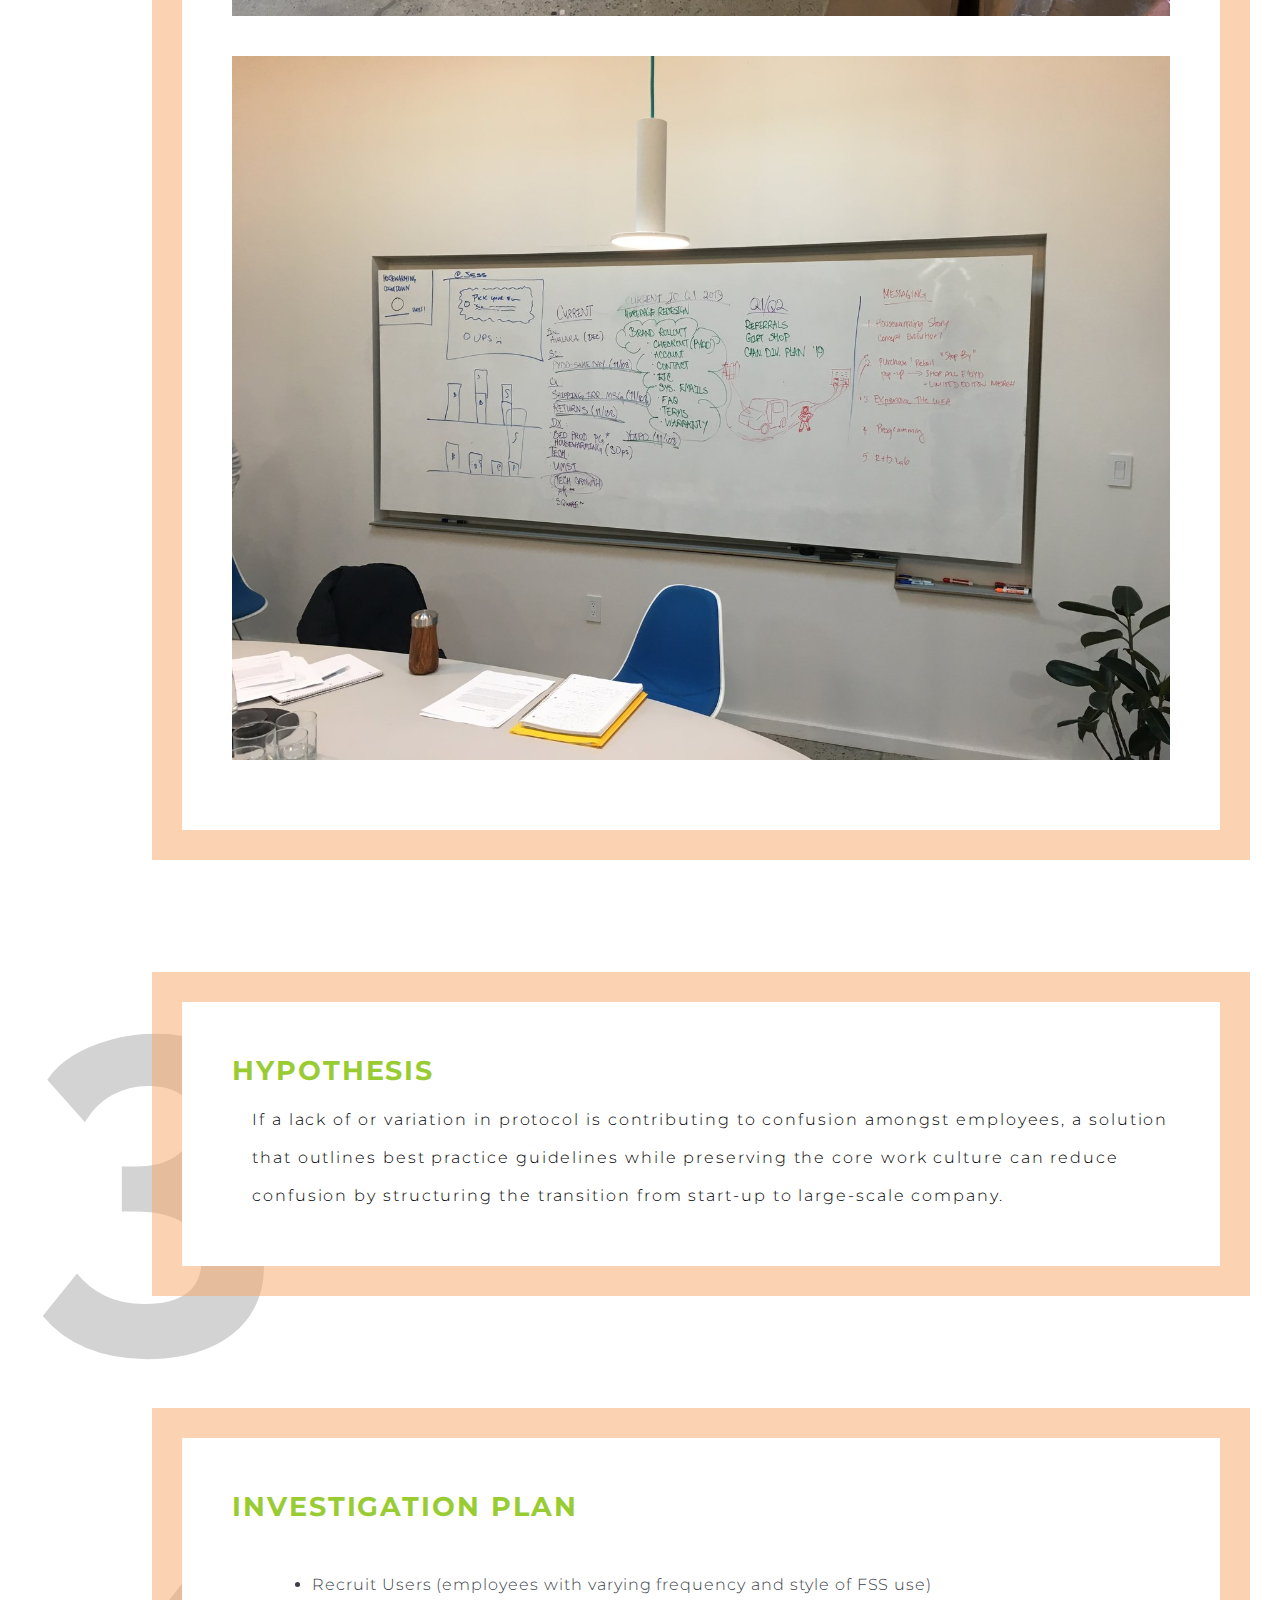
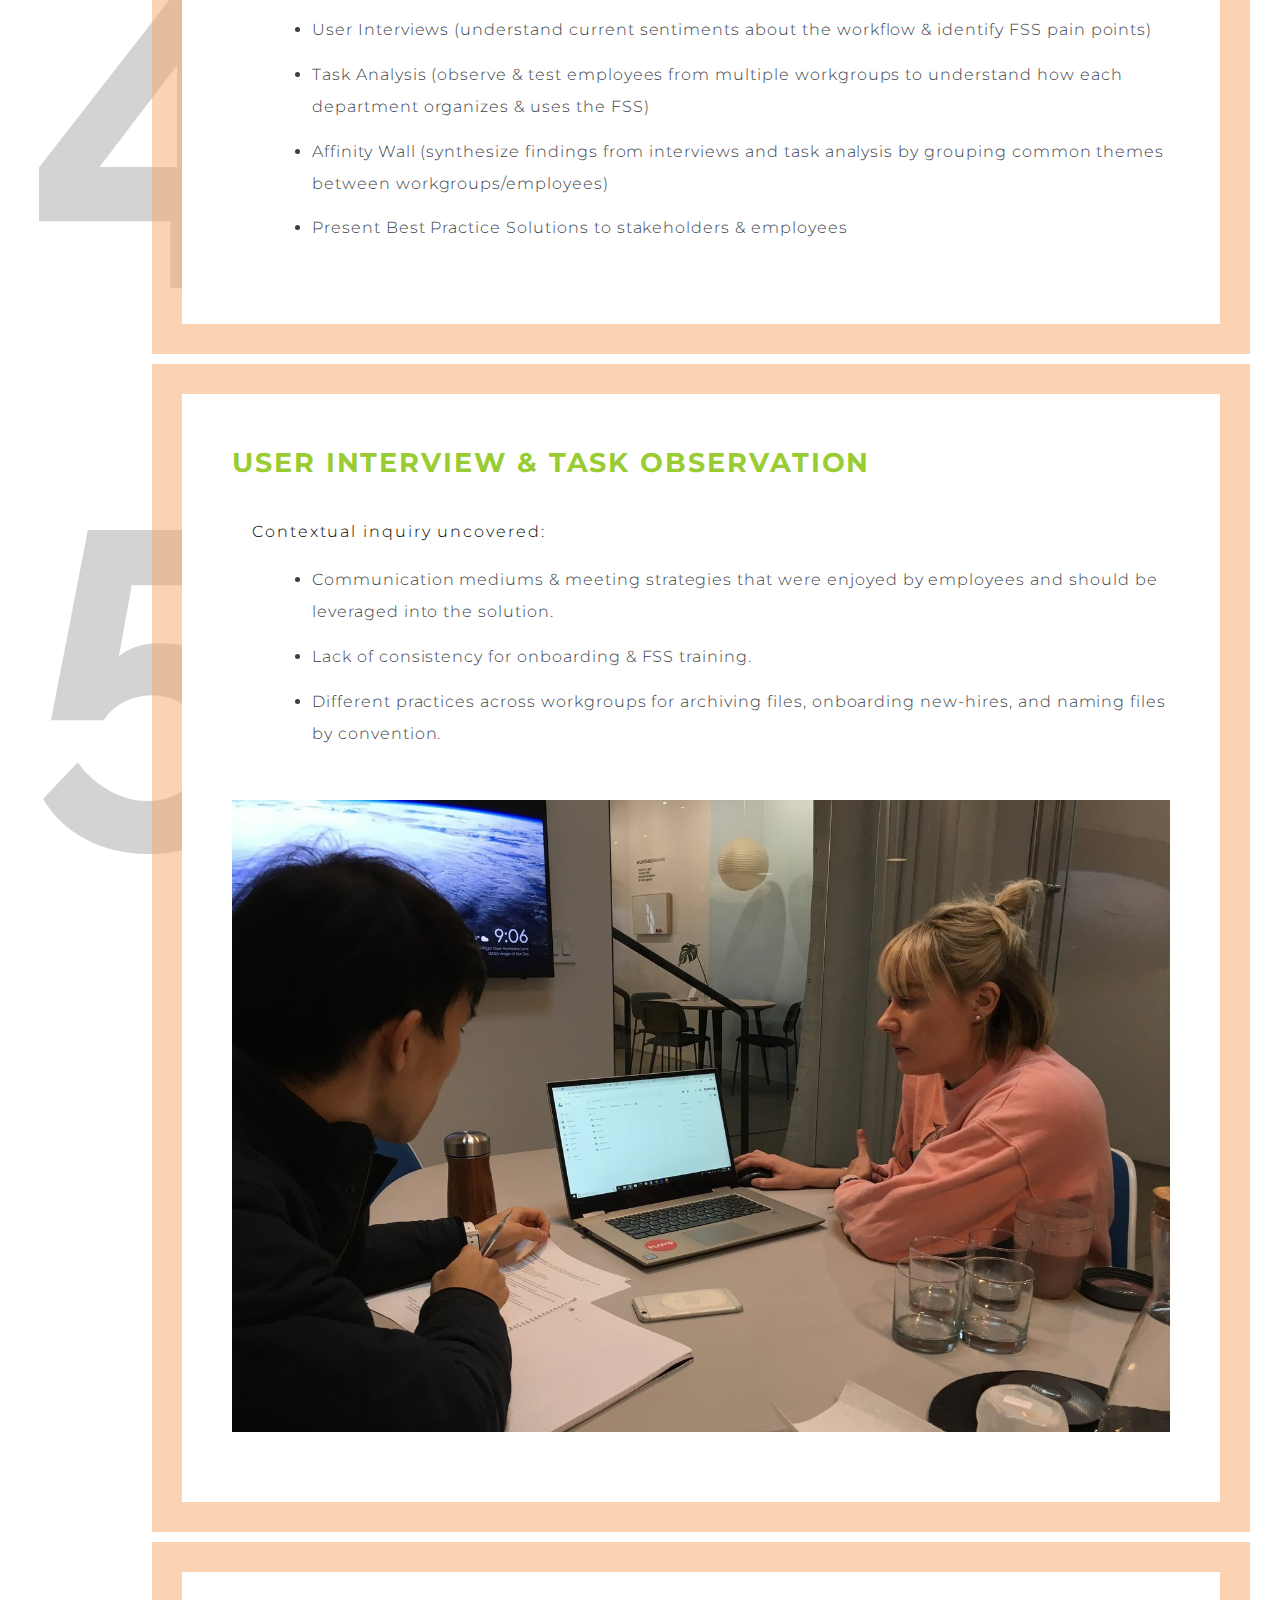
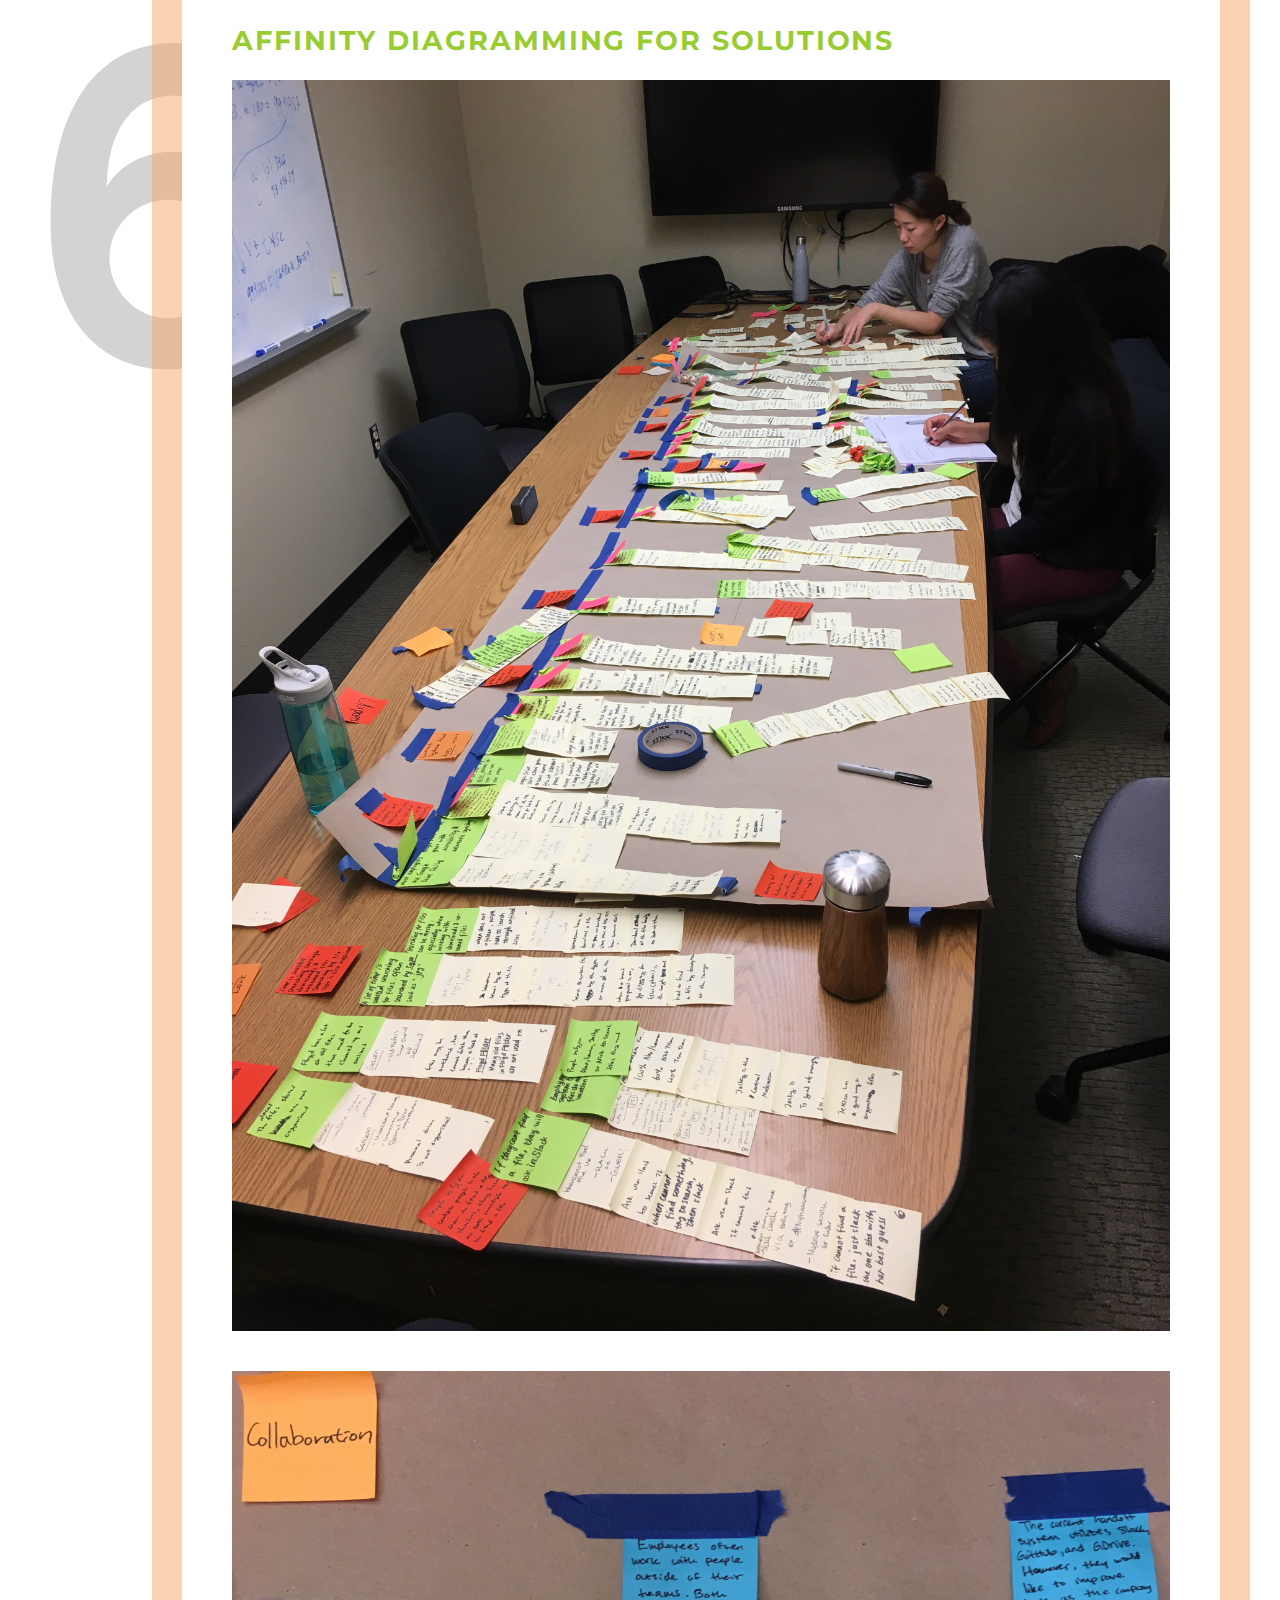
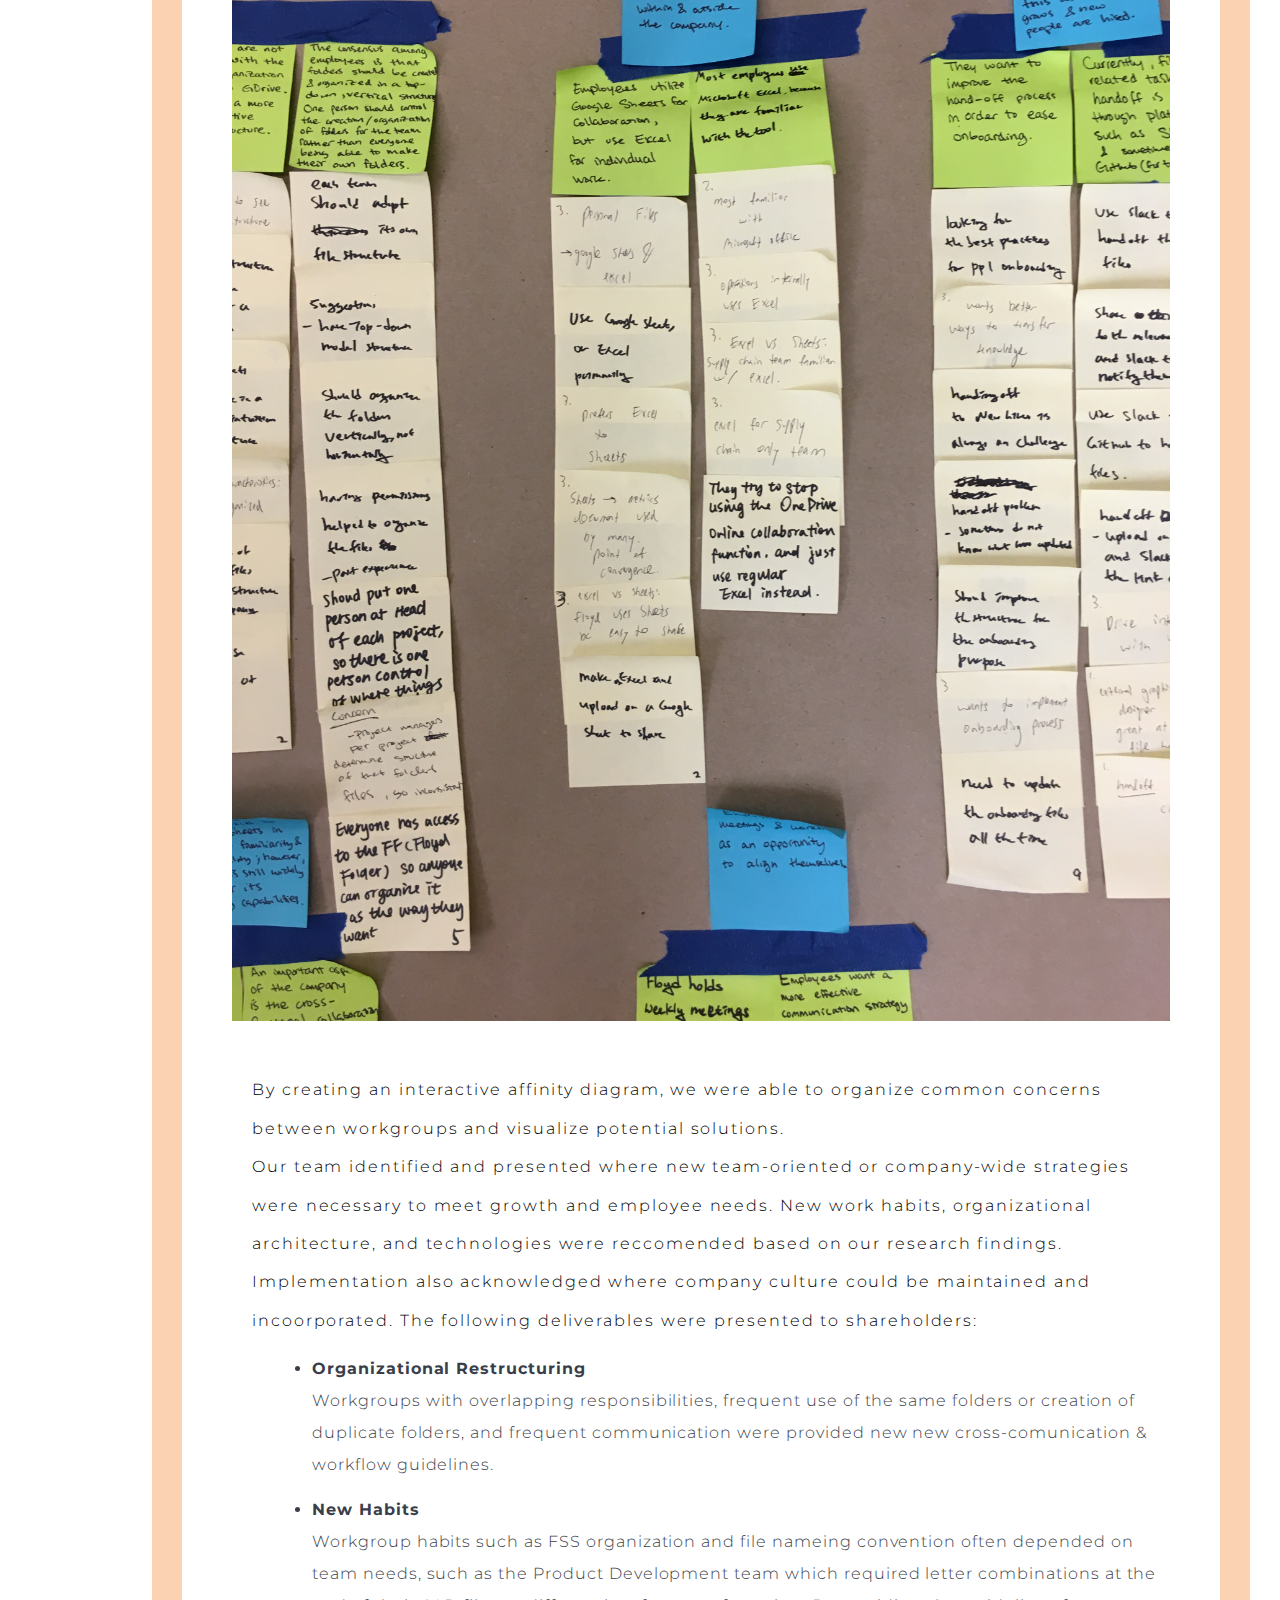
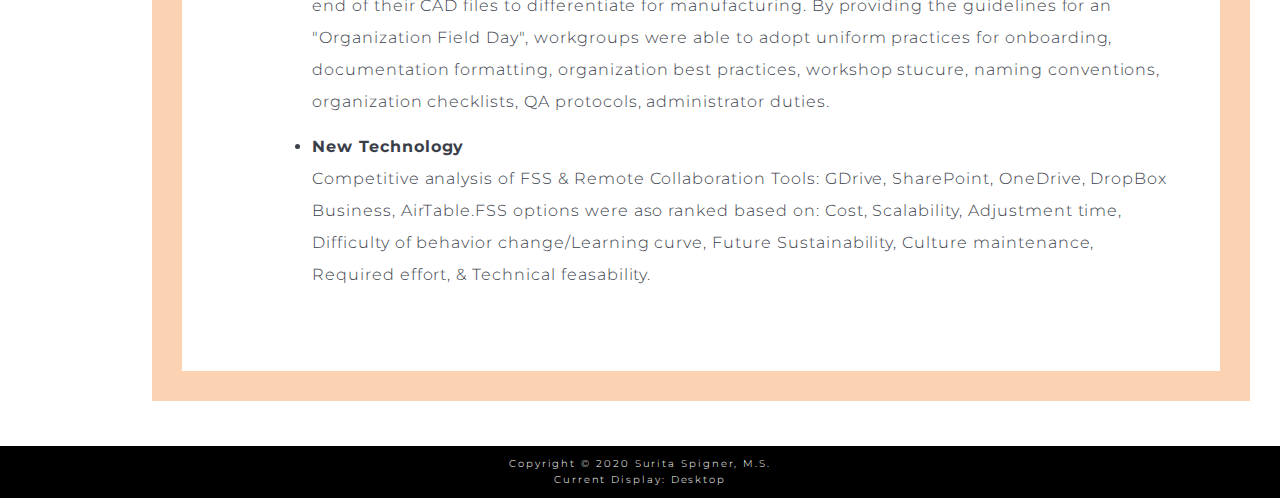
<file: fss.html>
<!DOCTYPE html>
<html lang="en">
<!--HEAD: NAME OF PAGE AND REFERENCE TO CSS STYLESHEET-->
	<head>
		<!-- Global site tag (gtag.js) - Google Analytics -->
				<script async src="https://www.googletagmanager.com/gtag/js?id=UA-160395307-1"></script>
				<script>
				  window.dataLayer = window.dataLayer || [];
				  function gtag(){dataLayer.push(arguments);}
				  gtag('js', new Date());
				  gtag('config', 'UA-160395307-1');
				</script>

		<!-- Other Head content -->
		<meta charset="UTF-8">
		<title>Process</title>
		<link rel="stylesheet" type="text/css" href="css/html5reset.css">
		<link rel="stylesheet" type="text/css" href="css/style.css">
		<link href="https://fonts.googleapis.com/css?family=Raleway:200&display=swap" rel="stylesheet">

		<link href='https://fonts.googleapis.com/css?family=Montserrat' rel='stylesheet'>
		<link href='https://fonts.googleapis.com/css?family=DM Serif Display' rel='stylesheet'>
		<link rel="shortcut icon" type="image/png" href=images/starfish2.png>		<link rel="shortcut icon" type="image/png" href=images/starfish2.png>
	</head>

<!-- BODY & NAV -->
	<a id="top"></a><!-- for the button to go to top -->
	<body>
		<header>
			<button id="backtotopbutton">
				<a href="#top">
					<img src="images/uparrow.svg" alt="uparrow"/>
				</a>
			</button>

			<div class="skip">
				<a href="#main">Skip to Main Content</a>
			</div>
			<img src="images/starfish3.png" alt="logo" id = "logo"/>
			<h1 id = "suritaux">SURITA SPIGNER</h1>
			<nav id = "nav">
				<ul>
					<li class="index"><a class="current" href = index.html> Projects </a></li>
					<li class="resume"><a href = resume.html> Resume </a></li>
					<li class="about"><a href = about.html> About </a></li>
				</ul>
			</nav>
		</header>
<!-- MAIN:PAGE CONTENTS -->
		<main>
<!-- <p id="main" tabindex="-1"> -->

			<!-- <img src="images/cnbc-logo.png" alt="cnbc logo" id = "toplogo"> -->
			<div class="top-flexcontainer">
				<div class="projecttitle-regular"><span class="bold">Case Study:</span><br>GROWING START-UP LOOKS TO standardize FILE SYNC & SHARE SYSTEM practices</div>
			</div>
<!-- Text Effect Citation: http://nimbupani.com/using-background-clip-for-text-with-css-fallback.html -->
			<div class="top-description-left">
				<p> The following is from an on-site consulting project at Floyd Inc., an e-commerce start-up based in Detroit.
				<br> In my role as Project Manager I worked alongside 3 other graduate students representing the University of Michigan.
				</p>
			</div>
			<div class="container">
				<div class="step1"> 1 </div>
        <div class = "stepcontent stepcontentborder">
          <div class = "steptitle">RESEARCH QUESTIONS</div>
          <br>
          <br>
          <p id = "researchq2"> How does use of the current File Sync & Share (FSS) System affect employee morale, productivity, and workflow?</p>
          <br>
          <p id = "researchq2">
          What best practices can we adopt to suit our growing company's needs and address employee concerns?
          </p>
          <br>
          <br>
        </div> <!-- closer step 1 div -->
				<div class="step2"> 2 </div>
        <div class = "stepcontent stepcontentborder">
          <div class = "steptitle">BACKGROUND RESEARCH</div>
          <div id = "sc-container">
            <div id = "sc-text-before">
              <p>An Initial meeting with the Heads of Technology and Employees who relied on the current FSS systems illuminated the following solution requirements:</p>

              <p id = "quote-fss"> “We work fast and loose” <br>“Collaborative learning is a big thing here”
              </p>
              <p><span class="bold">Requirement:</span> Solution should maintain Company culture & tempo.
              </p>


              <p id = "quote-fss">“We need a better way to transfer knowledge”
              </p>
              <p><span class="bold">Requirement:</span> Solution should involve onboarding protocol.
              </p>


              <p id = "quote-fss"> “Some people don’t know how to manage documents”<br> “Every team has their own system”
              </p>
              <p><span class="bold">Requirement:</span> Solution should involve learning & protocol implementation.
              </p>

              <p id = "quote-fss"> “There’s redundancy in the folders” <br> “I don’t know where to look for what I need”
              </p>
              <p><span class="bold">Requirement:</span> Solution should incoorporate information architecture best practices.
              </p>
            </div> <!--text closer div -->
            <div id = "sc-inner-container">
              <img src="images/workspacefloyd.jpg" alt="workspace of floyd " class = "affin-pic-before">
              <img src="images/whiteboardfloyd.jpg" alt="whiteboard for research" class = "affin-pic-before">
            </div> <!-- inner container closer div -->
          </div>
        </div> <!--step 1 closer div -->
				<div class="step3"> 3 </div>
					<div class = "stepcontent stepcontentborder">
						<div class = "steptitle">HYPOTHESIS</div>
            <p>
            If a lack of or variation in protocol is contributing to confusion amongst employees, a solution that outlines best practice guidelines while preserving the core work culture can reduce confusion by structuring the transition from start-up to large-scale company.
            </p>
					</div> <!--step 3 closer div -->
					<div class="step4"> 4 </div>
          <div class = "stepcontent stepcontentborder">
            <div class = "steptitle">INVESTIGATION PLAN</div>
            <div id = "sc-container">
              <div id = "sc-text-before">
                <p>
                <ul>
                  <li>Recruit Users (employees with varying frequency and style of FSS use)</li>
                  <li>User Interviews
                  (understand current sentiments about the workflow & identify FSS pain points)</li>
                  <li>Task Analysis (observe & test employees from multiple workgroups to understand how each department organizes & uses the FSS)</li>
                  <li>Affinity Wall (synthesize findings from interviews and task analysis by grouping common themes between workgroups/employees)</li>
                  <li>Present Best Practice Solutions to stakeholders & employees</li>
                </ul>
                </p>
              </div> <!--text closer div -->
            </div>
          </div> <!--step 4 closer div -->
          <div class="step5"> 5 </div>
          <div class = "stepcontent stepcontentborder">
            <div class = "steptitle">USER INTERVIEW & TASK OBSERVATION</div>
            <div id = "sc-container">
              <div id = "sc-text-before">
                <p>Contextual inquiry uncovered:
                <ul>
                  <li>Communication mediums &  meeting strategies that were enjoyed by employees and should be leveraged into the solution.</li>
                  <li>Lack of consistency for onboarding & FSS training.</li>
                  <li>Different practices across workgroups for archiving files, onboarding new-hires, and naming files by convention.</li>
                  <!-- For instance, some employees used dates, file type, project descriptions, and even their own names to label files and folders. Conventions also depend on team needs, such as the Product Development team using letter combinations at the end of their CAD files to differentiate for manufacturing. -->
                </ul>
                </p>
              </div> <!--text closer div -->
              <img src="images/interviewfloyd.jpg" alt="holding interview with floyd employee" id = "sc-pic-before">
            </div>
          </div> <!--step 5 closer div -->
					<div class="step6"> 6 </div>
          <div class = "stepcontent stepcontentborder">
            <div class = "steptitle">AFFINITY DIAGRAMMING FOR SOLUTIONS</div>
            <div id = "sc-container">
              <div id = "sc-inner-container">
              <img src="images/affinityfloyd.jpg" alt="affinity wall diagramming" class = "affin-pic-before">
              <img src="images/affinityfloyd3.JPG" alt="affinity wall diagramming" class = "affin-pic-before">
              </div> <!-- inner container closer div -->
              <div id = "sc-text-before">
                <p>By creating an interactive affinity diagram, we were able to organize common concerns between workgroups and visualize potential solutions. <br>Our team identified and presented where new team-oriented or company-wide  strategies were necessary to meet growth and employee needs.
                New work habits, organizational architecture, and technologies were reccomended based on our research findings.  Implementation also acknowledged where company culture could be maintained and incoorporated.  The following deliverables were presented to shareholders:
                <ul>
                  <li><span class="bold">Organizational Restructuring</span><br> Workgroups with overlapping responsibilities, frequent use of the same folders or creation of duplicate folders, and frequent communication were provided new new cross-comunication & workflow guidelines.</li>

                  <li><span class="bold">New Habits</span><br> Workgroup habits such as FSS organization and file nameing convention often depended on team needs, such as the Product Development team which required letter combinations at the end of their CAD files to differentiate for manufacturing. By providing the guidelines for an "Organization Field Day", workgroups were able to adopt uniform practices for onboarding, documentation formatting, organization best practices, workshop stucure, naming conventions, organization checklists, QA protocols, administrator duties.</li>

                  <li><span class="bold">New Technology</span><br> Competitive analysis of FSS & Remote Collaboration Tools: GDrive, SharePoint, OneDrive, DropBox Business, AirTable.FSS options were aso ranked based on: Cost, Scalability, Adjustment time, Difficulty of behavior change/Learning curve, Future Sustainability, Culture maintenance, Required effort, & Technical feasability. </li>
                </ul>
                </p>
              </div> <!--text closer div -->
            </div>
          </div> <!--step 6 closer div -->
						</div> <!-- all steps containercloser -->
		</main>
		<footer>
			<p>Copyright &copy; 2020 Surita Spigner, M.S. </p>
      <div class="mobilefooter"> Current Display: Mobile</div>
			<div class="tabletfooter"> Current Display: Tablet</div>
			<div class="desktopfooter"> Current Display: Desktop</div>
		</footer>
	</body>
</html>
</file>
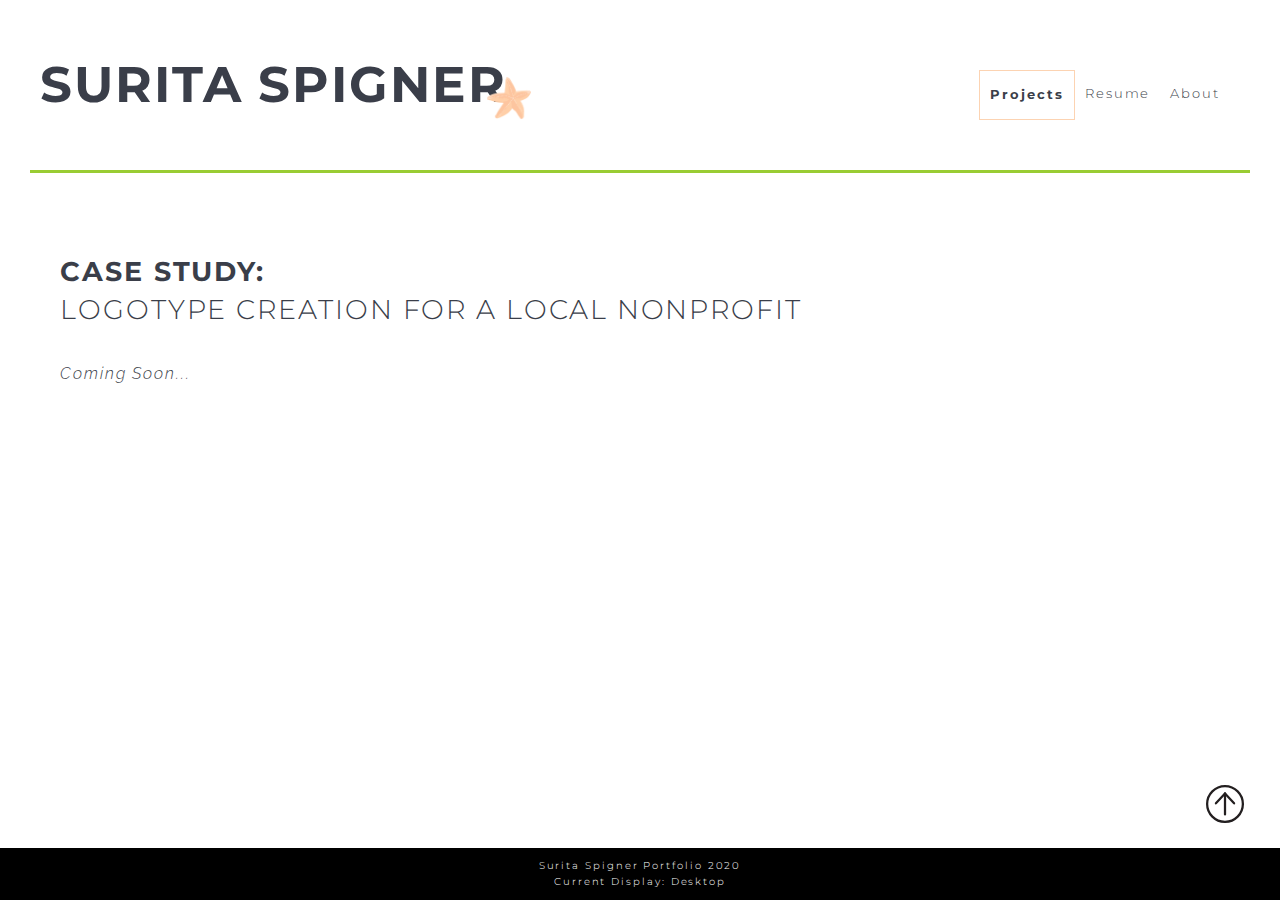
<file: justfutures.html>
<!DOCTYPE html>
<html lang="en">
<!--HEAD: NAME OF PAGE AND REFERENCE TO CSS STYLESHEET-->
	<head>
		<!-- Global site tag (gtag.js) - Google Analytics -->
				<script async src="https://www.googletagmanager.com/gtag/js?id=UA-160395307-1"></script>
				<script>
				  window.dataLayer = window.dataLayer || [];
				  function gtag(){dataLayer.push(arguments);}
				  gtag('js', new Date());
				  gtag('config', 'UA-160395307-1');
				</script>

		<!-- Other Head content -->
		<meta charset="UTF-8">
		<title>Process</title>
		<link rel="stylesheet" type="text/css" href="css/html5reset.css">
		<link rel="stylesheet" type="text/css" href="css/style.css">
		<link href="https://fonts.googleapis.com/css?family=Raleway:200&display=swap" rel="stylesheet">

		<link href='https://fonts.googleapis.com/css?family=Montserrat' rel='stylesheet'>
		<link href='https://fonts.googleapis.com/css?family=DM Serif Display' rel='stylesheet'>
		<link rel="shortcut icon" type="image/png" href=images/starfish2.png>		<link rel="shortcut icon" type="image/png" href=images/starfish2.png>
	</head>

<!-- BODY & NAV -->
	<a id="top"></a><!-- for the button to go to top -->
	<body>
		<header>
			<button id="backtotopbutton">
				<a href="#top">
					<img src="images/uparrow.svg" alt="uparrow"/>
				</a>
			</button>

			<div class="skip">
				<a href="#main">Skip to Main Content</a>
			</div>
			<img src="images/starfish3.png" alt="logo" id = "logo"/>
			<h1 id = "suritaux">SURITA SPIGNER</h1>
			<nav id = "nav">
				<ul>
					<li class="index"><a class="current" href = index.html> Projects </a></li>
					<li class="resume"><a href = resume.html> Resume </a></li>
					<li class="about"><a href = about.html> About </a></li>
				</ul>
			</nav>
		</header>
<!-- MAIN:PAGE CONTENTS -->
		<main>
<!-- <p id="main" tabindex="-1"> -->

			<!-- <img src="images/cnbc-logo.png" alt="cnbc logo" id = "toplogo"> -->
			<div class="top-flexcontainer">
				<div class="projecttitle-regular"><span class="bold">Case Study:</span><br>Logotype creation for a local nonprofit</div>
			</div>
<!-- Text Effect Citation: http://nimbupani.com/using-background-clip-for-text-with-css-fallback.html -->
			<div class="top-description-left">
				<p> Coming Soon...
				</p>
			</div>
		</main>
		<footer>
			<p>Surita Spigner Portfolio 2020</p>
			<div class="mobilefooter"> Current Display: Mobile</div>
			<div class="tabletfooter"> Current Display: Tablet</div>
			<div class="desktopfooter"> Current Display: Desktop</div>
		</footer>
	</body>
</html>
</file>
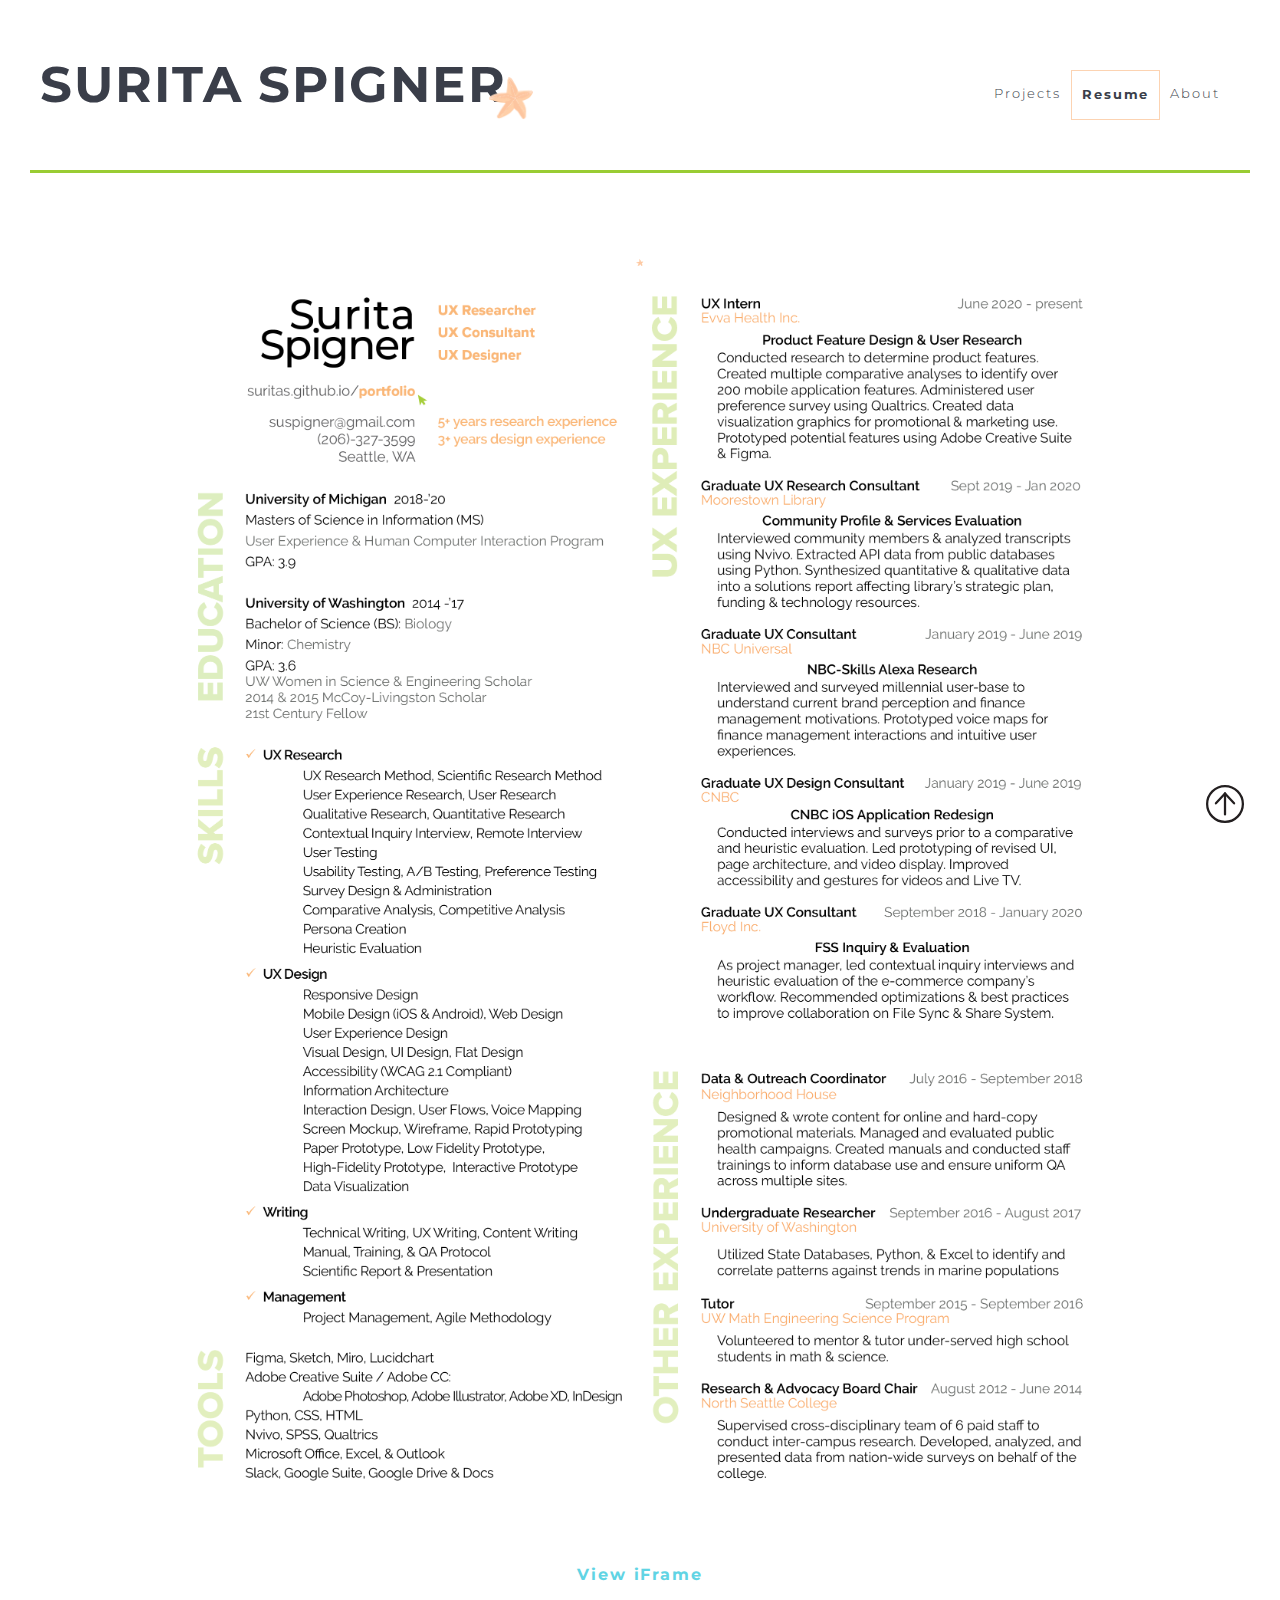
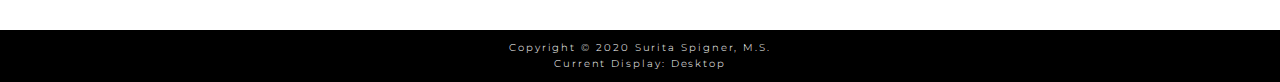
<file: resume.html>
<!DOCTYPE html>
<html lang="en">
<!--HEAD: NAME OF PAGE AND REFERENCE TO CSS STYLESHEET-->
	<head>
		<!-- Global site tag (gtag.js) - Google Analytics -->
				<script async src="https://www.googletagmanager.com/gtag/js?id=UA-160395307-1"></script>
				<script>
				  window.dataLayer = window.dataLayer || [];
				  function gtag(){dataLayer.push(arguments);}
				  gtag('js', new Date());
				  gtag('config', 'UA-160395307-1');
				</script>

		<!-- Other Head content -->
		<meta charset="UTF-8">
		<title>Resume</title>
		<link rel="stylesheet" type="text/css" href="css/html5reset.css">
		<link rel="stylesheet" type="text/css" href="css/style.css">
		<link href="https://fonts.googleapis.com/css?family=Raleway:200&display=swap" rel="stylesheet">
		<link href='https://fonts.googleapis.com/css?family=DM Serif Display' rel='stylesheet'>
		<link href='https://fonts.googleapis.com/css?family=Montserrat' rel='stylesheet'>
		<link rel="shortcut icon" type="image/png" href=images/starfish2.png>		<link rel="shortcut icon" type="image/png" href=images/starfish2.png>
	</head>
	<!-- BODY & NAV -->
		<a id="top"></a><!-- for the button to go to top -->
		<body>
			<header>
				<button id="backtotopbutton">
					<a href="#top">
						<img src="images/uparrow.svg" alt="uparrow"/>
					</a>
				</button>
			<div class="skip">
				<a href="#main">Skip to Main Content</a>
			</div>
			<img src="images/starfish3.png" alt="logo" id = "logo">
			<h1 id = "suritaux">SURITA SPIGNER</h1>
			<nav id = "nav">
				<ul>
					<li class="index"><a href = index.html> Projects </a></li>
					<li class="resume"><a class="current" href = resume.html> Resume </a></li>
					<li class="about"><a href = about.html> About </a></li>
				</ul>
			</nav>
		</header>
		<main id="main">
			<p class = "minilogo"><img src="images/starfish3.png" alt="logo" id = "resumelogo"></p>
			<a href="documents/Surita_Spigner_Resume.pdf">
			  <img id = "resumeimage" src="images/Surita_Spigner_Resume_Image.png" alt="Surita Spigner Resume Image">
			</a>
			<p class="minititle-resume"><a href=resumeiframe.html>View iFrame</a></p>
		</main>
		<footer>
			<p>Copyright &copy; 2020 Surita Spigner, M.S. </p>
			<div class="mobilefooter"> Current Display: Mobile</div>
			<div class="tabletfooter"> Current Display: Tablet</div>
			<div class="desktopfooter"> Current Display: Desktop</div>
		</footer>
	</body>
</html>
</file>
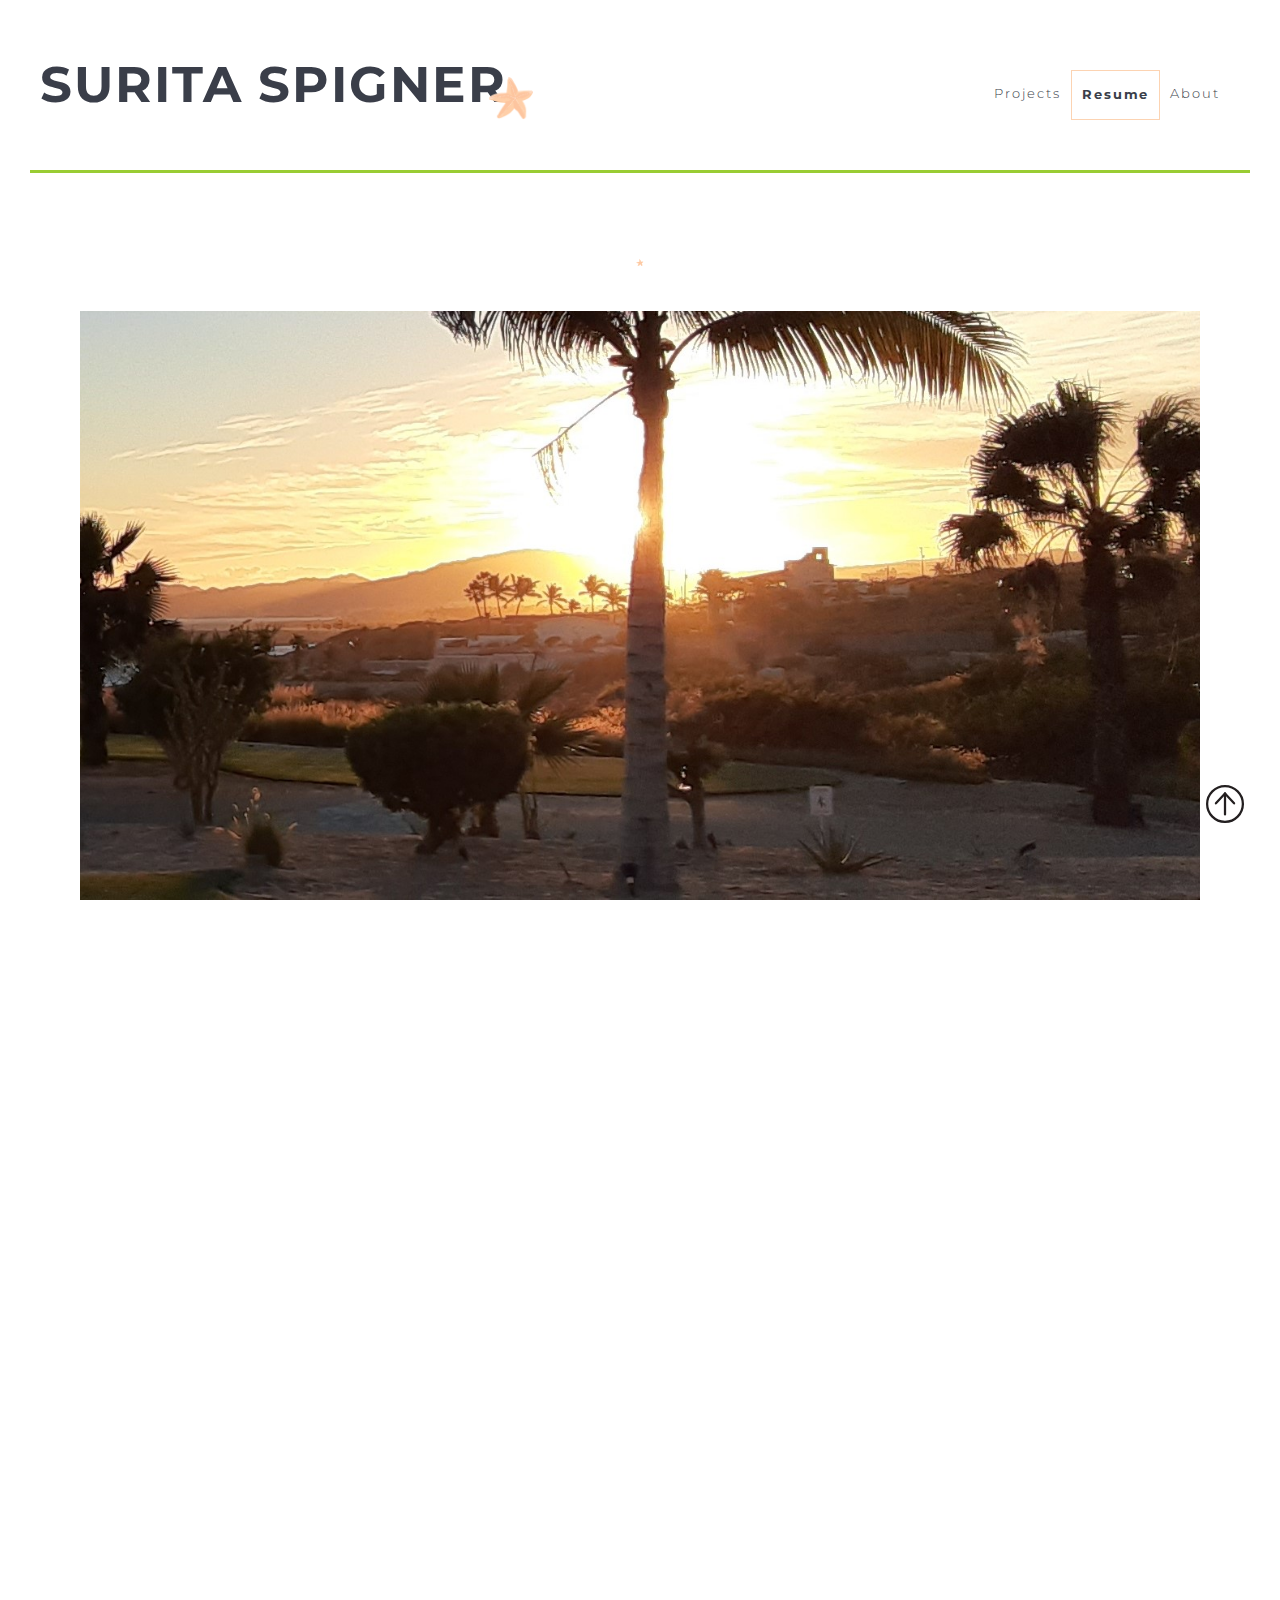
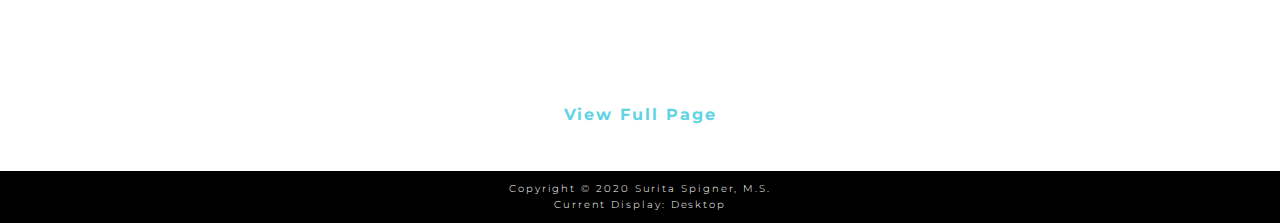
<file: resumeiframe.html>
<!DOCTYPE html>
<html lang="en">
<!--HEAD: NAME OF PAGE AND REFERENCE TO CSS STYLESHEET-->
	<head>
		<!-- Global site tag (gtag.js) - Google Analytics -->
				<script async src="https://www.googletagmanager.com/gtag/js?id=UA-160395307-1"></script>
				<script>
				  window.dataLayer = window.dataLayer || [];
				  function gtag(){dataLayer.push(arguments);}
				  gtag('js', new Date());
				  gtag('config', 'UA-160395307-1');
				</script>

		<!-- Other Head content -->
		<meta charset="UTF-8">
		<title>Resume</title>
		<link rel="stylesheet" type="text/css" href="css/html5reset.css">
		<link rel="stylesheet" type="text/css" href="css/style.css">
		<link href="https://fonts.googleapis.com/css?family=Raleway:200&display=swap" rel="stylesheet">
				<link href='https://fonts.googleapis.com/css?family=DM Serif Display' rel='stylesheet'>
		<link href='https://fonts.googleapis.com/css?family=Montserrat' rel='stylesheet'>
		<link rel="shortcut icon" type="image/png" href=images/starfish2.png>		<link rel="shortcut icon" type="image/png" href=images/starfish2.png>
	</head>
	<!-- BODY & NAV -->
		<a id="top"></a><!-- for the button to go to top -->
		<body>
			<header>
				<button id="backtotopbutton">
					<a href="#top">
						<img src="images/uparrow.svg" alt="uparrow"/>
					</a>
				</button>
			<div class="skip">
				<a href="#main">Skip to Main Content</a>
			</div>
			<img src="images/starfish3.png" alt="logo" id = "logo">
			<h1 id = "suritaux">SURITA SPIGNER</h1>
			<nav id = "nav">
				<ul>
					<li class="index"><a href = index.html> Projects </a></li>
					<li class="resume"><a class="current" href = resume.html> Resume </a></li>
					<li class="about"><a href = about.html> About </a></li>
				</ul>
			</nav>
		</header>
		<main id="main">
			<p class = "minilogo"><img src="images/starfish3.png" alt="logo" id = "resumelogo"></p>
<!-- IFRAME -->
			<div id="resumebackground">
				<iframe src="documents/Surita_Spigner_Resume.pdf" id="iframe-resume" title="Surita's Resume" allowtransparency="true"></iframe>
			</div>
			<p class="minititle-resume"><a href=resume.html> View Full Page</a></p>
		</main>
		<footer>
			<p>Copyright &copy; 2020 Surita Spigner, M.S. </p>
			<div class="mobilefooter"> Current Display: Mobile</div>
			<div class="tabletfooter"> Current Display: Tablet</div>
			<div class="desktopfooter"> Current Display: Desktop</div>
		</footer>
	</body>
</html>
</file>
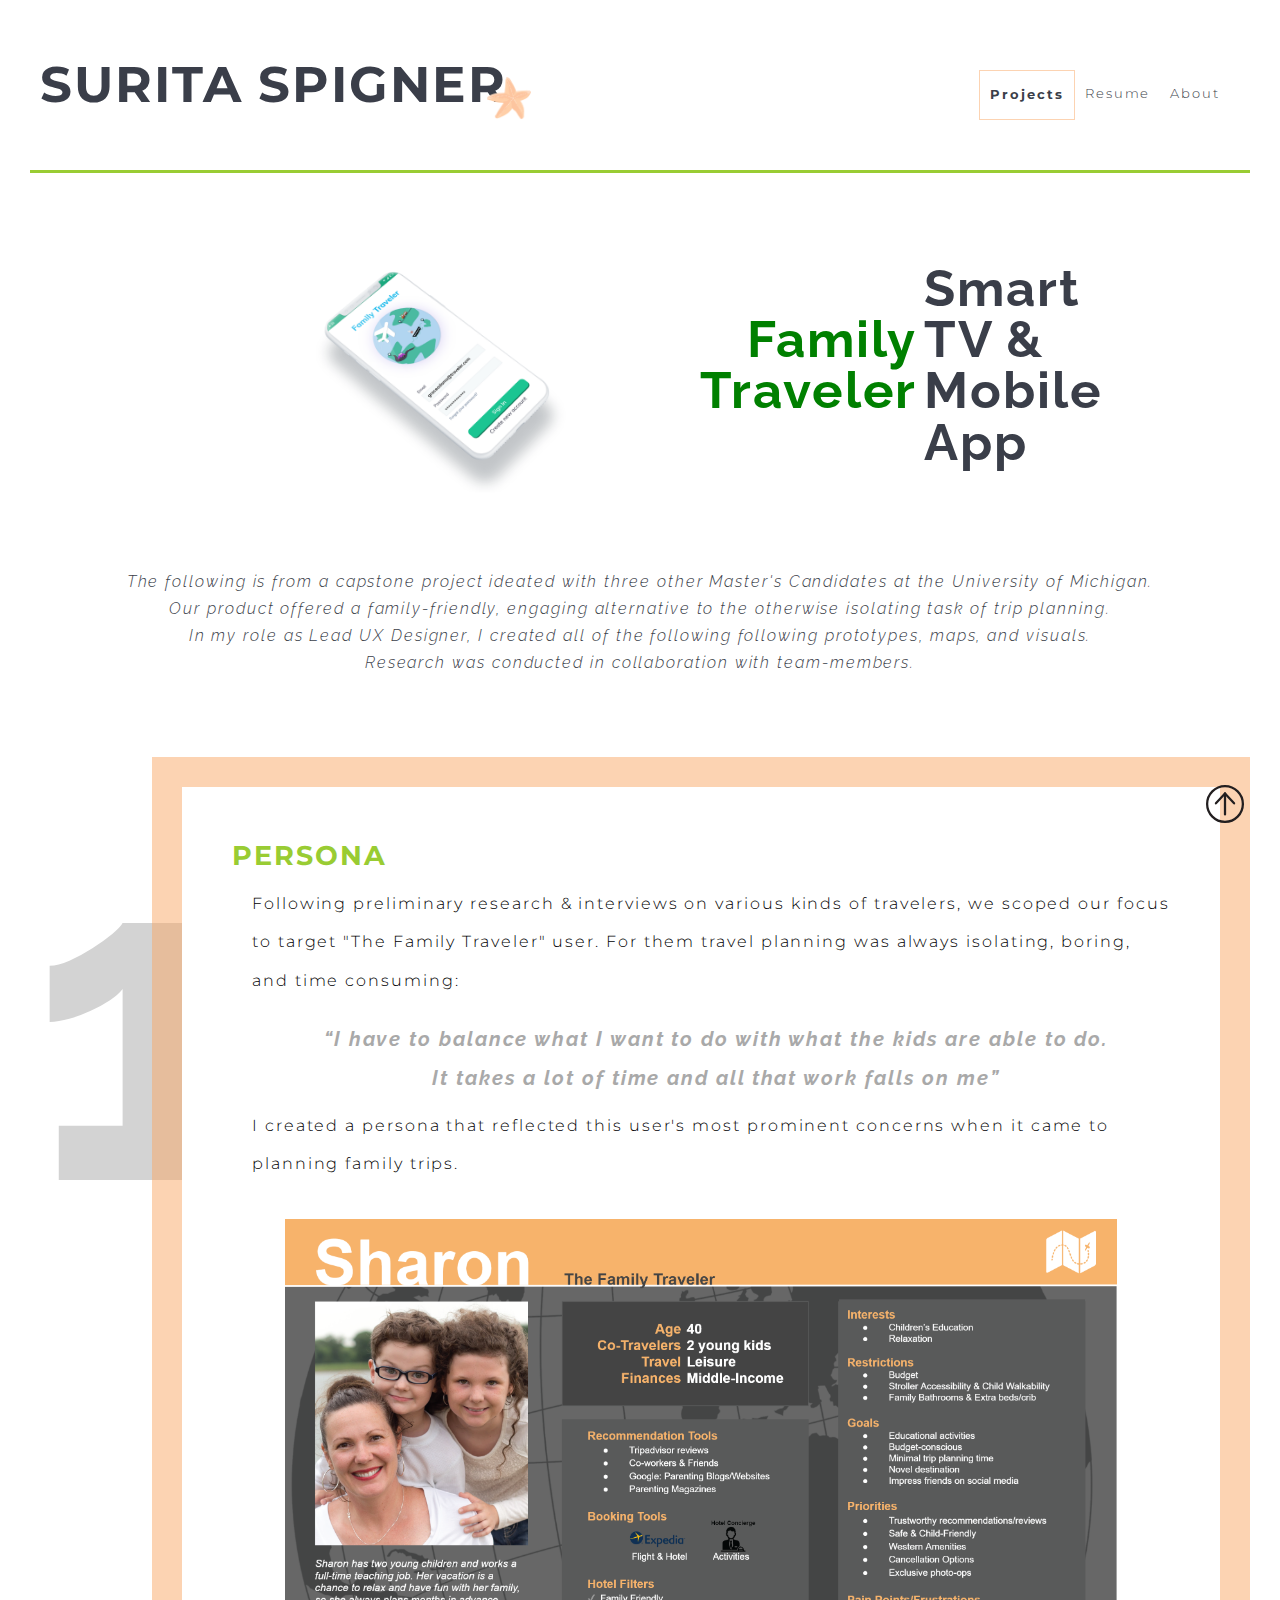
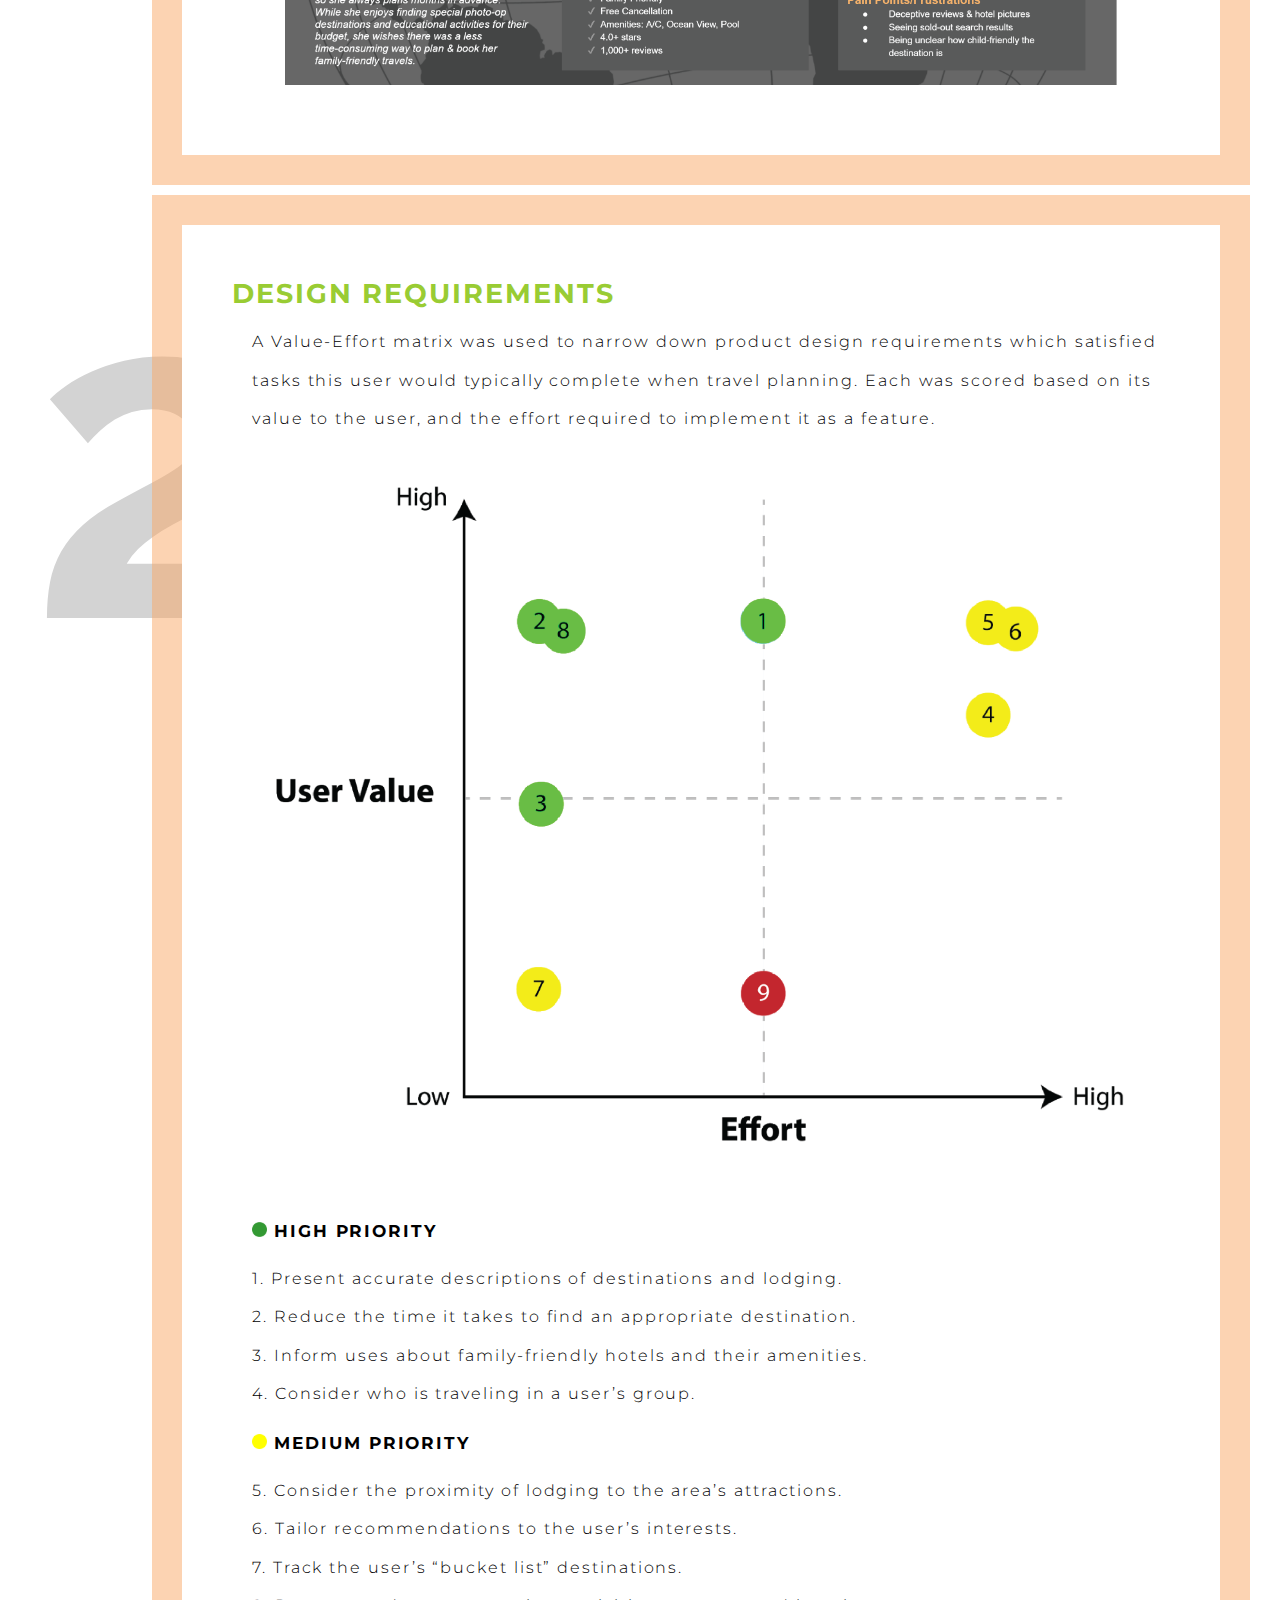
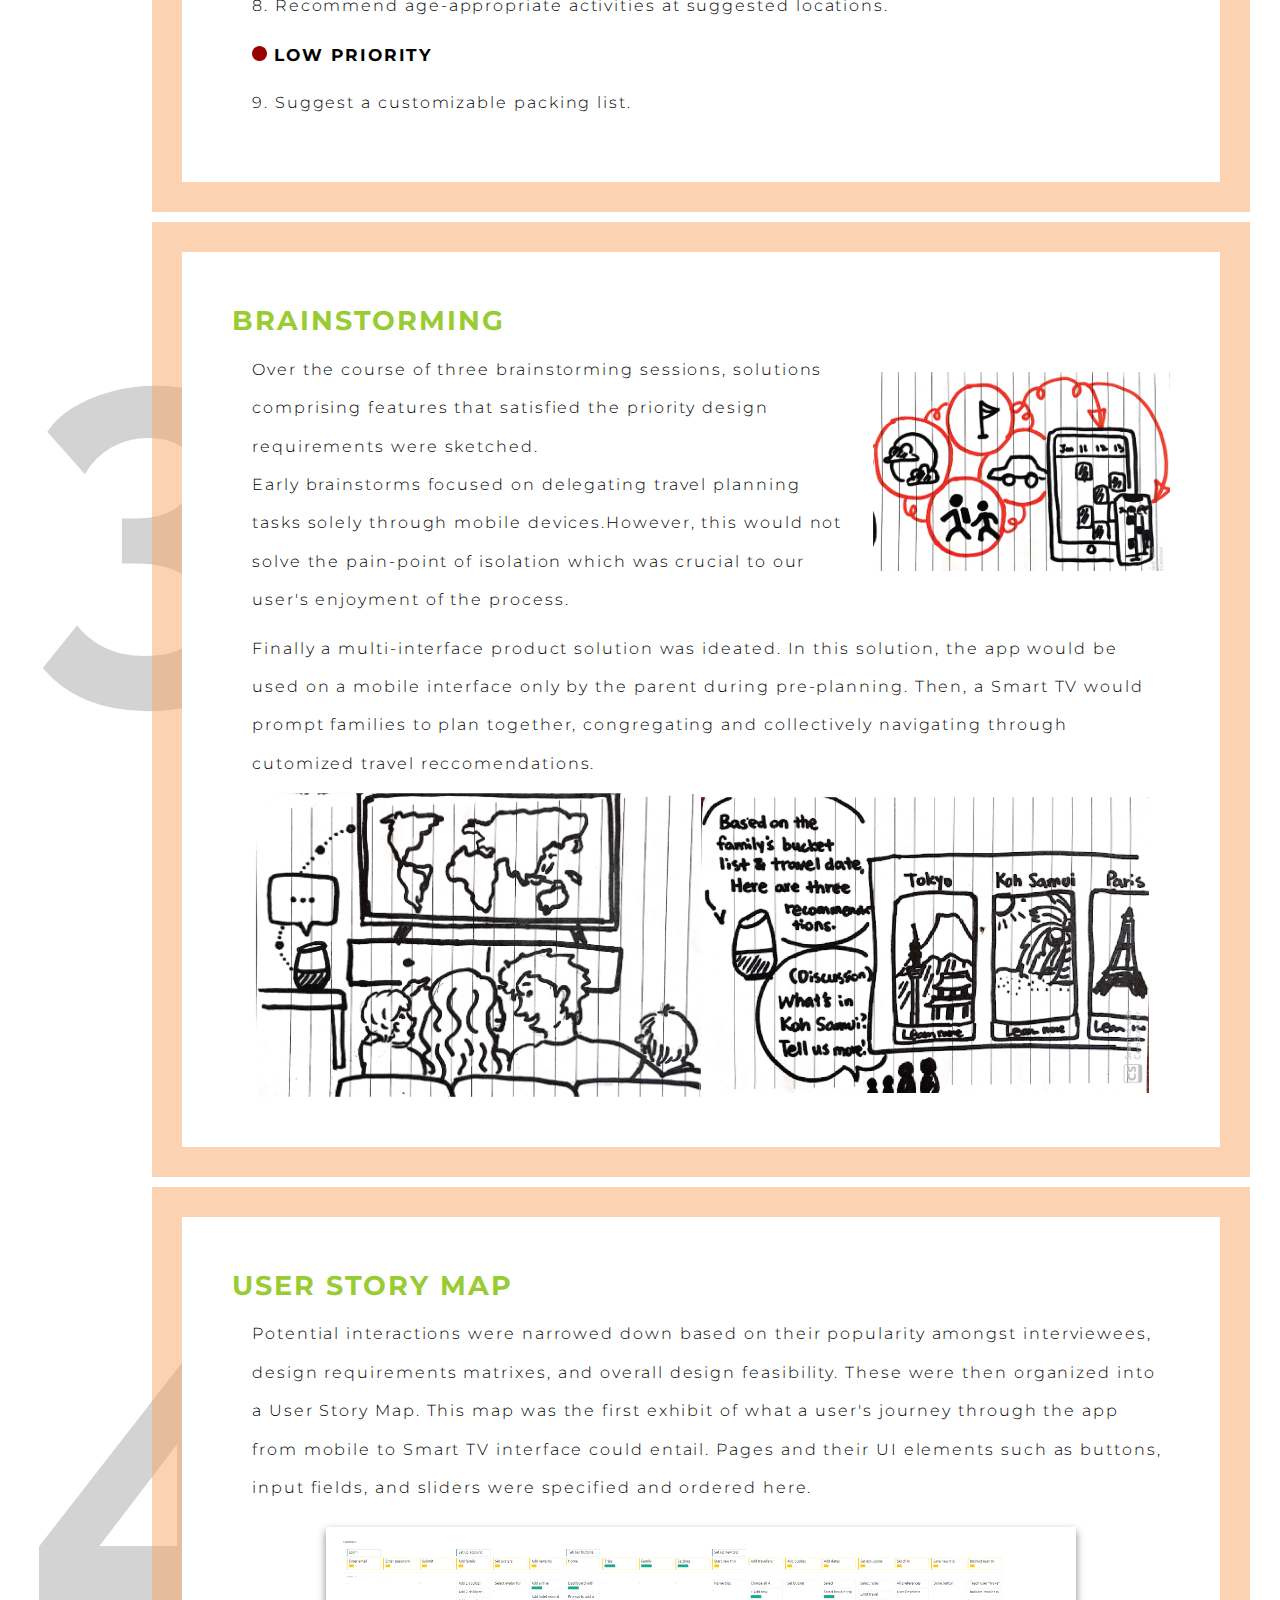
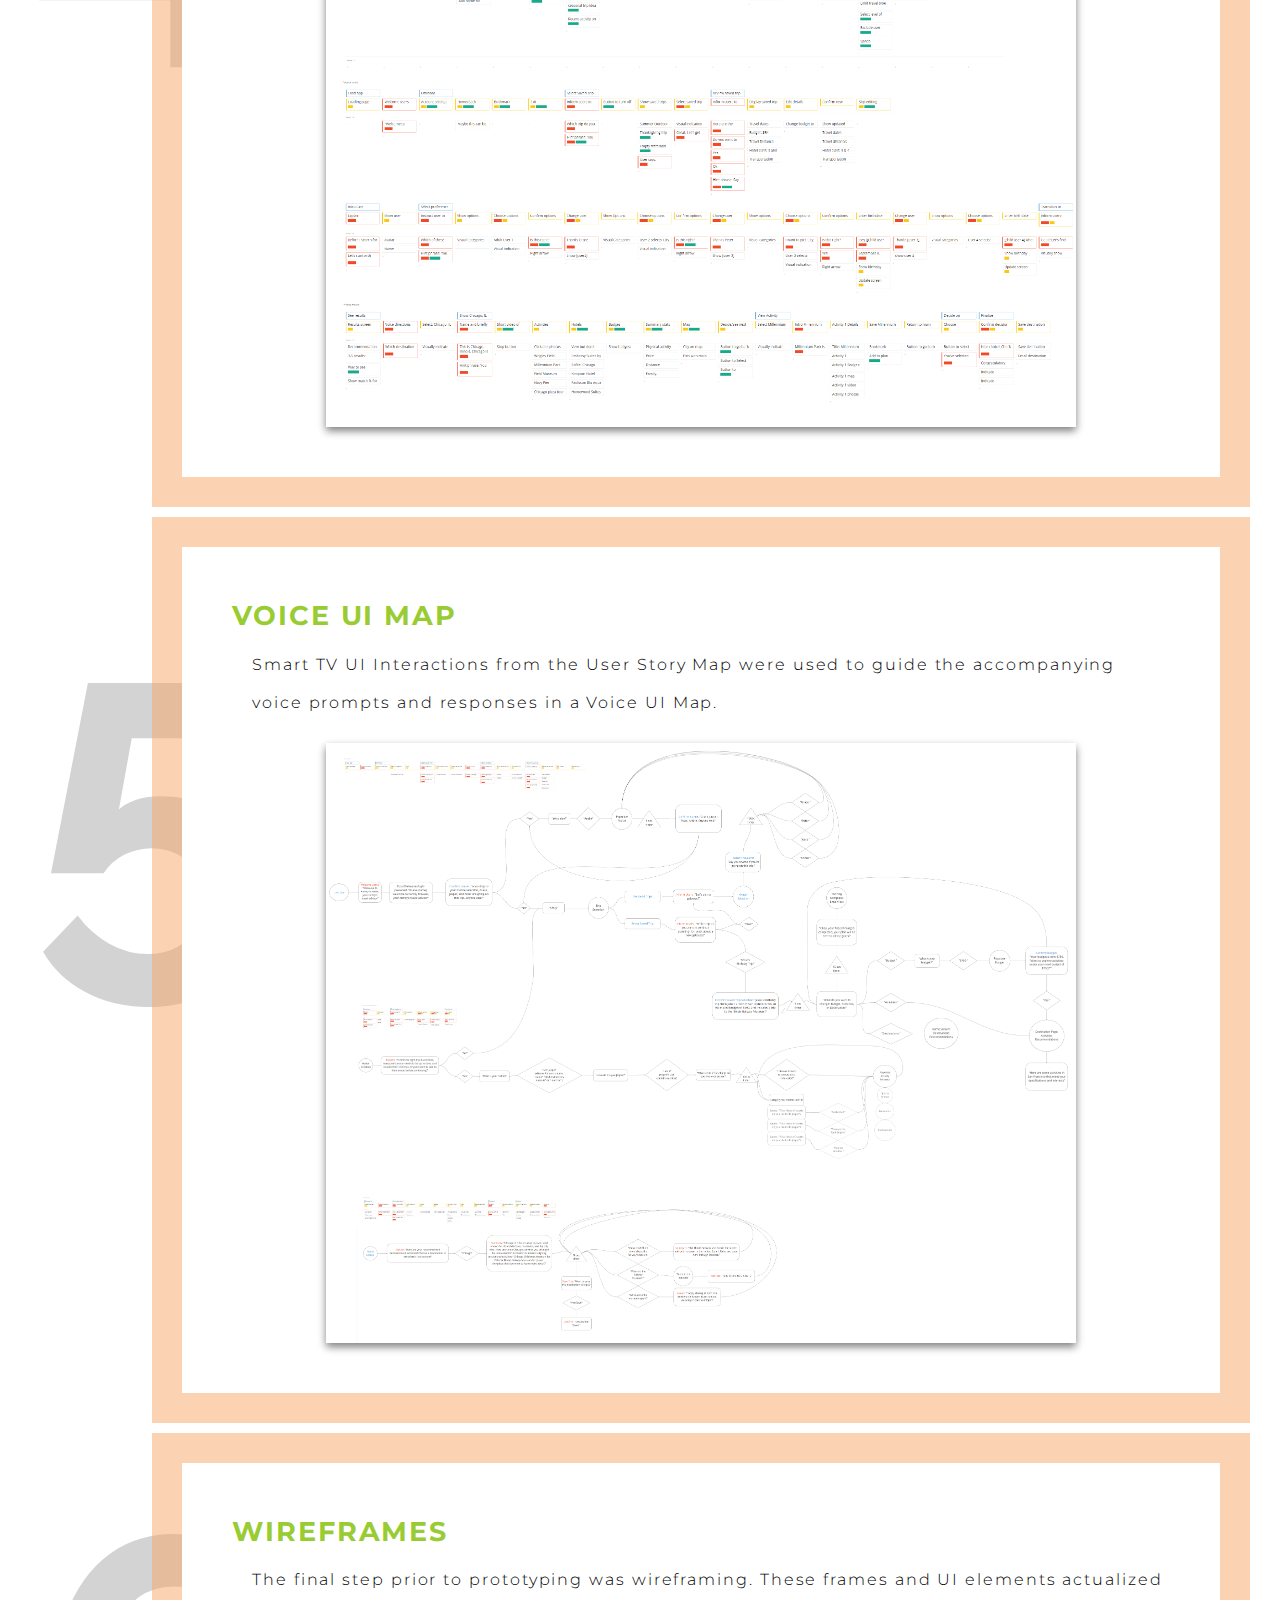
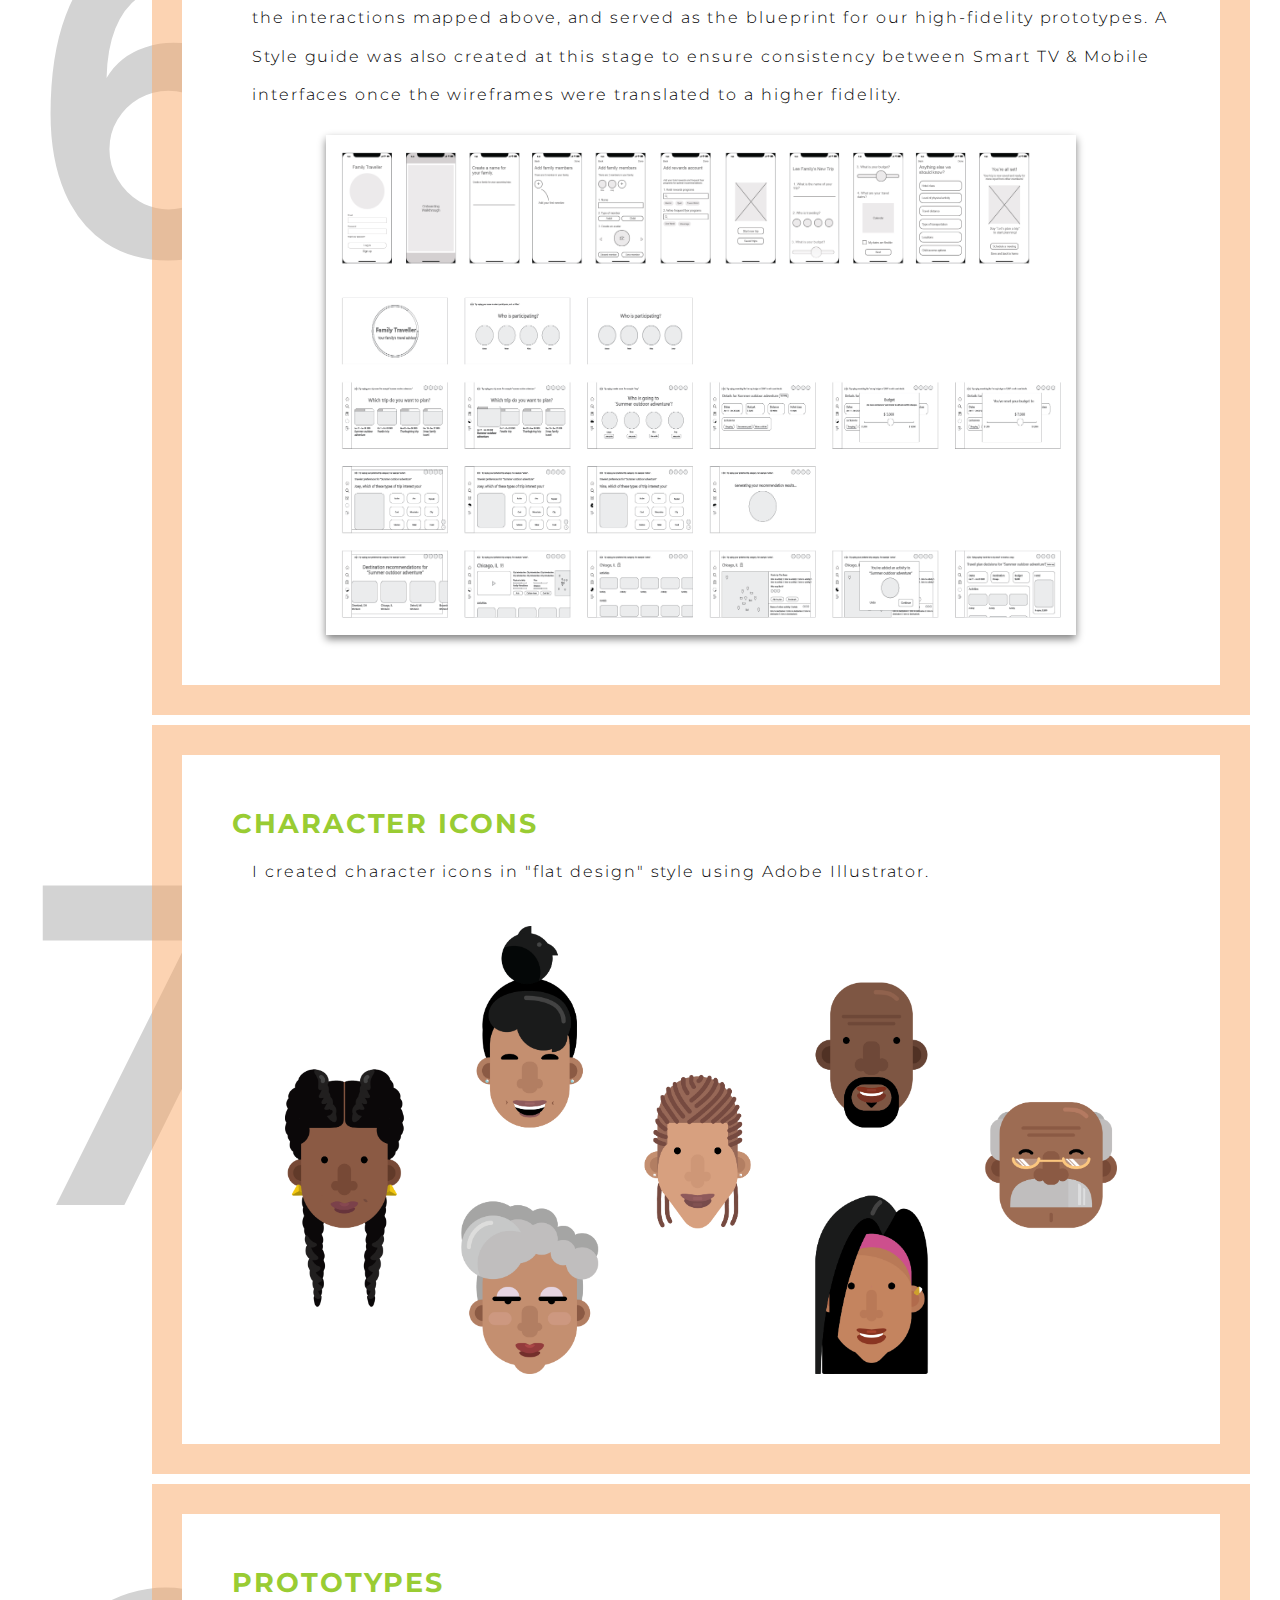
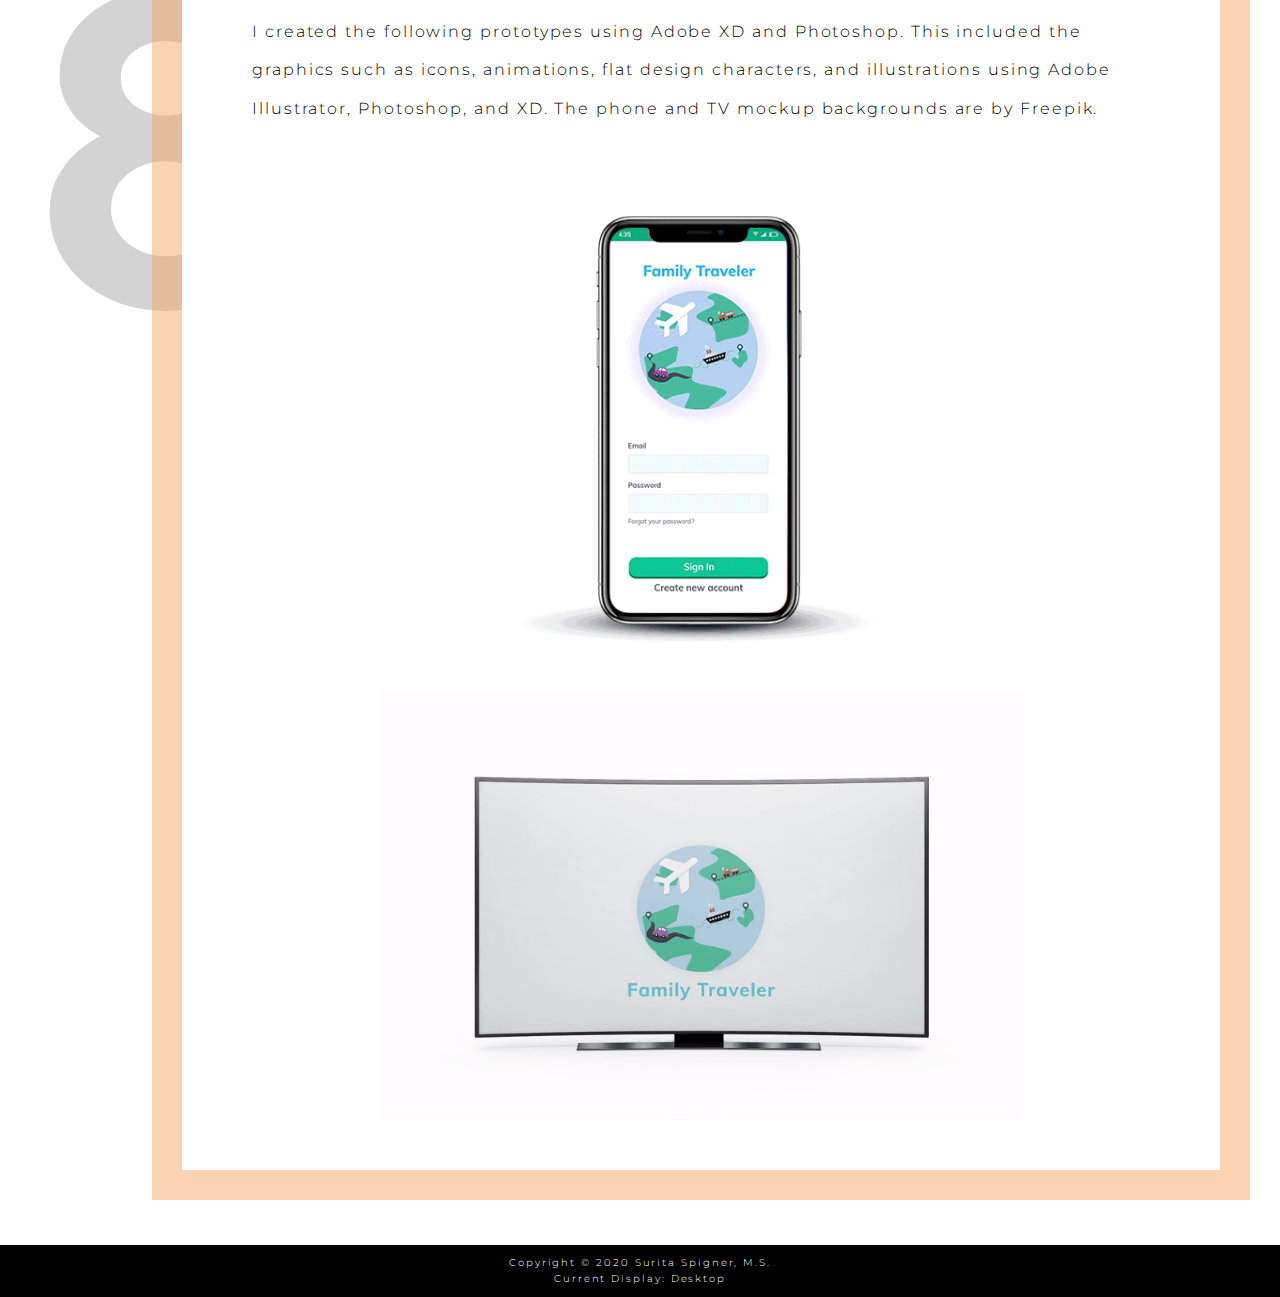
<file: traveler.html>
<!DOCTYPE html>
<html lang="en">
<!--HEAD: NAME OF PAGE AND REFERENCE TO CSS STYLESHEET-->
	<head>
		<!-- Global site tag (gtag.js) - Google Analytics -->
				<script async src="https://www.googletagmanager.com/gtag/js?id=UA-160395307-1"></script>
				<script>
				  window.dataLayer = window.dataLayer || [];
				  function gtag(){dataLayer.push(arguments);}
				  gtag('js', new Date());
				  gtag('config', 'UA-160395307-1');
				</script>

        <script type="text/javascript" src="magnifier.js"></script>


		<!-- Other Head content -->
		<meta charset="UTF-8">
		<title>Process</title>
		<link rel="stylesheet" type="text/css" href="css/html5reset.css">
		<link rel="stylesheet" type="text/css" href="css/style.css">
		<link href="https://fonts.googleapis.com/css?family=Raleway:200&display=swap" rel="stylesheet">
		<link href='https://fonts.googleapis.com/css?family=DM Serif Display' rel='stylesheet'>
		<link href='https://fonts.googleapis.com/css?family=Montserrat' rel='stylesheet'>
		<link rel="shortcut icon" type="image/png" href=images/starfish2.png>		<link rel="shortcut icon" type="image/png" href=images/starfish2.png>
	</head>
	<!-- BODY & NAV -->
		<a id="top"></a><!-- for the button to go to top -->
		<body>
			<header>
				<button id="backtotopbutton">
					<a href="#top">
						<img src="images/uparrow.svg" alt="uparrow"/>
					</a>
				</button>
			<div class="skip">
				<a href="#main">Skip to Main Content</a>
			</div>
			<img src="images/starfish3.png" alt="logo" id = "logo">
			<h1 id = "suritaux">SURITA SPIGNER</h1>
			<nav id = "nav">
				<ul>
					<li class="index"><a class="current" href = index.html> Projects </a></li>
					<li class="resume"><a href = resume.html> Resume </a></li>
					<li class="about"><a href = about.html> About </a></li>
				</ul>
			</nav>
		</header>
<!-- MAIN:PAGE CONTENTS -->
		<main id="main">
<!-- <p id="main" tabindex="-1"> -->

			<!-- <img src="images/cnbc-logo.png" alt="cnbc logo" id = "toplogo"> -->
			<div class="top-flexcontainer">
				<div class="projecttitle-before">Family Traveler Smart TV & Mobile App</div>
				<img id = "cnbcphone" src="images/traveler-iphone.png" alt="iphone with first page of family traveler app"/>
				<div class="projecttitle-after">
					<span style="color: green;
    									margin-right: 7vw;
    									text-align: right;"
					class="projecttitle-after">Family Traveler</span>
					<div class="projecttitle-after">Smart TV & Mobile App</div>
				</div>
			</div>
<!-- Text Effect Citation: http://nimbupani.com/using-background-clip-for-text-with-css-fallback.html -->
			<div class="top-description">
				<p> The following is from a capstone project ideated with three other Master's Candidates at the University of Michigan. <br>Our product offered a family-friendly, engaging alternative to the otherwise isolating task of trip planning.
				<br> In my role as Lead UX Designer, I created all of the following following prototypes, maps, and visuals. <br> Research was conducted in collaboration with team-members.</p>
			</div>
			<div class="container">
<!-- STEP 1 -->
				<div class="step1"> 1 </div>
					<div class = "stepcontent stepcontentborder">
            <div class = "steptitle">PERSONA</div>
              <p>Following preliminary research & interviews on various kinds of travelers, we scoped our focus to target "The Family Traveler" user. For them travel planning was always isolating, boring, and time consuming:
							</p>
							<p id = "quote"> “I have to balance what I want to do with what the kids are able to do. <br>It takes a lot of time and all that work falls on me”
							</p>
							<p>I created a persona that reflected this user's most prominent concerns when it came to planning family trips.
              </p>
              <img class="step-fleximage"
							style='box-shadow: none;'
							src="images/sharonpersona.png" alt="Persona of Sharon user for the Traveler app"/>
					</div>
<!-- STEP 2 -->
				<div class="step2"> 2 </div>
					<div class = "stepcontent stepcontentborder">
            <div class = "steptitle">DESIGN REQUIREMENTS</div>
              <p>
							A Value-Effort matrix was used to narrow down product design requirements which satisfied tasks this user would typically complete when travel planning. Each was scored based on its value to the user, and the effort required to implement it as a feature.
              </p>
							<div id = "dr-container">
									<img src="images/valueeffortdesignreqmatrix.png" alt="Value Effort Design Matrix for family traveler app" id = "dr-pic-before">
									<div id = "dr-text-before">
									<p>
										<p id="priority">
										<img class="dot" src="images/greendot.png" alt="Green dot"/>
										HIGH PRIORITY </p>
										<p>
										1. Present accurate descriptions of destinations and lodging.<br>
										2. Reduce the time it takes to find an appropriate destination.<br>
										3. Inform uses about family-friendly hotels and their amenities.<br>
										4. Consider who is traveling in a user’s group.
										</p>
										<p id="priority">
										<img class="dot" src="images/yellowdot.png" alt="Yellow dot"/> MEDIUM PRIORITY </p>
										<p>
										5. Consider the proximity of lodging to the area’s attractions.<br>
										6. Tailor recommendations to the user’s interests.<br>
										7. Track the user’s “bucket list” destinations.<br>
										8. Recommend age-appropriate activities at suggested locations.
										</p>
										<p id="priority">
										<img class="dot" src="images/reddot.png" alt="Red dot"/>
										LOW PRIORITY</p>
										<p>
										9. Suggest a customizable packing list.
										</p>
									</p>
								</div> <!--text closer div -->
								<!-- <img src="images/valueeffortdesignreqmatrix.png" alt="Value Effort Design Matrix for family traveler app" id = "pic-after"> -->
							</div> <!-- small container closer div -->
					</div>
<!-- STEP 3 -->
				<div class="step3"> 3 </div>
					<div class = "stepcontent stepcontentborder">
            <div class = "steptitle">BRAINSTORMING</div>
							<div id = "bs-container">
								<div id = "bs-inner-container1">
									<div id = "bs-text-before">
										<p>
										Over the course of three brainstorming sessions, solutions comprising features that satisfied the priority design requirements were sketched. <br>Early brainstorms focused on delegating travel planning tasks solely through mobile devices.However, this would not solve the pain-point of isolation which was crucial to our user's enjoyment of the process.
										</p>
									</div> <!--text closer div -->
								<img src="images/travelerbrainstorm2.png" alt="Family brainstorm wide view" id = "bs-pic-after-small">
								</div><!-- inner container 1 closer div -->
								<p>Finally a multi-interface product solution was ideated. In this solution, the app would be used on a mobile interface only by the parent during pre-planning. Then, a Smart TV would prompt families to plan together, congregating and collectively navigating through cutomized travel reccomendations.
              	</p>
								<div id = "bs-inner-container2">
		              <img id = "bs-pic-after" src="images/travelerbrainstorm1.png" alt="Family brainstorm wide view"/>
									<img id = "bs-pic-after" src="images/travelerbrainstorm3.png" alt="Family brainstorm TV interactions and screen close view"/>
								</div><!-- inner container 2 closer div -->
						</div> <!-- container closer div -->
					</div>
<!-- STEP 4 -->
				<div class="step4"> 4 </div>
					<div class = "stepcontent stepcontentborder">
            <div class = "steptitle">USER STORY MAP</div>
            <p> Potential interactions were narrowed down based on their popularity amongst interviewees, design requirements matrixes, and overall design feasibility. These were then organized into a User Story Map. This map was the first exhibit of what a user's journey through the app from mobile to Smart TV interface could entail. Pages and their UI elements such as buttons, input fields, and sliders were specified and ordered here.
            </p>
            <div id= largedesktopmag class="magnifier" style="height: 666px; width: 1000px;">
                <div class="maglens">
                   <img src="images/userstory.png" class="maglarge" alt="User Story diagram for Family Traveler app" ismap="ismap" usemap="#kaart"
                        style="height: 1200px; width:2000px;" />
                </div>
            </div>

						<div id= smalldesktopmag class="magnifier" style="height: 500px; width: 750px;">
								<div class="maglens">
									 <img src="images/userstory.png" class="maglarge" alt="User Story diagram for Family Traveler app" ismap="ismap" usemap="#kaart"
												style="height: 1000px; width:1400px;" />
								</div>
						</div>

						<div id= tabletmag class="magnifier" style="height: 333px; width: 500px;">
								<div class="maglens">
									 <img src="images/userstory.png" class="maglarge" alt="User Story diagram for Family Traveler app" ismap="ismap" usemap="#kaart"
												style="height: 666px; width:1000px;" />
								</div>
						</div>

						<div id= mobilemag class="magnifier" style="height: 160px; width: 250px;">
								<div class="maglens">
									 <img src="images/userstory.png" class="maglarge" alt="User Story diagram for Family Traveler app" ismap="ismap" usemap="#kaart"
												style="height: 333px; width:500px;" />
								</div>
						</div>
					</div><!-- stepcontent closer -->
<!-- STEP 5 -->
				<div class="step5"> 5 </div>
					<div class = "stepcontent stepcontentborder">
            <div class = "steptitle">VOICE UI MAP</div>
							<p>Smart TV UI Interactions from the User Story Map were used to guide the accompanying voice prompts and responses in a Voice UI Map.</p>
              <div id= largedesktopmag class="magnifier" style="height: 800px; width: 1000px;">
                  <div class="maglens">
                     <img src="images/voicemap.png" class="maglarge" alt="voice map for Family Traveler app" ismap="ismap" usemap="#kaart"
                          style="height: 1600px; width: 2000px;" />
                  </div>
              </div>

							<div id= smalldesktopmag class="magnifier" style="height: 600px; width: 750px;">
									<div class="maglens">
										 <img src="images/voicemap.png" class="maglarge" alt="voice map for Family Traveler app" ismap="ismap" usemap="#kaart"
													style="height: 1200px; width:1400px;" />
									</div>
							</div>

							<div id= tabletmag class="magnifier" style="height: 400px; width: 500px;">
									<div class="maglens">
										 <img src="images/voicemap.png" class="maglarge" alt="voice map for Family Traveler app" ismap="ismap" usemap="#kaart"
													style="height: 800px; width:1000px;" />
									</div>
							</div>

							<div id= mobilemag class="magnifier" style="height: 200px; width: 250px;">
									<div class="maglens">
										 <img src="images/voicemap.png" class="maglarge" alt="voice map for Family Traveler app" ismap="ismap" usemap="#kaart"
													style="height: 400px; width:500px;" />
									</div>
							</div>

					</div> <!-- step content closer div -->
<!-- STEP 6 -->
				<div class="step6"> 6 </div>
					<div class = "stepcontent stepcontentborder">
            <div class = "steptitle">WIREFRAMES</div>
            <p> The final step prior to prototyping was wireframing. These frames and UI elements actualized the interactions mapped above, and served as the blueprint for our high-fidelity prototypes. A Style guide was also created at this stage to ensure consistency between Smart TV & Mobile interfaces once the wireframes were translated to a higher fidelity.
            </p>
						<!-- <img class="step-fleximage" src="images/xdstyleguide.png" alt="Style Guide for Traveler App"/> -->
            <div id= largedesktopmag class="magnifier" style="height: 680px; width: 1000px;">
                <div class="maglens">
                   <img src="images/phoneandtvwireframes.png" class="maglarge" alt="Mobile and TV wireframes for Family Traveler app" ismap="ismap" usemap="#kaart"
                        style="height: 1300px; width:2000px;" />
                </div>
            </div>

						<div id= smalldesktopmag class="magnifier" style="height: 500px; width: 750px;">
								<div class="maglens">
									 <img src="images/phoneandtvwireframes.png" class="maglarge" alt="Mobile and TV wireframes for Family Traveler app" ismap="ismap" usemap="#kaart"
												style="height: 1000px; width:1400px;" />
								</div>
						</div>

						<div id= tabletmag class="magnifier" style="height: 333px; width: 500px;">
								<div class="maglens">
									 <img src="images/phoneandtvwireframes.png" class="maglarge" alt="Mobile and TV wireframes for Family Traveler app" ismap="ismap" usemap="#kaart"
												style="height: 666px; width:1000px;" />
								</div>
						</div>

						<div id= mobilemag class="magnifier" style="height: 160px; width: 250px;">
								<div class="maglens">
									 <img src="images/phoneandtvwireframes.png" class="maglarge" alt="Mobile and TV wireframes for Family Traveler app" ismap="ismap" usemap="#kaart"
												style="height: 333px; width:500px;" />
								</div>
						</div>
					</div><!-- stepcontent closer -->
<!-- STEP 7 -->
				<div class="step7"> 7 </div>
					<div class = "stepcontent stepcontentborder">
            <div class = "steptitle">CHARACTER ICONS</div>
              <p>I created character icons in "flat design" style using Adobe Illustrator.
							</p>
							<img class="step-fleximage"
							style='box-shadow: none;'
							src="images/multicultural_characters.png" alt="Characters of different ethnicities"/>
					</div>
<!-- STEP 8 -->
					<div class="step8"> 8 </div>
						<div class = "stepcontent stepcontentborder">
							<div class = "steptitle">PROTOTYPES</div>
								<p>
								I created the following prototypes using Adobe XD and Photoshop.
								This included the graphics such as  icons, animations, flat design characters, and illustrations using Adobe Illustrator, Photoshop, and XD. The phone and TV mockup backgrounds are by Freepik.
								</p>
								<img class= "phonegif" src="videos/iPhoneX_revisedtravelergif.gif" alt="gif demo of family traveler app shot on iphone x"/>
								<img class= "tvgif" src="videos/TV2Mockuprevisedtravelergif1whitecropped.gif" alt="gif demo of family traveler app on tv"/>

								<!-- <img class= "gif" src="videos/iPhoneX_travelerprototype_tripsetup.gif" alt="gif demo of family traveler app shot on iphone x"/>

								<img class= "gif" src="videos/iPhoneX_travelerprototype_tripreferences.gif" alt="gif demo of family traveler app shot on iphone x"/> -->


								<!-- <div class="flex-gallery">
										<div tabindex="0" class="flip-card">
											<div class="flip-card-inner">
												<div class="flip-card-front">
													<img src="images/yellowbar_cnbcredesign_before.png" alt="cnbc screen with yellow bar before" class = "ybar">
													<div class="figstate">Original</div>
												</div>
												<div class="flip-card-back">
													<img src="images/yellowbar_cnbcredesign_after.png" alt="cnbc screen with yellow bar after" class = "ybar" >
													<div class="figstate">Redesign</div>
												</div>
											</div>
										</div>
										<div tabindex="0" class="flip-card">
											<div class="flip-card-inner">
												<div class="flip-card-front">
													<img src="images/yellowbar_cnbcredesign_before.png" alt="cnbc screen with yellow bar before" class = "ybar">
													<div class="figstate">Original</div>
												</div>
												<div class="flip-card-back">
													<img src="images/yellowbar_cnbcredesign_after.png" alt="cnbc screen with yellow bar after" class = "ybar" >
													<div class="figstate">Redesign</div>
												</div>
											</div>
										</div>
							</div> -->
						</div> <!-- Step content container closer -->

			</div> <!-- all steps containercloser -->
		</main>
		<footer>
			<p>Copyright &copy; 2020 Surita Spigner, M.S. </p>
			<div class="mobilefooter"> Current Display: Mobile</div>
			<div class="tabletfooter"> Current Display: Tablet</div>
			<div class="desktopfooter"> Current Display: Desktop</div>
		</footer>
	</body>
</html>
</file>
<file: css/style.css>
/* -----GLOBAL VARS----- */
:root {
--ballstopx: -300px;
/* main colors */

--color1: #99CC33;/* GREEN for WAVE Orig:#99CC33*/
--color2: #F9A764;/* PINK for WAVE Orig:#F9A764*/
--colordark: #3a3e49;
--lightblue: #60D4E4;
--darkblue: #52B8BF;
--transparentcolor1: #99CC331F;
--transparentcolor2: #F9A7647F;
/* fonts */
--font1: 'Montserrat', sans-serif;
--font2: 'Raleway', sans-serif;
--font3: 'DM Serif Display', serif;
--fontcode:'Cutive Mono', serif;
}
/*Citation for root: use: https://www.w3schools.com/css/css3_variables.asp */

/* SKIP TO CONTENT */
.skip a{
  background: white;
  left: 0;
  padding: 6px;
  /* slides down from above */
  -webkit-transition: top 1s ease-out;
  -moz-transition: top 1s ease-out;
  -o-transition: top 1s ease-out;
  transition: top 1s ease-out;
  z-index: 1;
  /*to keep the "skip to content" button above page */
  position: absolute;
  top: -100px;
}
/* Focus has border, and begins as Skip to Content in the upper left */
.skip a:focus {
  position: absolute;
  border: 2px solid black;
  top: 0;
  left: 0;
}

/* SCROLL TO TOP BUTTON */
html{
  scroll-behavior: smooth;
}
/*Go to top button*/
#backtotopbutton {
    position: fixed;
    z-index:99;
    background: none;
    border: none;
    /* color: white; */
    bottom: 70px;
    right: 30px;
    /* max-width: 30px; */
    width: 50px;
    height:50px;
    /* font-size: 12px;
    border-color: rgba(85, 85, 85, 0.2);
    background-color: rgb(100,100,100);
    padding: .5px;
    border-radius: 4px; */
}
#backtotopbutton:hover {
    background-image:url(../images/uparrowbackground.svg);
    background-repeat: no-repeat;
}

/* BODY & sections*/
body{
  /* background-image: url(../images/backgroundwaveblue.png);
  background-size: contain;
  background-position: bottom;
  background-repeat: no-repeat; */
  font-family: var(--font1);
  font-weight: 300;
  font-style: normal;
  line-height: 1.2em;
  font-size: 2em;
  text-decoration: none;
  letter-spacing: .06em;
}

main{
  margin: 30px;
  min-height: calc(100vh - 285px);
  /* SO FOOTER STAYS AT BOTTOM (minusing a higher px moves it up, minusing a lower one moves it down) */
}

/*Keyframes for logo bounce animation*/
@-webkit-keyframes bounce {
  0% {-webkit-transform: translateY(-100px);}
  10%, 30%, 50%, 100% {-webkit-transform: translateY(0);}
  20% {-webkit-transform: translateY(-20px);}
  40% {-webkit-transform: translateY(-5px);}
  60% {-webkit-transform: translateY(-2px);}
}
@-moz-keyframes bounce {
 0% {-webkit-transform: translateY(-100px);}
 10%, 30%, 50%, 100% {-webkit-transform: translateY(0);}
 20% {-webkit-transform: translateY(-20px);}
 40% {-webkit-transform: translateY(-5px);}
 60% {-webkit-transform: translateY(-2px);}
}
@-o-keyframes bounce {
 0% {-webkit-transform: translateY(-100px);}
 10%, 30%, 50%, 100% {-webkit-transform: translateY(0);}
 20% {-webkit-transform: translateY(-20px);}
 40% {-webkit-transform: translateY(-5px);}
 60% {-webkit-transform: translateY(-2px);}
}
@keyframes bounce {
 0% {-webkit-transform: translateY(-100px);}
 10%, 30%, 50%, 100% {-webkit-transform: translateY(0);}
 20% {-webkit-transform: translateY(-20px);}
 40% {-webkit-transform: translateY(-5px);}
 60% {-webkit-transform: translateY(-2px);}
}
/* Citation Bounce:https://www.tutorialspoint.com/css/css_animation_bounce.htm */
#logo, #resumelogo{
 position: relative;
 /* first make a NAME for the animation above */
 -webkit-animation-name: bounce;
 -moz-animation-name: bounce;
 -o-animation-name: bounce;
 animation-name: bounce;
 /* DURATION */
 -webkit-animation-duration: 2s;
 -moz-animation-duration: 2s;
 -o-animation-duration: 2s;
 animation-duration: 2s;
 /* # of times/SO IT DOESNT REPEAT */
 -webkit-animation-iteration-count: 1;
 -moz-animation-iteration-count: 1;
 -o-animation-iteration-count: 1;
 animation-iteration-count: 1;
 /* Stays in final position */
 -webkit-animation-fill-mode: forwards;
 -moz-animation-fill-mode: forwards;
 -o-animation-fill-mode: forwards;
 animation-fill-mode: forwards;
}
#logo{
  height: 100px;
  padding-top: 50px;
}
#resumelogo{
  height:20px;
  margin-top: 50px;
  margin-bottom:0px;
}

#suritaux{
  position: absolute;
  font-size: 50px;
  padding-bottom: 30px;
  text-decoration: none;
  color:var(--colordark);
}

header{
  border-bottom: 3px solid var(--color1);
  display:flex;
  flex-direction: column;
  align-items:center;
  position: relative;
  margin: 30px;
  padding: 10px;
}
nav a{
  font-size:11px;
  color:var(--colordark);
  background-color: transparent;
  text-decoration: none;
  padding: 5px 10px 5px 10px;
}
nav a:hover, nav a:focus{
  color:white;
  background-color:var(--colordark);
  /* border: 2px solid black; */
  padding: 5px 10px 5px 10px;
  transition: .5s ease-in;
  outline: none; /* no default blue border when in focus */
}

nav ul{
  display:flex;
  flex-direction: column;  /*DIRECTION MOBILE ONLY */
  padding-bottom: 10px;
}
nav li{
text-align: center;
}
.current {
font-weight: bold;
background-color: white;
border: 1px solid var(--transparentcolor2);
/* I removed padding bc otherwise it shifts when hovered */
/* padding: 4px 9px 4px 9px; */
}

/*Nav Dropdown */
#nav a {
  display: block;
}
#nav > ul > li ul {
  display:flex;
  flex-direction: row;  /*DIRECTION MOBILE ONLY */
}
/* Citation dropdown no float:https://stackoverflow.com/questions/32521032/how-to-create-dropdown-navigationbar-without-float */



/* UX TEXT ANIMATION */
/* animation: [animation-name] [animation-duration] [animation-timing-function]
[animation-delay] [animation-iteration-count] [animation-direction]
[animation-fill-mode] [animation-play-state]; */

.uxanimation1 {
  display: inline-block;
  text-align: center;
	justify-content:center;
  align-items: center;
  font-family: var(--font3);
  color: var(--color2);
  font-weight: bold;
  font-size: 30px;
  padding-top:50px;
  letter-spacing: 1.7px;
  line-height: 1.7;
}
.UX1, .X1 {
  /* margin: 0 15px; */
  text-align: center;
  align-items: center;
  justify-content: center;
  display: inline-flex;
  animation: hidtovis 2s ease 0s 1 alternate forwards;
  width: 70vw;
}


@keyframes hidtovis {
	0%{opacity:0;}
  100%{opacity:.9;color:#3a3e49}
}

.gallery{
display:flex;
align-items:center;
flex-wrap: wrap;
justify-content: center;
margin: 30px 50px 0px 50px;
padding-top: 5vh;
padding-bottom: 5vh;
/* background-color: white; */
/*background-image: url(../images/beach-palms.jpg); */
background-attachment: fixed; /* Parallax effect */
background-position: right;  /* Parallax effect */
background-repeat: no-repeat; /* Parallax effect */
background-size: cover;       /* Parallax effect */
}
.gallery > a{
border: 10px var(--transparentcolor2) solid;
color: var(--colordark);   /* for WAVE */
font-size: 18px;  /* for WAVE */
text-decoration: none;  /* for WAVE */
text-align: center;  /* for WAVE */
margin: 10px;
width: 100px;
height:100px;
}
.break {
  flex-basis: 100%;
  height: 0;
}
.gallery a:hover{
border: 10px var(--colordark) solid;
transition: .5s ease-in;
}

footer{
background-color: black;
font-size: 10px;
line-height: 16px;
padding:10px;
/* line-height: 2;
    padding: 10px; */
color: white;
margin: 0px;
text-align: center;
}

.desktopfooter, .tabletfooter{
  display: none;
}
.mobilefooter{
  display: block;
}

/* mag */
#smalldesktopmag,#largedesktopmag, #tabletmag{
  display: none;
}
#mobilemag{
  display: block;
}

/* --------------------------------WELCOME ONLY--------------------------------------- */

#image1, #image2, #image3, #image4, #image5, #image6 {
background-position: center;
background-repeat: no-repeat;
background-size: cover;
}
#image1{
background-image: url(../images/cnbc-logo.png);
}
#image2{
background-image: url(../images/evva-logo.png);
}
#image3{
background-image: url(../images/traveler-logo.png);
}
#image4{
background-image: url(../images/fsslogo.png);
}
#image5{
background-image: url(../images/justfutureslogo2.png);
}
#image6{
background-image: url(../images/amazon-logo.png);
}
/* #image7{
background-image: url(../images/fish7.jpg);
}
#image8{
background-image: url(../images/fish8.jpg);
}
#image9{
background-image: url(../images/fish9.jpg);
} */

/* #image1:hover{
background-image: url(../images/fish1.jpg);
}
#image2:hover{
background-image: url(../images/fish2.jpg);
}
#image3:hover{
background-image: url(../images/fish3.jpg);
}
#image4:hover{
background-image: url(../images/fish4.jpg);
} */
/* #image5:hover{
background-image: url(../images/justfutures_logotype.jpg);
}
#image6:hover{
background-image: url(../images/comingsoon.jpg);
}
#image7:hover{
background-image: url(../images/comingsoon.jpg);
}
#image8:hover{
background-image: url(../images/comingsoon.jpg);
}
#image9:hover{
background-image: url(../images/comingsoon.jpg);
} */
/* --------------------------------PROCESS ONLY--------------------------------------- */

.top-flexcontainer{
display:flex;
flex-direction: column;
align-items:center;
flex-wrap: wrap;
justify-content: center;
margin: 30px;
}
#cnbcphone{
  width:100%;
  align-self: center;
}
.projecttitle-after{
  display:none;
}

/* PROJECT TITLE */
.projecttitle-regular{
  width: 100%;
  align-self: center;
  text-align: left;
  color: var(--colordark);
  font-family: var(--font1);
  font-size:3vh;
  background-color: white;
  text-transform: uppercase;
  margin-top: 50px;
}


.projecttitle-before, .projecttitle-after{
  width: 100%;
  align-self: center;
  font-size: 4vw;
  font-weight:bold;
  line-height: 1;
  position: relative;
  font-family: var(--font2);
  /* display: inline-block; */
  margin-top: 50px;
  margin-bottom: 20px;
  text-align: center;      /* MOBILEONLY */
  /* Color fallback */
  color: var(--colordark);
  /* -webkit-background-clip: text;
  -moz-background-clip: text;
  -o-background-clip: text;
  background-clip: text;
  -webkit-text-fill-color: transparent;
  -moz-text-fill-color: transparent;
  -o-text-fill-color: transparent;
  text-fill-color: transparent;
  background-image: url(../images/cnbcbackground.png); */
  /* background-attachment: fixed; /* Parallax effect */
  /* background-position: right;  /* Parallax effect */
  /* background-repeat: no-repeat; /* Parallax effect */
  /* background-size: cover;       /* Parallax effect */
}

/* Change the background position to display letter when the black zone isn't here */
/* .projecttitle-before--no-textzone:before, .projecttitle-after-no-textzone:before {
  background-position: -.75em 0;
} */
/* .projecttitle-before--no-textzone:after, .projecttitle-after-no-textzone:after  {
  content: none;
} */
/* Use Background-size cover for photo background and no-repeat background */
/* .projecttitle-before--cover,.projecttitle-before--cover:before,
.projecttitle-after--cover, .projecttitle-after--cover:before {
  background-repeat: no-repeat;
  -webkit-background-size: cover;
  -moz-background-size: cover;
  -o-background-size: cover;
  background-size: cover;
  background-position: 50% 50%;
} */
/* CITATION: Background image text effect https://codepen.io/Jintos/pen/crlxk */


/* DESCRIPTION BELOW CONTAINER */
.top-description,.top-description-left{
  color: var(--colordark); /* make contrast */
  background-color: white; /* make contrast */
  font-family: var(--font2);
  font-size: 16px;
  line-height: 1.7em;
  text-align: center;
  font-style: italic;
  margin-top:40px;
  margin-bottom: 55px;
}
.top-description-left{
  text-align: left;
  margin-left:30px;
  margin-top:0px;
  margin-bottom: 80px;
}

/* STEPS */
.container{
  display: grid;
  grid-column: 1fr;
  grid-row-gap: 10px;
  padding-top:25px;
  padding-bottom:15px;
}
.stepcontent{
  padding:50px;
  margin-top: auto;
  margin-bottom: auto;
}
.stepcontent p {
  padding-left: 20px;
  padding-top: 10px;
  font-size: 16px;
}
/* step content flexed with image */
.step-flexcontainer{
  display:flex;
  flex-direction: column;
  align-items:center;
  flex-wrap: wrap;
  justify-content: center;
}
.stepcontent-before{
  padding:0px;
}

.step-fleximage{
  /* box-shadow: 0 4px 8px 0 grey; */
  display: block;
  margin-top: 15px;
  margin-left: auto;
  margin-right: auto;
  width: 65vw;
  padding: 20px;
}
.flex-gallery{
display:flex;
align-items:left;
flex-wrap: wrap;
flex-direction: row;
justify-content: left;
}
.small-flex-paragraph{
  display: inline-block;
}
.small-step-fleximage{
  box-shadow: 0 4px 8px 0 grey;
  display: inline-block;
  margin-top: 15px;
  /* margin-left: auto;
  margin-right: auto; */
  width: 10vw;
}

.bold{
  font-weight: bold;
  color: var(--colordark);
}
/* scope*/
#sc-container, #sc-inner-container{
  display: flex;
  flex-direction: column;
  align-items: center;
}
#sc-pic-before, .affin-pic-before, .amz-pic-before{
  width:100%;
  align-self: center;
  margin:20px;
}
#sc-text-before{
  width:100%;
  margin:20px;
}

#sc-text-before ul li, #sc-text-before ol li{
  font-family: var(--font1);
  font-weight: 300;
  font-style: normal;
  line-height: 2em;
  font-size: 16px;
  text-decoration: none;
  letter-spacing: .06em;
}

/* design reqs*/
#dr-container{
  display: flex;
  flex-direction: column;
  align-items: center;
}
#dr-pic-after{
  align-self: center;
  margin: 10px;
  width: 35vw;
  height: auto;
}
#dr-pic-before{
  width:100%;
  align-self: center;
}
#dr-text-before{
  width:100%;
  font-size: 13px;
}
#priority{
  font-size: 17px;
  font-weight: bold;
}

/* brainstorming */
#bs-container{
  display: flex;
  flex-direction: column;
  align-items: flex-start;
}
#bs-text-before{
  width:100%;
  font-size: 13px;
}
#bs-pic-after{
  align-self: center;
  margin-top: 10px;
  width: 100%;
  height: auto;
}
#bs-pic-after-small{
  align-self: center;
  margin-top: 10px;
  width: 100%;
  height: auto;
}



#quote, #quote-fss, #quote-amazon {
  font-family: var(--font2);
  font-style: italic;
  font-weight: bold;
  color: darkgrey;
  text-align: center;
  padding-left: 30px;
  padding-top: 20px;
  font-size: 20px;
}
#quote-fss{
  text-align: left;
  padding:0px;
  padding-left: 70px;
  padding-top: 10px;
}
#quote-amazon{
  font-family: var(--fontcode);
  text-align: left;
  padding:0px;
  padding-left: 20px;
  padding-top: 10px;
}
#researchq1, #researchq2{
  font-family: var(--font2);
  font-weight: bold;
  color: lightgrey;
  line-height: 2em;
  text-align: center;
  padding-left: 30px;
  padding-top: 20px;
  font-size: 25px;
}
#researchq2{
  color: darkgrey;
}

#feature-title{
  font-weight: bold;
  color: var(--color2);
  text-align: center;
  padding-top: 90px;
  font-size: 25px;
}




/* family traveler prototypes */
.phonegif{
  display: block;
  margin-left: auto;
  margin-right: auto;
  width: 40vw;
}
.tvgif{
  display: block;
  margin-left: auto;
  margin-right: auto;
  width: 50vw;
}

/* evva prototypes */
.miniphonegif{
  display: block;
  margin-left: auto;
  margin-right: auto;
  width: 15vw;
  padding:75px;
}
.threephones{
  display: block;
  margin-left: auto;
  margin-right: auto;
  width: 50vw;
  padding:30px;
}




/* bold top of bullet list */
.subtitle {
  padding-top:2vh;
  font-weight: bold;
  font-size: 20px;
  color: var(--color1);
}


/* combo of bullet and bold top part */
.stepcontent ul, .stepcontent ol{
  padding-left: 80px;
  line-height: normal;
  font-size: 13px;
  color: var(--colordark);
}
/* bullet part */
.stepcontent li{
  padding-top: 1vw;
}
.stepcontentborder{
  background-color: white;
  border: 5px solid var(--transparentcolor2);
  -webkit-background-clip: padding-box; /* Safari */
  -moz-background-clip: padding-box;
  -o-background-clip: padding-box;
  background-clip: padding-box; /* IE9+, Firefox 4+, Opera, Chrome
  /* Citation:transparent border webkit:https://stackoverflow.com/questions/4062001/can-you-set-a-border-opacity-in-css */
}
.steptitle{
color:var(--color1);
font-size:3vh;
font-family: var(--font1);
background-color: white;
font-weight: bold;
text-transform: uppercase;
}
.step1, .step2, .step3, .step4, .step5, .step6, .step7, .step8{
  font-size:10vh;
  font-weight: bold;
  font-family: var(--font2);
  text-align: center;
  color:lightgrey;
  z-index:-1;
  line-height: normal;
}

/* FLIPCARDS */
.flip-card {
  background-color: transparent;
  /* height: 40vw; */
  margin-left: auto;
  margin-right: auto;
  width: 10vw;
  height: 20vw;
  margin-top: 70px;
  margin-bottom: 40px;
}
/* FLIPCARD IMAGES (height MUST STAY SAME AS FLIPCARD) */
.livetv, .sec15, .cc, .ybar{
width: 100%;
box-shadow: 0 4px 8px 0 rgba(0,0,0,4);
}

.flip-card-inner {
position: relative;
width: 100%;
height: 100%;
text-align: center;
-webkit-transition: transform 0.6s;
-moz-transition: transform 0.6s;
-o-transition: transform 0.6s;
transition: transform 0.6s;
transform-style: preserve-3d;
}
.figstate{
  text-align: center;
  font-weight: bold;
  /* padding-top: 10px; */
  font-size: 10px;
}
/* different figstate colors front and back */
.flip-card-back {
-webkit-transform: rotateY(180deg);
-moz-transform: rotateY(180deg);
-o-transform: rotateY(180deg);
transform: rotateY(180deg);
-webkit-animation-name: rotateY(180deg);
-moz-animation-name: rotateY(180deg);
-o-animation-name: rotateY(180deg);
animation-name: rotateY(180deg);
color: var(--color1);
}
.flip-card-front {
color: grey;
}
/* both focus and hover so that accessible for focus only ppl */
.flip-card:hover .flip-card-inner, .flip-card:focus .flip-card-inner {
-webkit-transform: rotateY(180deg);
-moz-transform: rotateY(180deg);
-o-transform: rotateY(180deg);
transform: rotateY(180deg);

}
.flip-card-front, .flip-card-back {
position: absolute;
background-color: transparent;
width: 100%;
height: 100%;
/* so orig and redesign dont overlap */
-webkit-backface-visibility: hidden;
-moz-backface-visibility: hidden;
-o-backface-visibility: hidden;
backface-visibility: hidden;
}
/* Flipcard Citation:https://www.w3schools.com/howto/tryit.asp?filename=tryhow_css_flip_card */
/* FLIPCARD RESIZE */
/* --------------------------------FSS ONLY--------------------------------------- */





/* --------------------------------MSC ONLY--------------------------------------- */







/* --------------------------------AMAZON ONLY--------------------------------------- */






/* --------------------------------RESUME ONLY--------------------------------------- */
.minilogo{
  margin-top: 0px;
  text-align: center;
}

/* link display */
.minititle-resume,.minititle-resume a:visited, .minititle-resume a:link {
  font-size: 16px;
  text-align: center;
  margin-top: 75px;
  margin-bottom: 50px;
  text-decoration: none;
  color:var(--lightblue);
  line-height: .7em;
  font-weight:bold;
}
/* mouse over and select link */
.minititle-resume a:hover, .minititle-resume a:active {
  color:var(--darkblue);
}

#resumeimage{
  display: block;
  margin-left: auto;
  margin-right: auto;
  height:auto;
  width:70vw;
}
#resumebackground{
  margin: 30px 50px 0px 50px;
  padding-top: 12vh;
  padding-bottom: 15vh;
  background-image: url(../images/beach-palms.jpg);
  background-attachment: fixed; /* Parallax effect */
  background-position: right;  /* Parallax effect */
  background-repeat: no-repeat; /* Parallax effect */
  background-size: cover;       /* Parallax effect */
}


#iframe-resume{
  display: block;
  margin-left: auto;
  margin-right: auto;
  background-image:url(../images/beach-palms.jpg)
  /* margin-top: 50px; */
  /* margin-bottom: 50px; */
  box-shadow: 0 4px 8px 0 rgba(0, 0, 0, 1);
  width: 55vw;
  height: 120vh;

}
/* --------------------------------REDESIGN ONLY--------------------------------------- */
/*Magnifier*/
.magnifier {
  overflow: hidden;
  position: relative;
  box-shadow: 0 4px 8px 0 grey;
  display: block;
  margin-top:20px;
  margin-left: auto;
  margin-right: auto;
}
.dot{
  height:15px;
}
/* style for the DIV that is the magnifier lens */
.maglens {
  position: absolute;
  overflow: hidden;
  width: 300px;
  height: 200px;
}

/* style for the small IMG that appears on the page */
.magsmall {
  position: absolute;
  border-style: none;
}

/* style for the magnified image, using a clip rectangle */
.maglarge {
  position: absolute;
  border-style: none
}
/* --------------------------------ABOUT ONLY--------------------------------------- */
#about-container{
  display: flex;
  flex-direction: column;
  align-items: center;
  margin: 30px;
}

#profile-pic-before{
  width: 100%;
  align-self: center;
}
#about-text{
  width:100%;
  font-size: 13px;
}
#about-text h2{
  font-family: var(--font3);
  color: var(--colordark);
  font-weight: bold;
  font-size: 30px;
  letter-spacing: 1.5px;
  line-height: 1.5;
  padding-bottom: 10px;
}
#profile-pic-after{
  display:none;
}
.quotes{
  padding: 50px;
}
.recco-bold, .recco-quote, .recco-person{
  text-align: center;
  color:grey;
  font-style: italic;
  font-size: 15px;
}
.recco-quote{
    padding: 80px;
}
.recco-bold{
  font-weight: bold;
  padding: 0px;
}
.recco-person{
    font-style: normal;
    font-weight: bold;
    color: darkgrey;
}

/* Contact Me! */
h4{
  font-size: 30px;
  font-family: var(--font3);
  letter-spacing: 1.5px;
  line-height: 1.5;
  color: var(--color1);
  text-align: left;
  padding-top: 50px;
  padding-left: 30px;
  margin-left: inherit;
  line-height: normal;
}

/* CONTACT FORM */
.form-container form{
  display: grid;
  grid-template-columns: 1fr;
  grid-template-rows: repeat(7, 40px) 100px 40px ;
  grid-row-gap: 7px;
  padding:10px 45px 30px 30px; /*order: top right bottom left */
  margin: 15px 1vw 30px 1vw;   /*order: top right bottom left */
  border-radius: 2px;   /* curved border */
}

label{
  font-size: 14px;
  grid-column: 1/span 1;
  align-items: start;
}

/* ALL INPUT FIELDS */
textarea, input[type=text], input[type=email]{
    border-radius: 3px;   /* curved border */
    border: 1px solid var(--colordark);
    padding: 10px;
}
/* hover */
textarea:hover, input[type=text]:hover, input[type=email]:hover{
    border: 2px solid var(--color2);
}
/* onclick & while typing */
textarea:focus, input[type=text]:focus, input[type=email]:focus{
    border: 2px solid var(--color1);
    background-color: var(--transparentcolor1);
    outline: none;  /* no default blue border when in focus */
}


/* SUBMIT BUTTON */
input[type=submit]{
  background-color:var(--colordark);
  border: none;
  color: white;
  padding: 10px 30px;
  cursor: pointer;
}
input[type=submit]:hover, input[type=submit]:focus{
  background-color: var(--color1);
  outline: none;  /* no default blue border when in focus */

}
input[type=submit]:active{
  background-color: var(--color2);

}
/*###################################################################################################################TABLET##############################################################################################################*/



/* ---------------------------PROCESS TABLET---------------------------------------------------------- */
@media all and (min-width: 800px){
  /* top container: row */
.top-flexcontainer{
    flex-direction: row;
}
  /* project title in upper right */
.projecttitle-after{
    display: flex;
    align-self: center;
    text-align: left;
}
.projecttitle-before{
    display:none;
}
.projecttitle-after, #cnbcphone{
    margin: 30px;
    width:30%;
}

/* step content flexed with image */
.step-flexcontainer{
    flex-direction: row;
}
.stepcontent-before{
    align-self: center;
    text-align: left;
}
.stepcontent-before{
  margin: 0px;
  text-indent: 0px;
  height:auto;
  width: auto;
}

/* STEPS*/
.container{
grid-template-columns: 10% 90%;
}
.stepcontent{
  grid-column: 2 /span 1;
}
.steptitle{
  grid-column: 2 / span 1;
}
.step-fleximage{
  grid-column: 2 / span 1;
}
.stepcontentborder{
  border: 30px solid var(--transparentcolor2);
}
.step1, .step2, .step3, .step4, .step5, .step6, .step7, .step8{
  grid-column: 1 / span 1;
  font-size:50vh;
  text-align: right;
}


/* -----------------------------ABOUT TABLET------------------------------------------------- */

/* about container: row */
#about-container{
    flex-direction: row;
}
/* profile pic in upper right */
#profile-pic-after{
  display: flex;
  align-self: flex-start;
  width:30%;
}
/* inherit line height from body so not close together */
#about-text{
  line-height: inherit;
}
/* remove before prof pic */
#profile-pic-before{
  display:none;
}
#profile-pic-after, #about-text{
  margin: 30px;
}

/* CONTACT FORM */
.form-container form{
  grid-template-columns: 100px 250px 100px;
  grid-template-rows: repeat(8, 40px);
  padding:10px 100px 30px 100px;/*order: top right bottom left */
}
/* ALL INPUT FIELDS */
textarea, input[type=text], input[type=email]{
    margin-top: 5px;
}
input[type=text], input[type=email]{
  grid-column: 2/span 1;
}
textarea{
  grid-column: 2/span 2;
  grid-row: 4/ span 4;
}

label{
  font-size: 14px;
  grid-column: 1/span 1;
  text-align: center;
  align-items: start;
}

/* SUBMIT BUTTON */
input[type=submit]{
  grid-row: 8/span 1;
  grid-column: 3/ span 1;
  border: none;
  color: white;
  padding: 10px 30px;
  cursor: pointer;
}



/*-----NAV& footer tablet---------------------------------------------------------------------------*/
nav{
padding: 0px;
display:block;
margin-right:10px;
}
nav ul{
flex-direction: row;
}
nav a{
font-size:10px;
}
/* Dropdown */
#nav > ul > li {
  display: inline-block;
  position: relative;
}
#nav > ul > li ul {
  position: absolute;
  display: none;
}
#nav > ul > li:hover ul {
  display: block;
}

/* FOOTER */
.tabletfooter{
  display: block;
}
.mobilefooter, .desktopfooter{
  display: none;
}

/* mag */

#tabletmag{
  display: block;
}
#mobilemag, #largedesktopmag, #smalldesktopmag{
  display: none;
}
}

/*################ SMALL DESKTOP#############################################*/
@media all and (min-width: 1000px){

/* sticky header */

header{
  display: flex;
  flex-direction: row;
  justify-content: space-between;
}

/* rolling logo ANIMATION */
@-webkit-keyframes roll {
from {transform:rotate(0deg); left:-999px; top:-15px;}
to {transform:rotate(1230deg); left:var(--ballstopx); top:-15px;}
}
@-moz-keyframes roll {
  from {transform:rotate(0deg); left:-999px; top:-15px;}
  to {transform:rotate(1230deg); left:var(--ballstopx); top:-15px;}
}
@-o-keyframes roll {
  from {transform:rotate(0deg); left:-999px; top:-15px;}
  to {transform:rotate(1230deg); left:var(--ballstopx); top:-15px;}
}
@keyframes roll {
  from {transform:rotate(0deg); left:-999px; top:-15px;}
  to {transform:rotate(1230deg); left:var(--ballstopx); top:-15px;}
}
#logo{
height: 120px;
position: relative;
padding-top: 0px;
z-index: 2;
/* first make a NAME for the animation above */
-webkit-animation-name: roll;
-moz-animation-name: roll;
-o-animation-name: roll;
animation-name: roll;
/* duration*/
-webkit-animation-duration: 3s;
-moz-animation-duration: 3s;
-o-animation-duration: 3s;
animation-duration: 3s;
/* # of times/SO IT DOESNT REPEAT */
-webkit-animation-iteration-count: 1;
-moz-animation-iteration-count: 1;
-o-animation-iteration-count: 1;
animation-iteration-count: 1;
/* Stays in final position */
-webkit-animation-fill-mode: forwards;
-moz-animation-fill-mode: forwards;
-o-animation-fill-mode: forwards;
animation-fill-mode: forwards;
}
/* ---------------------------WELCOME DESKTOP---------------------------------------------------------- */

/* GALLERY */
.gallery > a{
width: 300px;
height: 300px;
}

/* ---------------------------PROTOTYPE DESKTOP---------------------------------------------------------- */
/* brainstorming */
#bs-container{
  display: flex;
  flex-direction: column;
  align-items: center;
}
#bs-text-before{
  width:100%;
  font-size: 13px;
}
#bs-pic-after-small{
  padding-left: 20px;
  padding-top: 20px;
  align-self: flex-start;
  max-height: 200px;
  width: auto;
}
#bs-inner-container1{
  display: flex;
  flex-direction: row;
  align-items: flex-start;
}
#bs-inner-container2{
  display: flex;
  flex-direction: row;
  align-items: center;
}
#bs-pic-after{
  align-self: center;
  margin-top: 10px;
  width: 35vw;
  height: auto;
}


/* ---------------------------ABOUT DESKTOP---------------------------------------------------------- */

/* ABOUT */
#about-container{
  display: flex;
  flex-direction: row;
  align-items: center;
}
#profile-pic-after{
  align-self: center;
}
#about-text{
  width:100%;
  font-size: 13px;
}
/* CONTACT FORM */
.form-container form{
  grid-template-columns: 100px 250px 20% 100px;
  grid-template-rows: repeat(8, 40px);
  padding:10px 100px 30px 100px;/*order: top right bottom left */
}
/* email & name FIELDS */
input[type=text], input[type=email]{
  grid-column: 2/span 1;
}
/* message */
textarea{
  grid-column: 2/span 3;
  grid-row: 4/ span 4;
}

/* SUBMIT BUTTON */
input[type=submit]{
  grid-row: 8/span 1;
  grid-column: 4/ span 1;
}

/* ---------------------------NAV & FOOTER---------------------------------------------------------- */

nav{
/* text-align: right; */
padding: 10px 0px;
display:inline-block;
margin-right:10px;
}
nav ul{
flex-direction: row;
}
nav a{
font-size:1vw;
}
/* FOOTER */
.desktopfooter{
  display: block;
}
.tabletfooter, .mobilefooter{
  display:none;
}

/* mag */
#smalldesktopmag{
  display: block;
}
#tabletmag, #mobilemag, #largedesktopmag{
  display:none;
}

}/* closing desktop bracket */

/*################ LARGE DESKTOP#############################################*/
@media all and (min-width: 1300px){
#largedesktopmag{
  display: block;
}
#tabletmag, #mobilemag, #smalldesktopmag{
  display:none;
}



/* design reqs desktop*/
#dr-container{
  display: flex;
  flex-direction: row;
  align-items: center;
}
#dr-pic-before{
  width:40vw;
  align-self:center;
}
#dr-text-before{
  width:100%;
  font-size: 13px;
  align-self: flex-start;
}

/* scope desktop*/
#sc-container{
  display: flex;
  flex-direction: row;
  align-items: center;
}
#sc-container-col{
  display: flex;
  flex-direction: row;
  align-items: center;
}
#sc-inner-container{
  display: flex;
  flex-direction: column;
  align-items: flex-start;
}
#sc-pic-before{
  width:400px;
  align-self:center;
}
.affin-pic-before{
  width:400px;
  align-self:center;
}
.amz-pic-before{
  width:500px;
  align-self:center;
}
#sc-text-before{
  width:100%;
  align-self: flex-start;
}


}/* closing large desktop bracket */

/* REDUCE MOTION */
@media screen and (prefers-reduced-motion: reduce){
html{
  scroll-behavior: auto; /* Removes scroll animation */
}
.skip a{
  -webkit-transition: none;
  -moz-transition: none;
  -o-transition: none;
  transition: none;
}
#logo, #resumelogo{
  -webkit-animation: none;
  -moz-animation: none;
  -o-animation: none;
  animation: none;
}
nav a:hover{
transition: none;
}
.gallery a:hover:nth-child(even), .gallery a:hover:nth-child(odd){
transition: none;
}
.flip-card-inner {
-webkit-transition: none;
-moz-transition: none;
-o-transition: none;
transition: none;
}

} /* reduced motion closing bracket */
</file>
